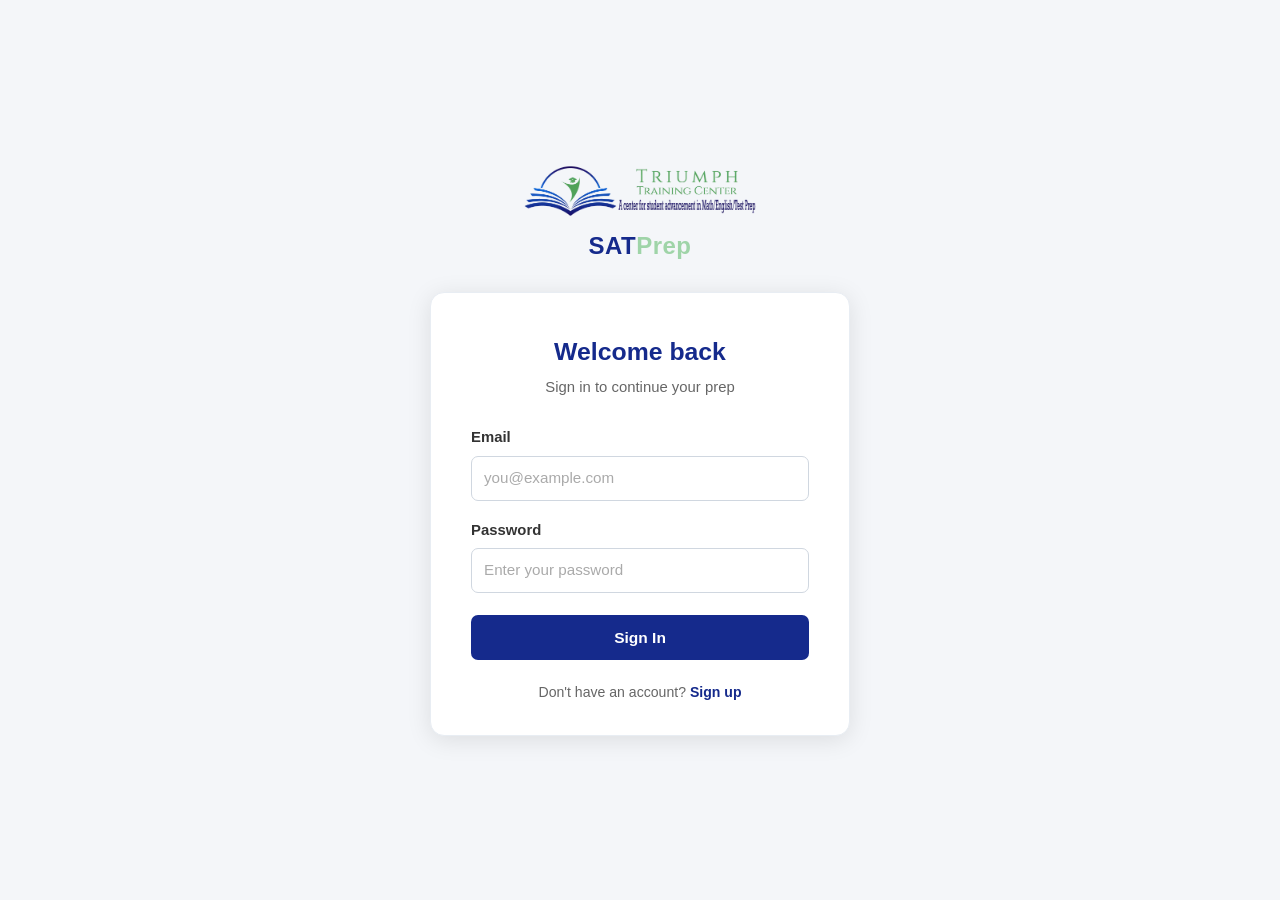
<file: index.html>
<!DOCTYPE html>
<html lang="en">
<head>
  <meta charset="UTF-8" />
  <meta name="viewport" content="width=device-width, initial-scale=1.0" />
  <title>SAT Prep – Home</title>
  <link rel="stylesheet" href="css/reset.css?v=2026-03-15" />
  <link rel="stylesheet" href="css/style.css?v=2026-03-15" />
  <link rel="stylesheet" href="css/index.css?v=2026-03-15" />
  <script src="js/auth.js"></script>
</head>
<body>
<script>requireAuth();</script>

  <nav class="navbar">
    <div class="logo"><img src="logo.webp" alt="Logo" style="height:36px;width:auto;display:block;flex-shrink:0;"> SAT<span>Prep</span></div>
    <ul class="nav-links">
      <li><a href="index.html" class="active">Home</a></li>
      <li><a href="results.html">Results</a></li>
      <li><a href="account.html">Account</a></li>
      <li id="adminNavLink" class="hidden"><a href="admin.html">Admin Dashboard</a></li>
    </ul>
    <script>
      if (sessionStorage.getItem('userRole') === 'admin') {
        document.getElementById('adminNavLink').classList.remove('hidden');
      }
    </script>
    <div class="notif-wrap" id="notifWrap">
      <button class="notif-bell" id="notifBell" aria-label="Notifications">
        <svg width="20" height="20" viewBox="0 0 24 24" fill="none" stroke="currentColor" stroke-width="2" stroke-linecap="round" stroke-linejoin="round">
          <path d="M18 8A6 6 0 0 0 6 8c0 7-3 9-3 9h18s-3-2-3-9"/><path d="M13.73 21a2 2 0 0 1-3.46 0"/>
        </svg>
        <span class="notif-badge hidden" id="notifBadge"></span>
      </button>
      <div class="notif-pane hidden" id="notifPane">
        <div class="notif-pane-head">
          <span class="notif-pane-title">Notifications</span>
          <button class="notif-mark-all" id="notifMarkAll">Mark all read</button>
        </div>
        <div class="notif-prefs">
          <label class="notif-pref-label"><input type="checkbox" id="prefQuizReminders" /><span>Quiz Reminders</span></label>
          <label class="notif-pref-label"><input type="checkbox" id="prefWeeklyReports" /><span>Weekly Reports</span></label>
        </div>
        <ul class="notif-list" id="notifList">
          <li class="notif-empty">You're all caught up!</li>
        </ul>
      </div>
    </div>
    <button class="btn-signout" onclick="logout()">Sign Out</button>
  </nav>

  <main class="home-main">

    <!-- Left: primary content -->
    <div class="home-content">

      <!-- Section 1: Assigned Tests -->
      <section class="home-section">
        <div class="section-header">
          <h2>Your Assigned Tests</h2>
          <div class="toggle-group">
            <button class="toggle-btn toggle-active" onclick="setToggle(this, 'tests-active', 'tests-past')">Active</button>
            <button class="toggle-btn" onclick="setToggle(this, 'tests-past', 'tests-active')">Past</button>
          </div>
        </div>
        <div id="tests-active">
          <div class="assigned-empty">
            <svg width="40" height="40" viewBox="0 0 24 24" fill="none" stroke="currentColor" stroke-width="1.5">
              <rect x="3" y="4" width="18" height="16" rx="2"/>
              <path d="M8 2v4M16 2v4M3 10h18"/>
            </svg>
            <p>No active tests assigned.</p>
          </div>
        </div>
        <div id="tests-past" class="hidden">
          <div class="assigned-empty">
            <svg width="40" height="40" viewBox="0 0 24 24" fill="none" stroke="currentColor" stroke-width="1.5">
              <rect x="3" y="4" width="18" height="16" rx="2"/>
              <path d="M8 2v4M16 2v4M3 10h18"/>
            </svg>
            <p>No past tests found.</p>
          </div>
        </div>
      </section>

      <!-- Section 2: Practice -->
      <section class="home-section">
        <div class="section-header">
          <h2>Practice &amp; Prepare</h2>
          <div class="toggle-group">
            <button class="toggle-btn toggle-active" onclick="setToggle(this, 'practice-active', 'practice-past')">Active</button>
            <button class="toggle-btn" onclick="setToggle(this, 'practice-past', 'practice-active')">Past</button>
          </div>
        </div>
        <div id="practice-active">
          <div class="practice-cards">
            <a href="topic-questions.html" class="practice-card">
              <div class="practice-card-icon">
                <svg width="32" height="32" viewBox="0 0 24 24" fill="none" stroke="currentColor" stroke-width="1.5">
                  <path d="M12 20h9"/>
                  <path d="M16.5 3.5a2.121 2.121 0 0 1 3 3L7 19l-4 1 1-4L16.5 3.5z"/>
                </svg>
              </div>
              <div class="practice-card-text">
                <h3>Practice Problems</h3>
                <p>Work through targeted questions by topic — Math or Reading &amp; Writing.</p>
              </div>
              <span class="practice-card-arrow">→</span>
            </a>
            <a href="test-library.html" class="practice-card">
              <div class="practice-card-icon">
                <svg width="32" height="32" viewBox="0 0 24 24" fill="none" stroke="currentColor" stroke-width="1.5">
                  <path d="M4 19.5A2.5 2.5 0 0 1 6.5 17H20"/>
                  <path d="M6.5 2H20v20H6.5A2.5 2.5 0 0 1 4 19.5v-15A2.5 2.5 0 0 1 6.5 2z"/>
                </svg>
              </div>
              <div class="practice-card-text">
                <h3>Practice Test Library</h3>
                <p>Take the full-length practice tests your instructor has unlocked for you.</p>
              </div>
              <span class="practice-card-arrow">→</span>
            </a>
          </div>
        </div>
        <div id="practice-past" class="hidden">
          <div id="practiceHistory"></div>
        </div>
      </section>

    </div><!-- /home-content -->

    <!-- Right: motivational sidebar -->
    <aside class="home-sidebar">

      <!-- Goal Card -->
      <div class="goal-card">
        <div class="goal-card-header">
          <span class="goal-card-title">Score Goals</span>
          <button class="goal-edit-btn" id="goalEditBtn">Edit</button>
        </div>

        <!-- Total score summary -->
        <div class="goal-total">
          <div class="goal-total-scores">
            <div class="goal-total-block">
              <span class="goal-total-val" id="totalCurrentScore">—</span>
              <span class="goal-total-lbl">Current</span>
            </div>
            <div class="goal-total-arrow">
              <svg width="16" height="16" viewBox="0 0 24 24" fill="none" stroke="currentColor" stroke-width="2.5" stroke-linecap="round" stroke-linejoin="round">
                <path d="M5 12h14M13 6l6 6-6 6"/>
              </svg>
            </div>
            <div class="goal-total-block">
              <span class="goal-total-val goal-total-target" id="totalTargetScore">—</span>
              <span class="goal-total-lbl">Target</span>
            </div>
          </div>
          <div class="goal-total-bar-track">
            <div class="goal-total-bar-fill" id="totalBarFill" style="width:0%"></div>
            <div class="goal-total-bar-marker hidden" id="totalBarMarker"></div>
          </div>
          <div class="goal-total-gap" id="totalGapText">Set subject targets to see your total goal.</div>
        </div>

        <!-- Per-subject detail -->
        <div class="goal-subject-divider"></div>
        <div class="goal-subject-tabs">
          <button class="goal-subject-tab goal-subject-tab-active" data-subject="math">Math</button>
          <button class="goal-subject-tab" data-subject="rw">Reading & Writing</button>
        </div>
        <div class="goal-scores">
          <div class="goal-score-block">
            <span class="goal-score-val" id="currentScore">—</span>
            <span class="goal-score-lbl">Current</span>
          </div>
          <div class="goal-arrow">
            <svg width="18" height="18" viewBox="0 0 24 24" fill="none" stroke="currentColor" stroke-width="2.5" stroke-linecap="round" stroke-linejoin="round">
              <path d="M5 12h14M13 6l6 6-6 6"/>
            </svg>
          </div>
          <div class="goal-score-block">
            <span class="goal-score-val goal-score-target" id="targetScore">—</span>
            <span class="goal-score-lbl">Target</span>
          </div>
        </div>
        <div class="goal-bar-wrap">
          <div class="goal-bar-track">
            <div class="goal-bar-fill" id="goalBarFill" style="width:0%"></div>
            <div class="goal-bar-marker hidden" id="goalBarMarker"></div>
          </div>
          <div class="goal-bar-ends">
            <span>200</span><span>800</span>
          </div>
        </div>
        <div class="goal-gap-text" id="goalGapText">Set a target to track your progress.</div>
        <div class="goal-edit-row hidden" id="goalEditRow">
          <input type="number" id="goalInput" min="200" max="800" step="10" placeholder="e.g. 700" />
          <button id="goalSaveBtn">Save</button>
        </div>
      </div>

      <div class="streak-card">
        <div class="streak-left">
          <span class="streak-flame">🔥</span>
          <div>
            <div class="streak-count" id="streakCount">0</div>
            <div class="streak-label">day streak</div>
          </div>
        </div>
        <div class="streak-divider"></div>
        <div class="streak-stats">
          <div class="streak-stat">
            <span class="streak-stat-val" id="statTotal">0</span>
            <span class="streak-stat-lbl">questions answered</span>
          </div>
          <div class="streak-stat">
            <span class="streak-stat-val" id="statSessions">0</span>
            <span class="streak-stat-lbl">tests completed</span>
          </div>
        </div>
        <div class="streak-message" id="streakMessage">Start practicing to build your streak!</div>
      </div>

      <div class="activity-card">
        <div class="activity-header">Recent Activity</div>
        <ul class="activity-list" id="activityList">
          <li class="activity-empty">No activity yet — jump into a practice session!</li>
        </ul>
      </div>

      <!-- Score Trend -->
      <div class="trend-card" id="trendCard" style="display:none">
        <div class="trend-header">
          <span class="trend-title">Score Trend</span>
          <span class="trend-delta" id="trendDelta"></span>
        </div>
        <svg id="trendChart" class="trend-svg" viewBox="0 0 220 60" preserveAspectRatio="none"></svg>
        <div class="trend-labels" id="trendLabels"></div>
      </div>

      <!-- Weak Skills -->
      <div class="weak-card" id="weakCard" style="display:none">
        <div class="trend-header">
          <span class="trend-title">Needs Work</span>
        </div>
        <ul class="weak-list" id="weakList"></ul>
      </div>

    </aside>

  </main>

  <!-- Past Test Review Modal -->
  <div id="pastReviewModal" class="past-review-modal" role="dialog" aria-modal="true" aria-labelledby="prTitle">
    <div class="past-review-backdrop" onclick="closePastReview()"></div>
    <div class="past-review-panel">

      <div class="past-review-header">
        <div class="past-review-title-group">
          <h2 class="past-review-title" id="prTitle">Full Practice Test</h2>
          <span class="past-review-date" id="prDate"></span>
        </div>
        <button class="past-review-close" onclick="closePastReview()" aria-label="Close">
          <svg width="20" height="20" viewBox="0 0 24 24" fill="none" stroke="currentColor" stroke-width="2" stroke-linecap="round" stroke-linejoin="round"><line x1="18" y1="6" x2="6" y2="18"/><line x1="6" y1="6" x2="18" y2="18"/></svg>
        </button>
      </div>

      <!-- Overview Stats (also act as filter buttons) -->
      <div class="past-overview-grid">
        <button class="past-overview-stat past-overview-incorrect" id="prTabIncorrect" onclick="switchReviewTab('incorrect')">
          <span class="past-overview-val" id="prIncorrect">0</span>
          <span class="past-overview-lbl">Wrong</span>
        </button>
        <button class="past-overview-stat past-overview-skipped" id="prTabSkipped" onclick="switchReviewTab('skipped')">
          <span class="past-overview-val" id="prSkipped">0</span>
          <span class="past-overview-lbl">Skipped</span>
        </button>
        <button class="past-overview-stat past-overview-correct" id="prTabCorrect" onclick="switchReviewTab('correct')">
          <span class="past-overview-val" id="prCorrect">0</span>
          <span class="past-overview-lbl">Correct</span>
        </button>
        <div class="past-overview-stat past-overview-accuracy">
          <span class="past-overview-val" id="prAccuracy">0%</span>
          <span class="past-overview-lbl">Accuracy</span>
        </div>
      </div>

      <!-- Quiz Review -->
      <div id="prQuizSection">

        <div class="pr-quiz-progress-wrap">
          <div class="pr-quiz-progress-bar-track">
            <div class="pr-quiz-progress-bar-fill" id="prProgressBar" style="width:0%"></div>
          </div>
          <span class="pr-quiz-progress-text" id="prProgress">1 / 1</span>
        </div>

        <div class="pr-question-card">
          <div class="pr-question-meta">
            <span class="pr-subject-tag" id="prSubject"></span>
          </div>
          <div class="pr-passage" id="prPassage" style="display:none"></div>
          <div class="pr-question-text" id="prQuestionText"></div>
          <div class="pr-choices" id="prChoices"></div>
        </div>

        <div class="pr-footer">
          <div class="pr-feedback hidden" id="prFeedback"></div>
          <div class="pr-footer-btns">
            <button class="pr-nav-btn" id="prPrev" onclick="reviewPrev()">&#8592; Prev</button>
            <button class="pr-check-btn" id="prCheckBtn" onclick="checkReviewAnswer()" disabled>Check Answer</button>
            <button class="pr-nav-btn pr-nav-next hidden" id="prNext" onclick="reviewNext()">Next &#8594;</button>
          </div>
        </div>

      </div>

    </div>
  </div>

  <script src="js/accessibility.js"></script>
  <script src="js/notifications.js"></script>
  <script src="js/goal.js"></script>
  <script src="js/streak.js"></script>
  <script src="js/past-tests.js"></script>
  <script src="js/assigned-tests.js"></script>
</body>
</html>
</file>
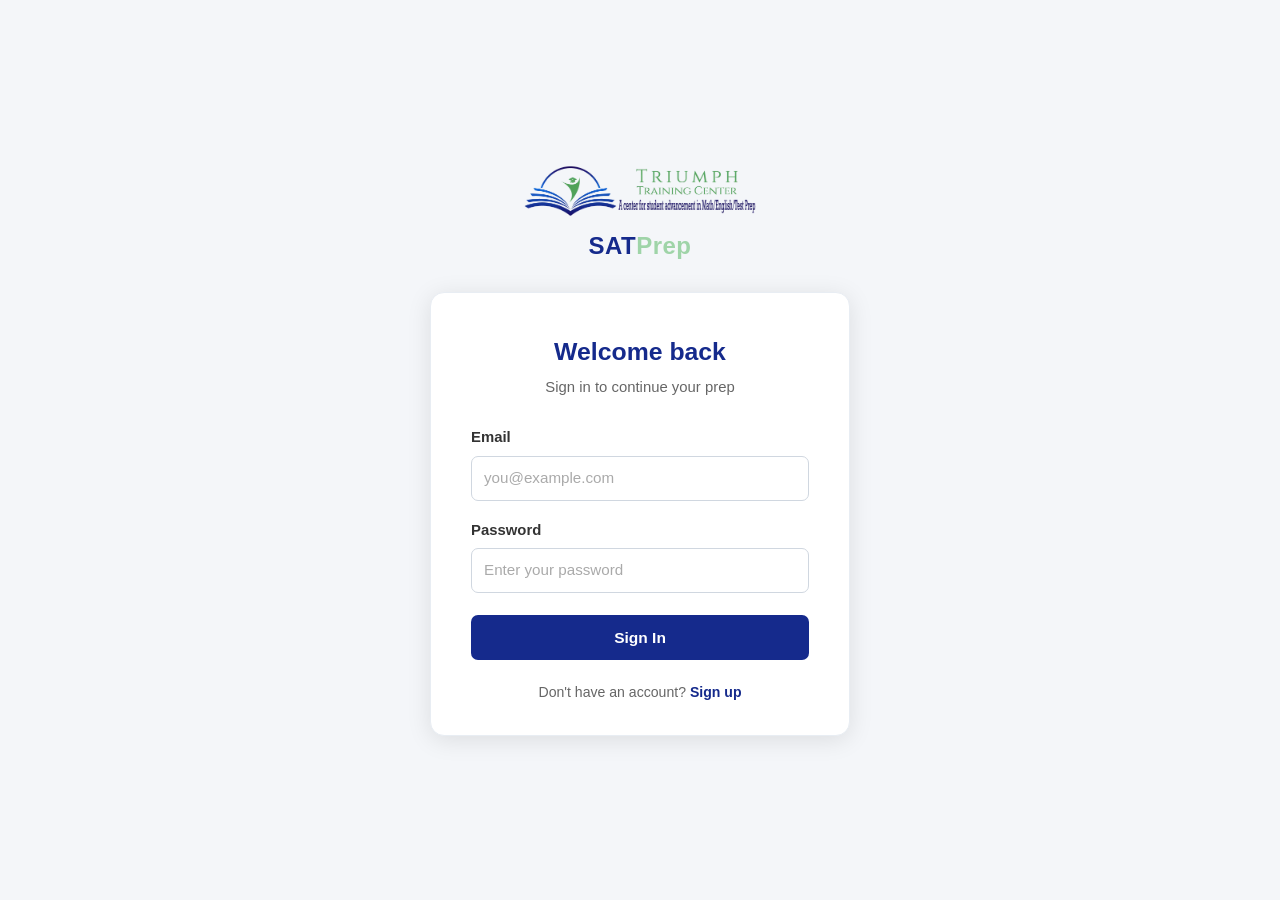
<file: account.html>
<!DOCTYPE html>
<html lang="en">
<head>
  <meta charset="UTF-8" />
  <meta name="viewport" content="width=device-width, initial-scale=1.0" />
  <title>SAT Prep – Account</title>
  <link rel="stylesheet" href="css/reset.css?v=2026-03-15" />
  <link rel="stylesheet" href="css/style.css?v=2026-03-15" />
  <script src="js/auth.js"></script>
</head>
<body>
<script>requireAuth();</script>

  <nav class="navbar">
    <div class="logo"><img src="logo.webp" alt="Logo" style="height:36px;width:auto;display:block;flex-shrink:0;"> SAT<span>Prep</span></div>
    <ul class="nav-links" id="navLinks">
      <li><a href="index.html">Home</a></li>
      <li><a href="test-library.html">Practice Tests</a></li>
      <li><a href="results.html">Results</a></li>
      <li><a href="topic-questions.html">Topic Questions</a></li>
      <li><a href="account.html" class="active">Account</a></li>
    </ul>
    <script>
      if (sessionStorage.getItem('userRole') === 'admin') {
        document.getElementById('navLinks').innerHTML =
          '<li><a href="admin.html">Dashboard</a></li>' +
          '<li><a href="index.html">Student View</a></li>' +
          '<li><a href="account.html" class="active">Account</a></li>';
      }
    </script>
    <div class="notif-wrap" id="notifWrap">

      <button class="notif-bell" id="notifBell" aria-label="Notifications">
        <svg width="20" height="20" viewBox="0 0 24 24" fill="none" stroke="currentColor" stroke-width="2" stroke-linecap="round" stroke-linejoin="round">
          <path d="M18 8A6 6 0 0 0 6 8c0 7-3 9-3 9h18s-3-2-3-9"/><path d="M13.73 21a2 2 0 0 1-3.46 0"/>
        </svg>
        <span class="notif-badge hidden" id="notifBadge"></span>
      </button>
      <div class="notif-pane hidden" id="notifPane">
        <div class="notif-pane-head">
          <span class="notif-pane-title">Notifications</span>
          <button class="notif-mark-all" id="notifMarkAll">Mark all read</button>
        </div>
        <div class="notif-prefs">
          <label class="notif-pref-label"><input type="checkbox" id="prefQuizReminders" /><span>Quiz Reminders</span></label>
          <label class="notif-pref-label"><input type="checkbox" id="prefWeeklyReports" /><span>Weekly Reports</span></label>
        </div>
        <ul class="notif-list" id="notifList">
          <li class="notif-empty">You're all caught up!</li>
        </ul>
      </div>
    </div>
    <button class="btn-signout" onclick="logout()">Sign Out</button>
  </nav>

  <div class="page-container">
    <div class="placeholder-hero">
      <h1>Account</h1>
      <p>Manage your profile, settings, and sign-in preferences.</p>
    </div>
    <div class="placeholder-cards">
      <div class="card" id="profile-card" onclick="openProfileModal()">
        <h3>Profile</h3>
        <p>Update your name and email address.</p>
      </div>
      <div class="card" id="settings-card" onclick="openSettingsModal()">
        <h3>Settings</h3>
        <p>Adjust notifications, accessibility options, and preferences.</p>
      </div>
      <div class="card" id="security-card" onclick="openSecurityModal()">
        <h3>Security</h3>
        <p>Set up two-factor authentication for your account.</p>
      </div>
    </div>
  </div>

  <!-- Settings Modal -->
  <div id="settings-modal" class="modal hidden">
    <div class="modal-content">
      <div class="modal-header">
        <h2>Settings</h2>
        <button class="modal-close" onclick="closeSettingsModal()">&times;</button>
      </div>
      <form id="settings-form" class="settings-form profile-form">
        <!-- Notifications Section -->
        <div class="settings-section">
          <h3>Notifications</h3>
          <div class="form-group">
            <label class="form-checkbox">
              <input type="checkbox" id="emailNotifications" name="emailNotifications" />
              <span>Email Notifications</span>
            </label>
          </div>
        </div>

        <!-- Accessibility Section -->
        <div class="settings-section">
          <h3>Accessibility</h3>
          <div class="form-group">
            <label class="form-checkbox">
              <input type="checkbox" id="darkMode" name="darkMode" />
              <span>Dark Mode</span>
            </label>
          </div>
          <div class="form-group">
            <label class="form-checkbox">
              <input type="checkbox" id="largeText" name="largeText" />
              <span>Large Text</span>
            </label>
          </div>
          <div class="form-group">
            <label class="form-checkbox">
              <input type="checkbox" id="highContrast" name="highContrast" />
              <span>High Contrast</span>
            </label>
          </div>
        </div>

        <!-- Preferences Section -->
        <div class="settings-section">
          <h3>Preferences</h3>
          <div class="form-group">
            <label for="language">Language</label>
            <select id="language" name="language">
              <option value="english">English</option>
              <option value="spanish">Spanish</option>
              <option value="french">French</option>
              <option value="chinese">Chinese</option>
            </select>
          </div>
          <div class="form-group">
            <label for="learningPace">Learning Pace</label>
            <select id="learningPace" name="learningPace">
              <option value="slow">Slow (Detailed)</option>
              <option value="moderate">Moderate (Balanced)</option>
              <option value="fast">Fast (Condensed)</option>
            </select>
          </div>
          <div class="form-group">
            <label for="studyGoal">Weekly Study Goal (hours)</label>
            <input type="number" id="studyGoal" name="studyGoal" min="1" max="50" placeholder="Enter hours per week" />
          </div>
        </div>

        <div class="form-actions">
          <button type="button" class="btn btn-outline" onclick="closeSettingsModal()">Cancel</button>
          <button type="submit" class="btn btn-primary">Save Settings</button>
        </div>
      </form>
    </div>
  </div>

  <!-- Security Modal -->
  <div id="security-modal" class="modal hidden">
    <div class="modal-content">
      <div class="modal-header">
        <h2>Two-Factor Authentication</h2>
        <button class="modal-close" onclick="closeSecurityModal()">&times;</button>
      </div>

      <div class="security-body">
        <!-- State: 2FA disabled -->
        <div id="mfa-disabled-view" class="settings-section hidden">
          <p>Add an extra layer of security to your account by requiring a code from an authenticator app when you sign in.</p>
          <div class="form-actions">
            <button type="button" class="btn btn-primary" id="startEnrollBtn">Enable Two-Factor Authentication</button>
          </div>
        </div>

        <!-- State: enrollment in progress -->
        <div id="mfa-enroll-view" class="settings-section hidden">
          <p>Scan this QR code with your authenticator app (e.g. Google Authenticator, Authy):</p>
          <div id="mfa-qr-container" class="mfa-qr-container"></div>
          <p class="mfa-manual-label">Can't scan it? Enter this code manually:</p>
          <code id="mfa-manual-secret" class="mfa-manual-secret"></code>

          <form id="mfa-confirm-form" class="settings-form">
            <div class="form-group">
              <label for="mfaEnrollCode">Enter the 6-digit code from your app</label>
              <input type="text" id="mfaEnrollCode" name="mfaEnrollCode" inputmode="numeric" maxlength="6" placeholder="123456" required />
              <p class="field-error" id="mfaEnrollCodeError">Please enter the 6-digit code.</p>
            </div>
            <div class="form-actions">
              <button type="button" class="btn btn-outline" id="cancelEnrollBtn">Cancel</button>
              <button type="submit" class="btn btn-primary">Confirm & Enable</button>
            </div>
          </form>
        </div>

        <!-- State: 2FA enabled -->
        <div id="mfa-enabled-view" class="settings-section hidden">
          <p class="mfa-status-on">Two-factor authentication is <strong>enabled</strong> on your account.</p>
          <div class="form-actions">
            <button type="button" class="btn btn-outline-danger" id="showDisableFormBtn">Disable Two-Factor Authentication</button>
          </div>
        </div>
      </div>
    </div>
  </div>

  <!-- Disable 2FA Confirmation Dialog (nested on top of Security modal) -->
  <div id="disable-2fa-dialog" class="modal hidden">
    <div class="confirm-dialog">
      <h3>Turn off two-factor authentication?</h3>
      <p>Turning off two-factor authentication will make your account less secure.</p>
      <form id="mfa-disable-form">
        <div class="form-group">
          <label for="mfaDisablePassword">Password</label>
          <input type="password" id="mfaDisablePassword" name="mfaDisablePassword" autocomplete="current-password" required />
          <p class="field-error" id="mfaDisableError"></p>
        </div>
        <div class="form-actions">
          <button type="button" class="btn btn-outline" id="cancelDisableBtn">Cancel</button>
          <button type="submit" class="btn btn-outline-danger">Turn off</button>
        </div>
      </form>
    </div>
  </div>

  <!-- Profile Modal -->
  <div id="profile-modal" class="modal hidden">
    <div class="modal-content">
      <div class="modal-header">
        <h2>Edit Profile</h2>
        <button class="modal-close" onclick="closeProfileModal()">&times;</button>
      </div>
      <form id="profile-form" class="profile-form">
        <div class="form-group">
          <label for="fullName">Full Name</label>
          <input type="text" id="fullName" name="fullName" placeholder="Enter your full name" required />
        </div>
        <div class="form-group">
          <label for="email">Email</label>
          <input type="email" id="email" name="email" placeholder="Enter your email address" required />
        </div>
        <div class="form-actions">
          <button type="button" class="btn btn-outline" onclick="closeProfileModal()">Cancel</button>
          <button type="submit" class="btn btn-primary">Save Changes</button>
        </div>
      </form>
    </div>
  </div>

  <footer class="footer">
    <p>© 2026 SAT Prep Platform</p>
  </footer>

  <script src="js/accessibility.js"></script>
  <script src="js/notifications.js"></script>
  <script src="js/settings.js"></script>
  <script src="js/profile.js"></script>
  <script src="js/security.js"></script>

</body>
</html>
</file>
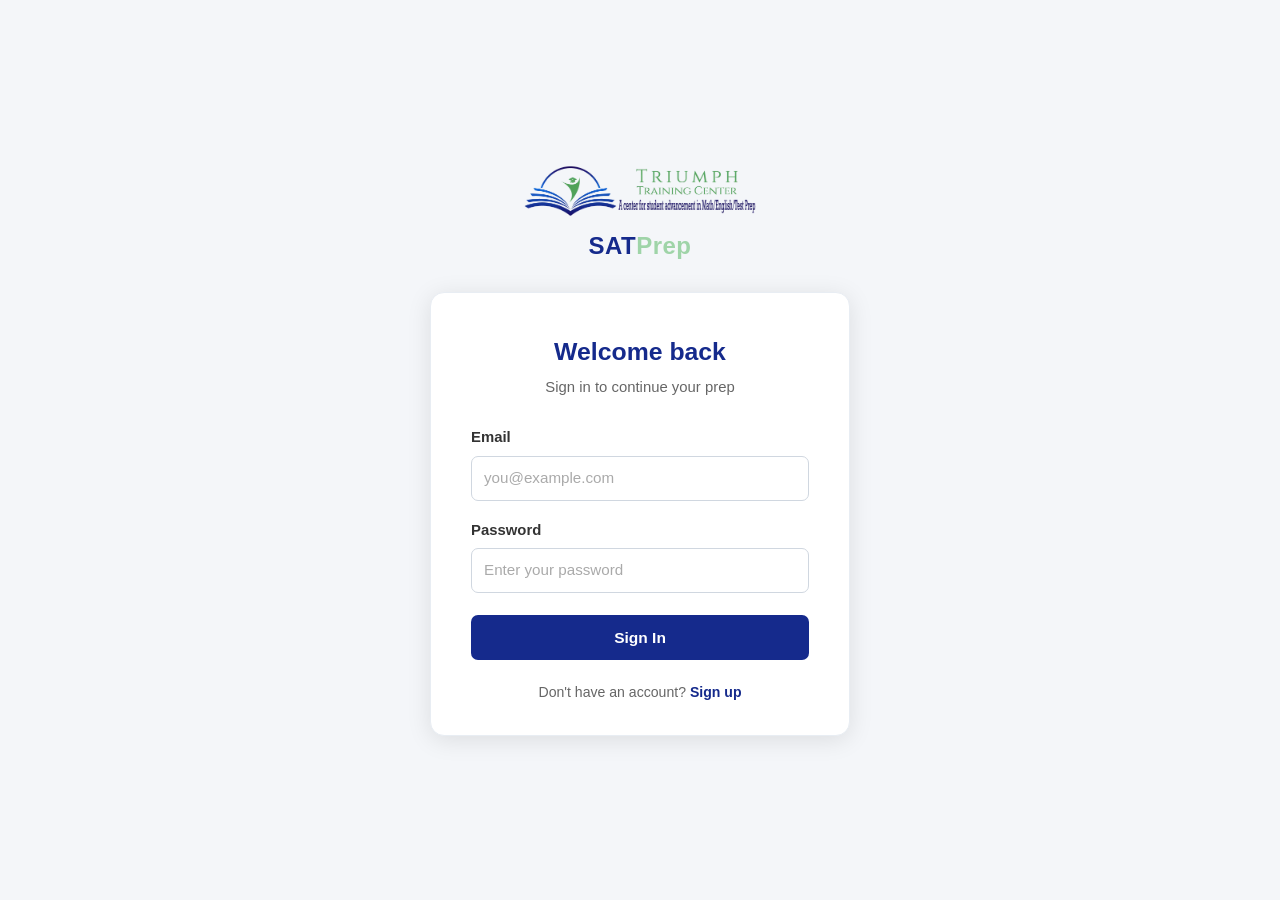
<file: category.html>
<!DOCTYPE html>
<html lang="en">
<head>
  <meta charset="UTF-8" />
  <meta name="viewport" content="width=device-width, initial-scale=1.0" />
  <title>SAT Prep – Practice</title>
  <link rel="stylesheet" href="css/reset.css?v=2026-03-15" />
  <link rel="stylesheet" href="css/style.css?v=2026-03-15" />
  <link rel="stylesheet" href="css/category.css?v=2026-03-15" />
  <script src="js/auth.js"></script>
</head>
<body>
<script>requireAuth();</script>

  <nav class="navbar">
    <div class="logo"><img src="logo.webp" alt="Logo" style="height:36px;width:auto;display:block;flex-shrink:0;"> SAT<span>Prep</span></div>
    <ul class="nav-links">
      <li><a href="index.html">Home</a></li>
      <li><a href="test-library.html">Practice Tests</a></li>
      <li><a href="results.html">Results</a></li>
      <li><a href="topic-questions.html" class="active">Topic Questions</a></li>
      <li><a href="account.html">Account</a></li>
      <li id="adminNavLink" class="hidden"><a href="admin.html">Admin Dashboard</a></li>
    </ul>
    <script>if (sessionStorage.getItem('userRole') === 'admin') document.getElementById('adminNavLink').classList.remove('hidden');</script>
    <div class="notif-wrap" id="notifWrap">
      <button class="notif-bell" id="notifBell" aria-label="Notifications">
        <svg width="20" height="20" viewBox="0 0 24 24" fill="none" stroke="currentColor" stroke-width="2" stroke-linecap="round" stroke-linejoin="round">
          <path d="M18 8A6 6 0 0 0 6 8c0 7-3 9-3 9h18s-3-2-3-9"/><path d="M13.73 21a2 2 0 0 1-3.46 0"/>
        </svg>
        <span class="notif-badge hidden" id="notifBadge"></span>
      </button>
      <div class="notif-pane hidden" id="notifPane">
        <div class="notif-pane-head">
          <span class="notif-pane-title">Notifications</span>
          <button class="notif-mark-all" id="notifMarkAll">Mark all read</button>
        </div>
        <div class="notif-prefs">
          <label class="notif-pref-label"><input type="checkbox" id="prefQuizReminders" /><span>Quiz Reminders</span></label>
          <label class="notif-pref-label"><input type="checkbox" id="prefWeeklyReports" /><span>Weekly Reports</span></label>
        </div>
        <ul class="notif-list" id="notifList">
          <li class="notif-empty">You're all caught up!</li>
        </ul>
      </div>
    </div>
    <button class="btn-signout" onclick="logout()">Sign Out</button>
  </nav>

  <div class="page-container">

    <!-- Header -->
    <div class="cat-header">
      <a href="topic-questions.html" class="back-link">← Back to Topics</a>
      <h1 id="cat-title">Category</h1>
      <p id="cat-subject"></p>
    </div>

    <!-- Toolbar -->
    <div class="toolbar">
      <div class="toolbar-left">
        <div class="search-wrap">
          <svg width="15" height="15" viewBox="0 0 24 24" fill="none" stroke="currentColor" stroke-width="2.2">
            <circle cx="11" cy="11" r="8"/><path d="M21 21l-4.35-4.35"/>
          </svg>
          <input id="searchInput" class="search-input" type="text" placeholder="Search questions…" oninput="applyFilters()" />
        </div>
        <select id="diffFilter" class="filter-select" onchange="applyFilters()">
          <option value="">All Difficulties</option>
          <option value="easy">Easy</option>
          <option value="medium">Medium</option>
          <option value="hard">Hard</option>
        </select>
        <select id="statusFilter" class="filter-select" onchange="applyFilters()">
          <option value="">All Statuses</option>
          <option value="unattempted">Unattempted</option>
          <option value="correct">Correct</option>
          <option value="incorrect">Incorrect</option>
        </select>
      </div>
      <div class="toolbar-right">
        <span id="resultCount" class="result-count"></span>
        <select id="pageSizeSelect" class="filter-select" onchange="onPageSizeChange()">
          <option value="25">25 / page</option>
          <option value="50">50 / page</option>
          <option value="100">100 / page</option>
        </select>
      </div>
    </div>

    <!-- Column headers -->
    <div class="list-header">
      <span class="col-num">#</span>
      <span class="col-preview">Question</span>
      <span class="col-diff">Difficulty</span>
      <span class="col-status">Status</span>
      <span class="col-action"></span>
    </div>

    <!-- Question rows -->
    <div id="questionList" class="question-list"></div>

    <!-- Pagination -->
    <div class="pagination-bar" id="paginationBar"></div>

  </div>

  <!-- Question Modal -->
  <div class="q-modal-overlay hidden" id="modalOverlay" onclick="closeModal(event)">
    <div class="q-modal">
      <div class="q-modal-header">
        <div class="q-modal-meta">
          <span id="modalQNum" class="modal-qnum"></span>
          <span id="modalDiff" class="diff-badge"></span>
        </div>
        <button class="q-modal-close" onclick="closeModal()">✕</button>
      </div>
      <div class="q-modal-body">
        <p id="modalPassage" class="modal-passage"></p>
        <img id="modalImage" src="" alt="Question diagram" style="display:none;max-width:100%;margin:10px 0;border-radius:6px;" />
        <p id="modalQuestion" class="modal-question"></p>
        <div id="modalChoices" class="modal-choices"></div>
      </div>
      <div class="q-modal-footer">
        <button id="submitBtn" class="btn-check" onclick="submitAnswer()">Check Answer</button>
        <div id="modalFeedback" class="modal-feedback hidden"></div>
      </div>
    </div>
  </div>

  <script src="js/accessibility.js"></script>
  <script src="js/notifications.js"></script>
  <script src="js/category.js"></script>
</body>
</html>
</file>
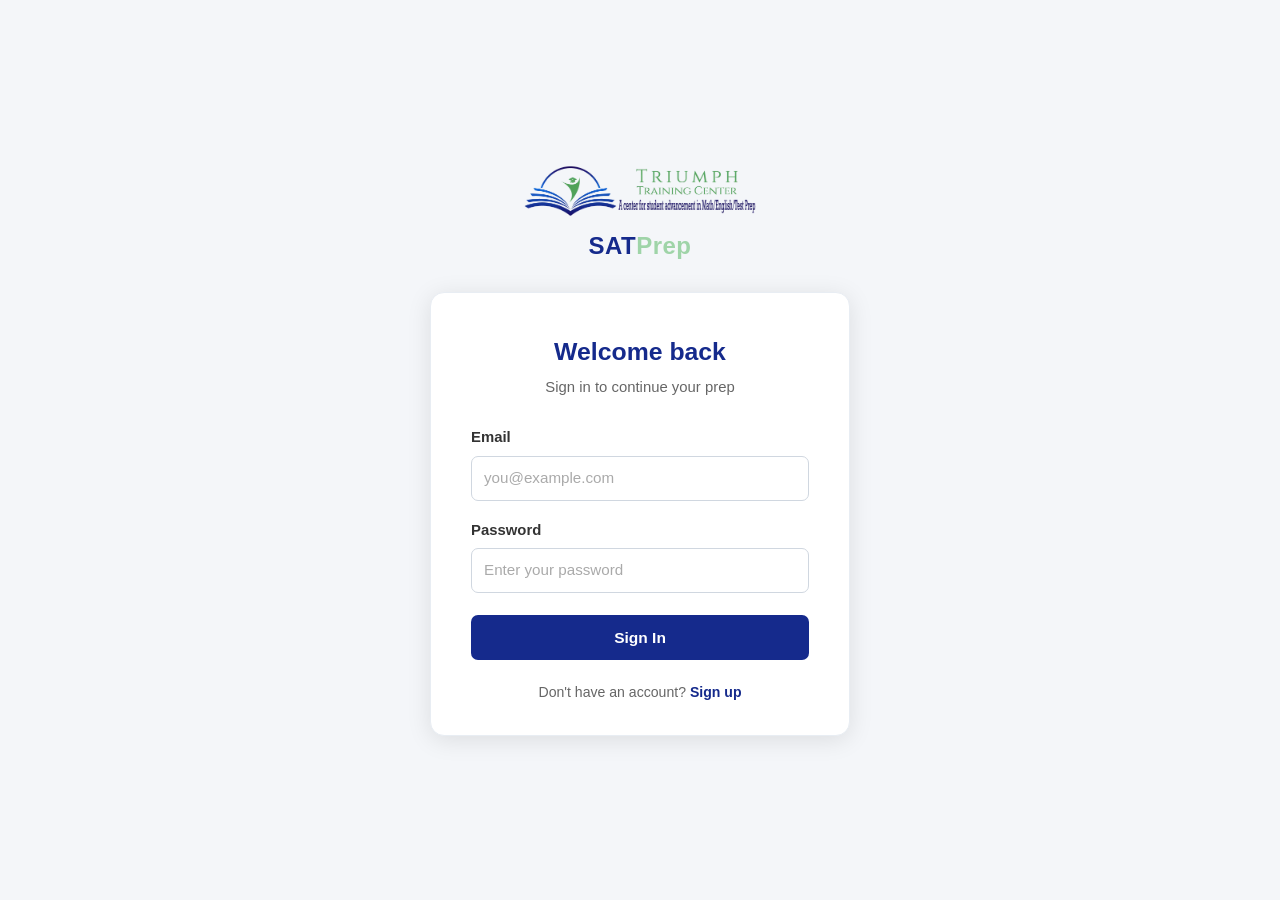
<file: login.html>
<!DOCTYPE html>
<html lang="en">
<head>
  <meta charset="UTF-8" />
  <meta name="viewport" content="width=device-width, initial-scale=1.0" />
  <title>SAT Prep – Sign In</title>
  <link rel="stylesheet" href="css/reset.css" />
  <link rel="stylesheet" href="css/style.css" />
  <link rel="stylesheet" href="css/auth.css" />
</head>
<body>

  <div class="auth-page">

    <div class="auth-logo"><img src="logo.webp" alt="Logo" style="height:54px;display:block;margin:0 auto 10px;"> SAT<span>Prep</span></div>

    <div class="auth-card">
      <h1 class="auth-heading">Welcome back</h1>
      <p class="auth-subheading">Sign in to continue your prep</p>

      <div class="auth-error-banner" id="errorBanner" role="alert"></div>

      <form id="loginForm" novalidate>

        <div class="form-group">
          <label for="email">Email</label>
          <input
            type="email"
            id="email"
            name="email"
            placeholder="you@example.com"
            autocomplete="email"
            required
          />
          <p class="field-error" id="emailError">Please enter a valid email address.</p>
        </div>

        <div class="form-group">
          <label for="password">Password</label>
          <input
            type="password"
            id="password"
            name="password"
            placeholder="Enter your password"
            autocomplete="current-password"
            required
          />
          <p class="field-error" id="passwordError">Password is required.</p>
        </div>

        <button type="submit" class="auth-submit" id="submitBtn">Sign In</button>

      </form>

      <p class="auth-switch">
        Don't have an account? <a href="signup.html">Sign up</a>
      </p>
    </div>

  </div>

  <script src="js/accessibility.js"></script>
  <script src="js/auth.js"></script>
  <script src="js/login.js"></script>

</body>
</html>
</file>
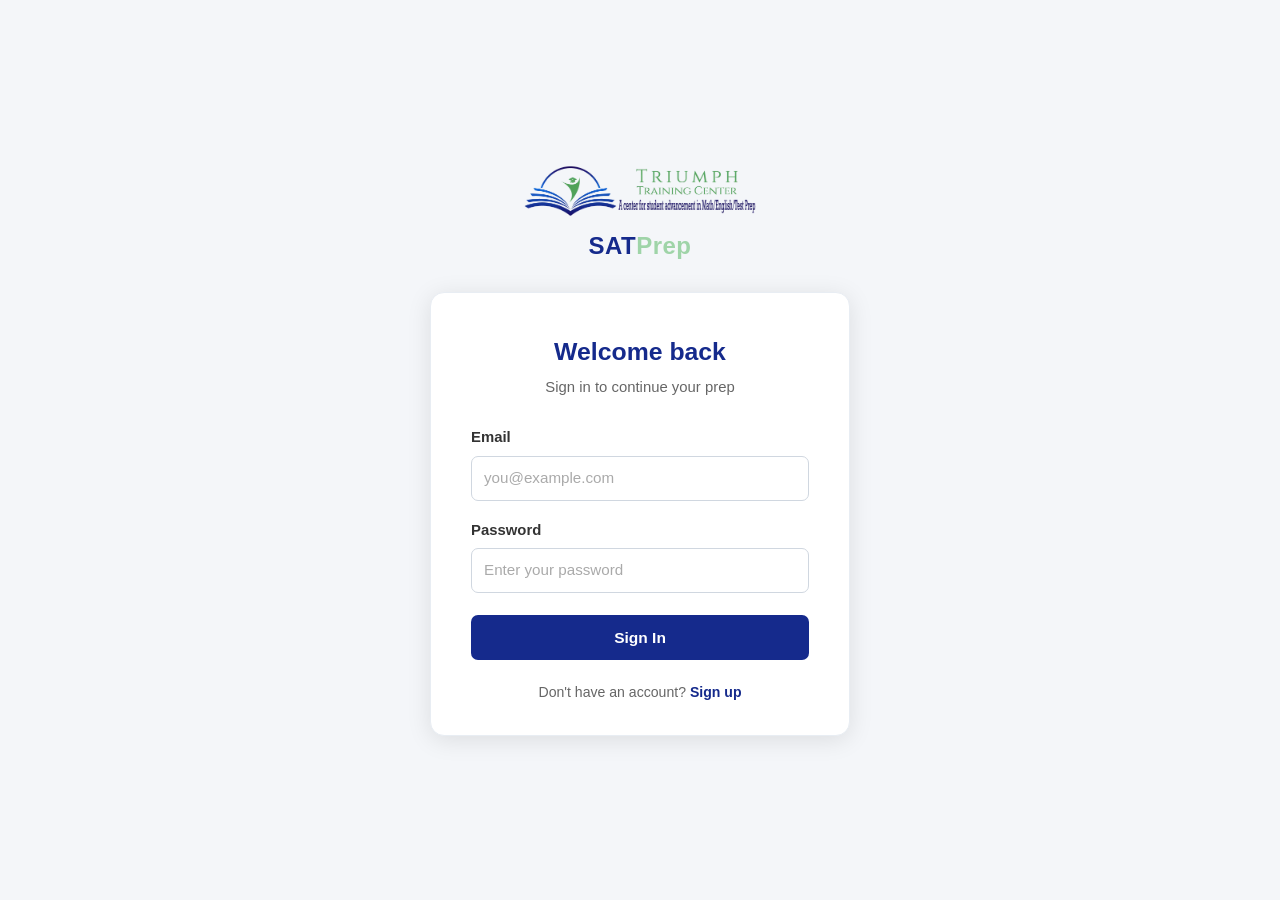
<file: results.html>
<!DOCTYPE html>
<html lang="en">
<head>
  <meta charset="UTF-8" />
  <meta name="viewport" content="width=device-width, initial-scale=1.0" />
  <title>SAT Prep – Results</title>
  <link rel="preconnect" href="https://fonts.googleapis.com" />
  <link rel="preconnect" href="https://fonts.gstatic.com" crossorigin />
  <link href="https://fonts.googleapis.com/css2?family=Inter:wght@400;500;600;700;800&display=swap" rel="stylesheet" />
  <link rel="stylesheet" href="css/reset.css?v=2026-03-14-2" />
  <link rel="stylesheet" href="css/style.css?v=2026-03-14-2" />
  <link rel="stylesheet" href="css/results.css?v=2026-03-14-2" />
  <script src="js/auth.js"></script>
</head>
<body>
<script>requireAuth();</script>

  <!-- Navbar -->
  <nav class="navbar">
    <div class="logo"><img src="logo.webp" alt="Logo" style="height:36px;width:auto;display:block;flex-shrink:0;"> SAT<span>Prep</span></div>
    <ul class="nav-links">
      <li><a href="index.html">Home</a></li>
      <li><a href="test-library.html">Practice Tests</a></li>
      <li><a href="results.html" class="active">Results</a></li>
      <li><a href="topic-questions.html">Topic Questions</a></li>
      <li><a href="account.html">Account</a></li>
      <li id="adminNavLink" class="hidden"><a href="admin.html">Admin Dashboard</a></li>
    </ul>
    <script>if (sessionStorage.getItem('userRole') === 'admin') document.getElementById('adminNavLink').classList.remove('hidden');</script>
    <div class="notif-wrap" id="notifWrap">
      <button class="notif-bell" id="notifBell" aria-label="Notifications">
        <svg width="20" height="20" viewBox="0 0 24 24" fill="none" stroke="currentColor" stroke-width="2" stroke-linecap="round" stroke-linejoin="round">
          <path d="M18 8A6 6 0 0 0 6 8c0 7-3 9-3 9h18s-3-2-3-9"/><path d="M13.73 21a2 2 0 0 1-3.46 0"/>
        </svg>
        <span class="notif-badge hidden" id="notifBadge"></span>
      </button>
      <div class="notif-pane hidden" id="notifPane">
        <div class="notif-pane-head">
          <span class="notif-pane-title">Notifications</span>
          <button class="notif-mark-all" id="notifMarkAll">Mark all read</button>
        </div>
        <div class="notif-prefs">
          <label class="notif-pref-label"><input type="checkbox" id="prefQuizReminders" /><span>Quiz Reminders</span></label>
          <label class="notif-pref-label"><input type="checkbox" id="prefWeeklyReports" /><span>Weekly Reports</span></label>
        </div>
        <ul class="notif-list" id="notifList">
          <li class="notif-empty">You're all caught up!</li>
        </ul>
      </div>
    </div>
    <button class="btn-signout" onclick="logout()">Sign Out</button>
  </nav>

  <!-- Tooltip -->
  <div class="q-tooltip" id="tooltip"></div>

  <div class="page-container">

    <!-- ── Past Results Picker ─────────────────────── -->
    <div class="past-results-bar hidden" id="pastResultsBar">
      <label for="pastResultsSelect">Past Results</label>
      <select id="pastResultsSelect" class="past-results-select" onchange="goToPastResult(this.value)"></select>
    </div>

    <!-- ── Empty State (no completed tests) ────────── -->
    <div id="resultsEmpty" class="results-empty hidden">
      <svg width="40" height="40" viewBox="0 0 24 24" fill="none" stroke="currentColor" stroke-width="1.5">
        <circle cx="12" cy="12" r="9"/>
        <path d="M9 12l2 2 4-4"/>
      </svg>
      <h3>No completed tests yet</h3>
      <p>Take a practice test to see your results here.</p>
      <a href="test-library.html" class="btn btn-primary">Practice Tests</a>
    </div>

    <div id="resultsContent">

    <!-- ── Score Hero ──────────────────────────────── -->
    <div class="results-hero">
      <div class="results-hero-left">
        <h2>Test Results</h2>
        <div class="test-name" id="hero-test-name">—</div>
        <div class="test-date" id="hero-test-date">—</div>
      </div>

      <div class="total-score-wrap">
        <div class="total-score-label">Total Score</div>
        <div class="total-score" id="hero-total-score">—<span class="total-score-max"> / 1600</span></div>
      </div>

      <div class="results-hero-meta">
        <div class="meta-item">
          <strong id="hero-percentile">—</strong>
          Estimated Percentile
        </div>
        <div class="meta-item">
          <strong id="hero-time">—</strong>
          Time Taken
        </div>
        <div class="meta-item">
          <strong id="hero-date">—</strong>
          Date
        </div>
      </div>
    </div>

    <!-- ── Section Score Cards ─────────────────────── -->
    <div class="section-scores">

      <div class="section-card rw">
        <h3>Reading &amp; Writing</h3>
        <div class="section-score-row">
          <div class="section-score-num" id="rw-score-num">—</div>
          <div class="section-score-max">/ 800</div>
        </div>
        <div class="section-score-bar-wrap">
          <div class="section-score-bar" id="rw-score-bar" style="width: 0%"></div>
        </div>
        <div class="section-stats">
          <div class="section-stat"><strong id="rw-correct">—</strong> Correct</div>
          <div class="section-stat"><strong id="rw-incorrect">—</strong> Incorrect</div>
          <div class="section-stat"><strong id="rw-skipped">—</strong> Skipped</div>
          <div class="section-stat"><strong id="rw-accuracy">—</strong> Accuracy</div>
        </div>
      </div>

      <div class="section-card math">
        <h3>Math</h3>
        <div class="section-score-row">
          <div class="section-score-num" id="math-score-num">—</div>
          <div class="section-score-max">/ 800</div>
        </div>
        <div class="section-score-bar-wrap">
          <div class="section-score-bar" id="math-score-bar" style="width: 0%"></div>
        </div>
        <div class="section-stats">
          <div class="section-stat"><strong id="math-correct">—</strong> Correct</div>
          <div class="section-stat"><strong id="math-incorrect">—</strong> Incorrect</div>
          <div class="section-stat"><strong id="math-skipped">—</strong> Skipped</div>
          <div class="section-stat"><strong id="math-accuracy">—</strong> Accuracy</div>
        </div>
      </div>

    </div>

    <!-- ── Summary Stats ──────────────────────────── -->
    <div class="summary-stats">
      <div class="stat-box" id="correct-btn" onclick="toggleCorrectQuestions()" style="cursor: pointer;">
        <div class="stat-val">—</div>
        <div class="stat-lbl">Correct</div>
      </div>
      <div class="stat-box" id="incorrect-btn" onclick="toggleIncorrectQuestions()" style="cursor: pointer;">
        <div class="stat-val">—</div>
        <div class="stat-lbl">Incorrect</div>
      </div>
      <div class="stat-box" id="skipped-btn" onclick="toggleSkippedQuestions()" style="cursor: pointer;">
        <div class="stat-val">—</div>
        <div class="stat-lbl">Skipped</div>
      </div>
      <div class="stat-box">
        <div class="stat-val" id="stat-accuracy">—</div>
        <div class="stat-lbl">Overall Accuracy</div>
      </div>
      <div class="stat-box">
        <div class="stat-val" id="stat-avg-time">—</div>
        <div class="stat-lbl">Avg Time / Q</div>
      </div>
    </div>

    <!-- ── Correct Questions Section ───────────────── -->
    <div id="correct-section" class="correct-section hidden">
      <div class="correct-header">
        <h3>Correct Questions Review</h3>
        <button class="correct-close" onclick="toggleCorrectQuestions()">&times;</button>
      </div>
      <div class="correct-list" id="correctList"></div>
    </div>

    <!-- ── Incorrect Questions Section ──────────────── -->
    <div id="incorrect-section" class="incorrect-section hidden">
      <div class="incorrect-header">
        <h3>Incorrect Questions Review</h3>
        <button class="incorrect-close" onclick="toggleIncorrectQuestions()">&times;</button>
      </div>
      <div class="incorrect-list" id="incorrectList"></div>
    </div>

    <!-- ── Skipped Questions Section ───────────────── -->
    <div id="skipped-section" class="skipped-section hidden">
      <div class="skipped-header">
        <h3>Skipped Questions Review</h3>
        <button class="skipped-close" onclick="toggleSkippedQuestions()">&times;</button>
      </div>
      <div class="skipped-list" id="skippedList"></div>
    </div>

    <!-- ── Skills Breakdown ───────────────────────── -->
    <div class="results-section">
      <h2>Performance by Skill</h2>
      <div class="skill-list" id="skillList"></div>
    </div>

    <!-- ── Question Review ────────────────────────── -->
    <div class="results-section">
      <h2>Question Review</h2>
      <div class="question-legend">
        <div class="legend-item"><div class="legend-dot correct"></div> Correct</div>
        <div class="legend-item"><div class="legend-dot incorrect"></div> Incorrect</div>
        <div class="legend-item"><div class="legend-dot skipped"></div> Skipped</div>
      </div>
      <div class="question-grid" id="questionGrid"></div>
    </div>

    </div><!-- /resultsContent -->

  </div>

  <!-- ── Question Modal ──────────────────────────── -->
  <div class="q-modal-overlay hidden" id="qModalOverlay" onclick="closeQuestionModal(event)">
    <div class="q-modal" id="qModal">
      <div class="q-modal-header">
        <div class="q-modal-meta">
          <span class="q-modal-num" id="qModalNum"></span>
          <span class="q-modal-topic" id="qModalTopic"></span>
          <span class="q-modal-module" id="qModalModule"></span>
        </div>
        <button class="q-modal-close" onclick="closeQuestionModal()">&times;</button>
      </div>

      <div class="q-modal-body">
        <div class="q-modal-passage" id="qModalPassage"></div>
        <p class="q-modal-question" id="qModalQuestion"></p>
        <ul class="q-modal-choices" id="qModalChoices"></ul>
      </div>

      <div class="q-modal-footer">
        <div class="q-modal-result" id="qModalResult"></div>
        <div class="q-modal-answer" id="qModalAnswer"></div>
      </div>
    </div>
  </div>

  <footer class="footer">© 2026 SAT Prep. All rights reserved.</footer>

  <!-- Question Preview Modal -->
  <div id="question-modal" class="question-modal hidden">
    <div class="question-modal-content">
      <div class="question-modal-header">
        <h2 id="question-modal-title">Question Preview</h2>
        <button class="question-modal-close" onclick="closeQuestionModal()">&times;</button>
      </div>
      <div class="question-modal-body">
        <div class="question-info">
          <span class="question-number" id="modal-question-num"></span>
          <span class="question-topic" id="modal-question-topic"></span>
          <span class="question-module" id="modal-question-module"></span>
          <span class="question-time" id="modal-question-time" style="font-size:.82rem;color:#888;margin-left:auto;"></span>
        </div>
        <div id="modal-passage"></div>
        <div class="question-text" id="modal-question-text"></div>
        <div class="question-answers">
          <div class="previous-answer">
            <h4>Your Answer</h4>
            <div id="modal-user-answer" class="user-answer-display"></div>
          </div>
          <div class="question-explanation" id="modal-explanation">
            <h4>Explanation</h4>
            <p id="modal-explanation-text"></p>
          </div>
          <div class="reanswer-section">
            <h4>Try Again</h4>
            <div id="modal-reanswer-options" class="reanswer-options"></div>
          </div>
        </div>
      </div>
    </div>
  </div>

  <script src="js/accessibility.js"></script>
  <script src="js/notifications.js"></script>
  <script src="js/results.js"></script>
</body>
</html>
</file>
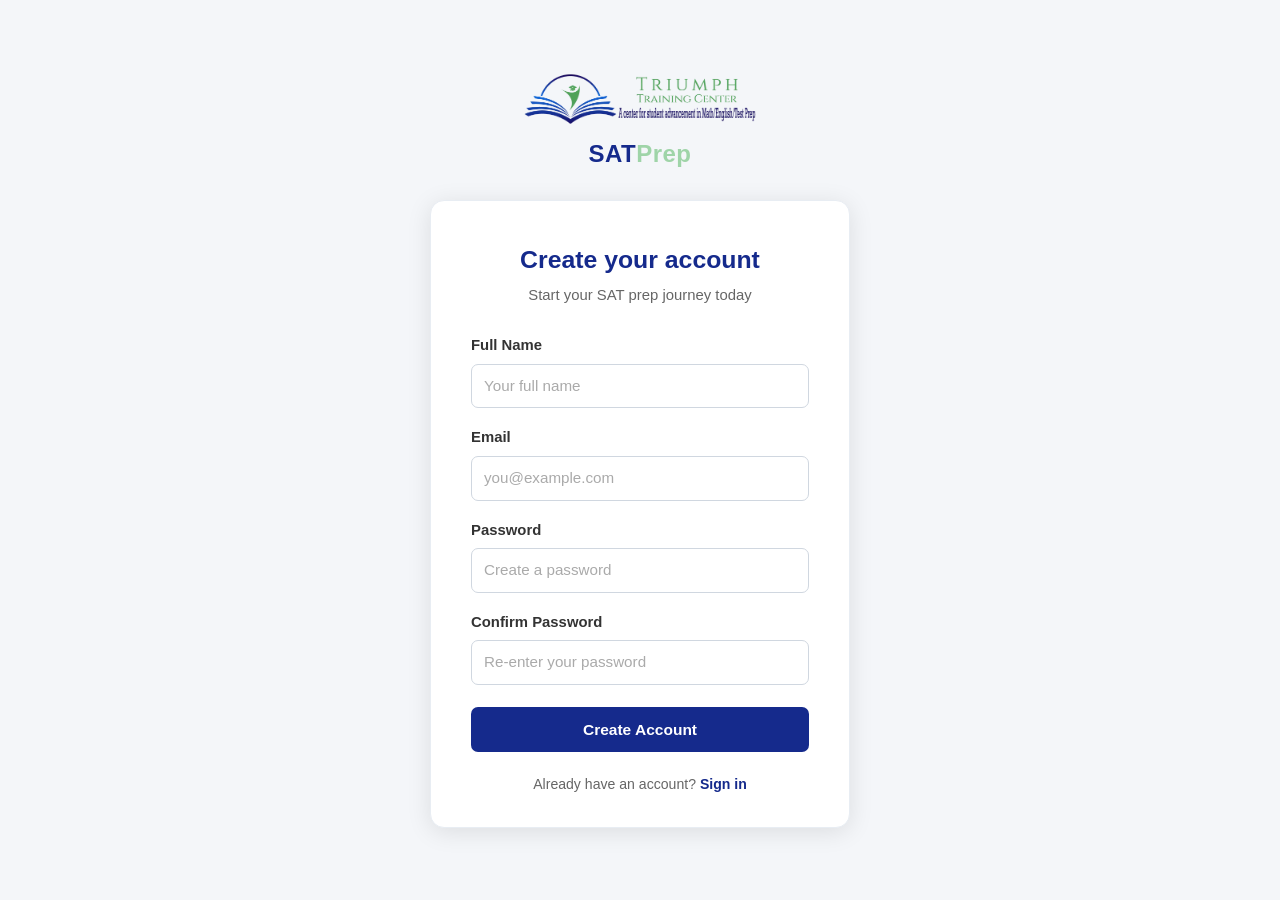
<file: signup.html>
<!DOCTYPE html>
<html lang="en">
<head>
  <meta charset="UTF-8" />
  <meta name="viewport" content="width=device-width, initial-scale=1.0" />
  <title>SAT Prep – Create Account</title>
  <link rel="stylesheet" href="css/reset.css" />
  <link rel="stylesheet" href="css/style.css" />
  <link rel="stylesheet" href="css/auth.css" />
</head>
<body>

  <div class="auth-page">

    <div class="auth-logo"><img src="logo.webp" alt="Logo" style="height:54px;display:block;margin:0 auto 10px;"> SAT<span>Prep</span></div>

    <div class="auth-card">
      <h1 class="auth-heading">Create your account</h1>
      <p class="auth-subheading">Start your SAT prep journey today</p>

      <div class="auth-error-banner" id="errorBanner" role="alert"></div>

      <form id="signupForm" novalidate>

        <div class="form-group">
          <label for="fullName">Full Name</label>
          <input
            type="text"
            id="fullName"
            name="fullName"
            placeholder="Your full name"
            autocomplete="name"
            required
          />
          <p class="field-error" id="fullNameError">Please enter your full name.</p>
        </div>

        <div class="form-group">
          <label for="email">Email</label>
          <input
            type="email"
            id="email"
            name="email"
            placeholder="you@example.com"
            autocomplete="email"
            required
          />
          <p class="field-error" id="emailError">Please enter a valid email address.</p>
        </div>

        <div class="form-group">
          <label for="password">Password</label>
          <input
            type="password"
            id="password"
            name="password"
            placeholder="Create a password"
            autocomplete="new-password"
            required
          />
          <div class="password-strength" id="passwordStrength">
            <div class="strength-bar"><div class="strength-fill" id="strengthFill"></div></div>
            <span class="strength-label" id="strengthLabel"></span>
          </div>
          <p class="field-error" id="passwordError">Password must be at least 8 characters.</p>
        </div>

        <div class="form-group">
          <label for="confirmPassword">Confirm Password</label>
          <input
            type="password"
            id="confirmPassword"
            name="confirmPassword"
            placeholder="Re-enter your password"
            autocomplete="new-password"
            required
          />
          <p class="field-error" id="confirmPasswordError">Passwords do not match.</p>
        </div>

        <button type="submit" class="auth-submit" id="submitBtn">Create Account</button>

      </form>

      <p class="auth-switch">
        Already have an account? <a href="login.html">Sign in</a>
      </p>
    </div>

  </div>

  <script src="js/accessibility.js"></script>
  <script src="js/auth.js"></script>
  <script src="js/signup.js"></script>

</body>
</html>
</file>
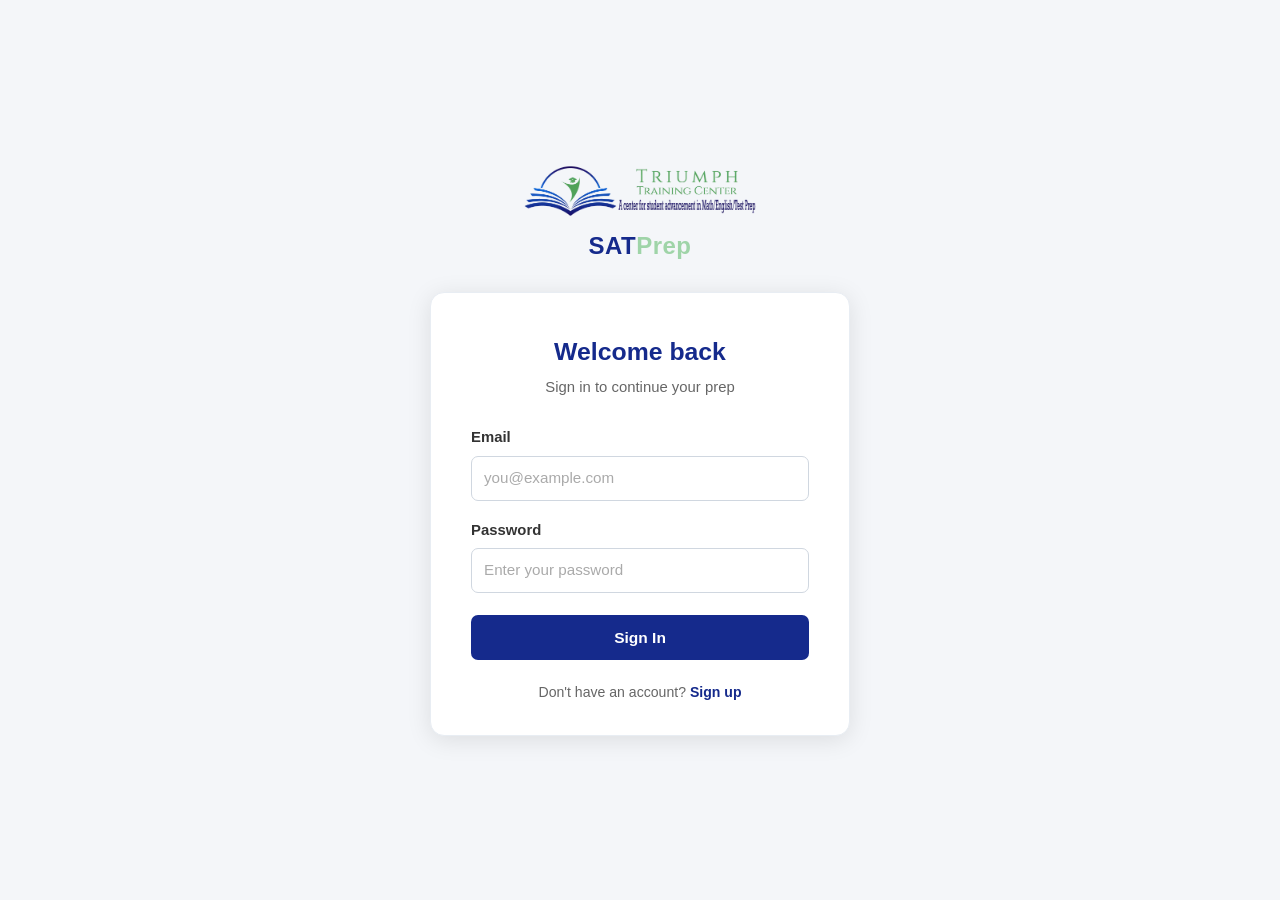
<file: test-library.html>
<!DOCTYPE html>
<html lang="en">
<head>
  <meta charset="UTF-8" />
  <meta name="viewport" content="width=device-width, initial-scale=1.0" />
  <title>SAT Prep – Practice Test Library</title>
  <link rel="stylesheet" href="css/reset.css?v=2026-03-15" />
  <link rel="stylesheet" href="css/style.css?v=2026-03-15" />
  <link rel="stylesheet" href="css/index.css?v=2026-03-15" />
  <script src="js/auth.js"></script>
</head>
<body>
<script>requireAuth();</script>

  <nav class="navbar">
    <div class="logo"><img src="logo.webp" alt="Logo" style="height:36px;width:auto;display:block;flex-shrink:0;"> SAT<span>Prep</span></div>
    <ul class="nav-links">
      <li><a href="index.html">Home</a></li>
      <li><a href="test-library.html" class="active">Practice Tests</a></li>
      <li><a href="results.html">Results</a></li>
      <li><a href="topic-questions.html">Topic Questions</a></li>
      <li><a href="account.html">Account</a></li>
      <li id="adminNavLink" class="hidden"><a href="admin.html">Admin Dashboard</a></li>
    </ul>
    <script>if (sessionStorage.getItem('userRole') === 'admin') document.getElementById('adminNavLink').classList.remove('hidden');</script>
    <div class="notif-wrap" id="notifWrap">
      <button class="notif-bell" id="notifBell" aria-label="Notifications">
        <svg width="20" height="20" viewBox="0 0 24 24" fill="none" stroke="currentColor" stroke-width="2" stroke-linecap="round" stroke-linejoin="round">
          <path d="M18 8A6 6 0 0 0 6 8c0 7-3 9-3 9h18s-3-2-3-9"/><path d="M13.73 21a2 2 0 0 1-3.46 0"/>
        </svg>
        <span class="notif-badge hidden" id="notifBadge"></span>
      </button>
      <div class="notif-pane hidden" id="notifPane">
        <div class="notif-pane-head">
          <span class="notif-pane-title">Notifications</span>
          <button class="notif-mark-all" id="notifMarkAll">Mark all read</button>
        </div>
        <div class="notif-prefs">
          <label class="notif-pref-label"><input type="checkbox" id="prefQuizReminders" /><span>Quiz Reminders</span></label>
          <label class="notif-pref-label"><input type="checkbox" id="prefWeeklyReports" /><span>Weekly Reports</span></label>
        </div>
        <ul class="notif-list" id="notifList">
          <li class="notif-empty">You're all caught up!</li>
        </ul>
      </div>
    </div>
    <button class="btn-signout" onclick="logout()">Sign Out</button>
  </nav>

  <div class="page-container">
    <section class="home-section">
      <div class="section-header">
        <h2>Practice Test Library</h2>
      </div>
      <p style="color:#777;margin:-4px 0 16px">Full-length, timed practice tests your instructor has unlocked for you.</p>
      <div id="libraryList">
        <div class="assigned-empty"><p>Loading tests…</p></div>
      </div>
    </section>
  </div>

  <script src="js/accessibility.js"></script>
  <script src="js/notifications.js"></script>
  <script src="js/test-library.js"></script>
</body>
</html>
</file>
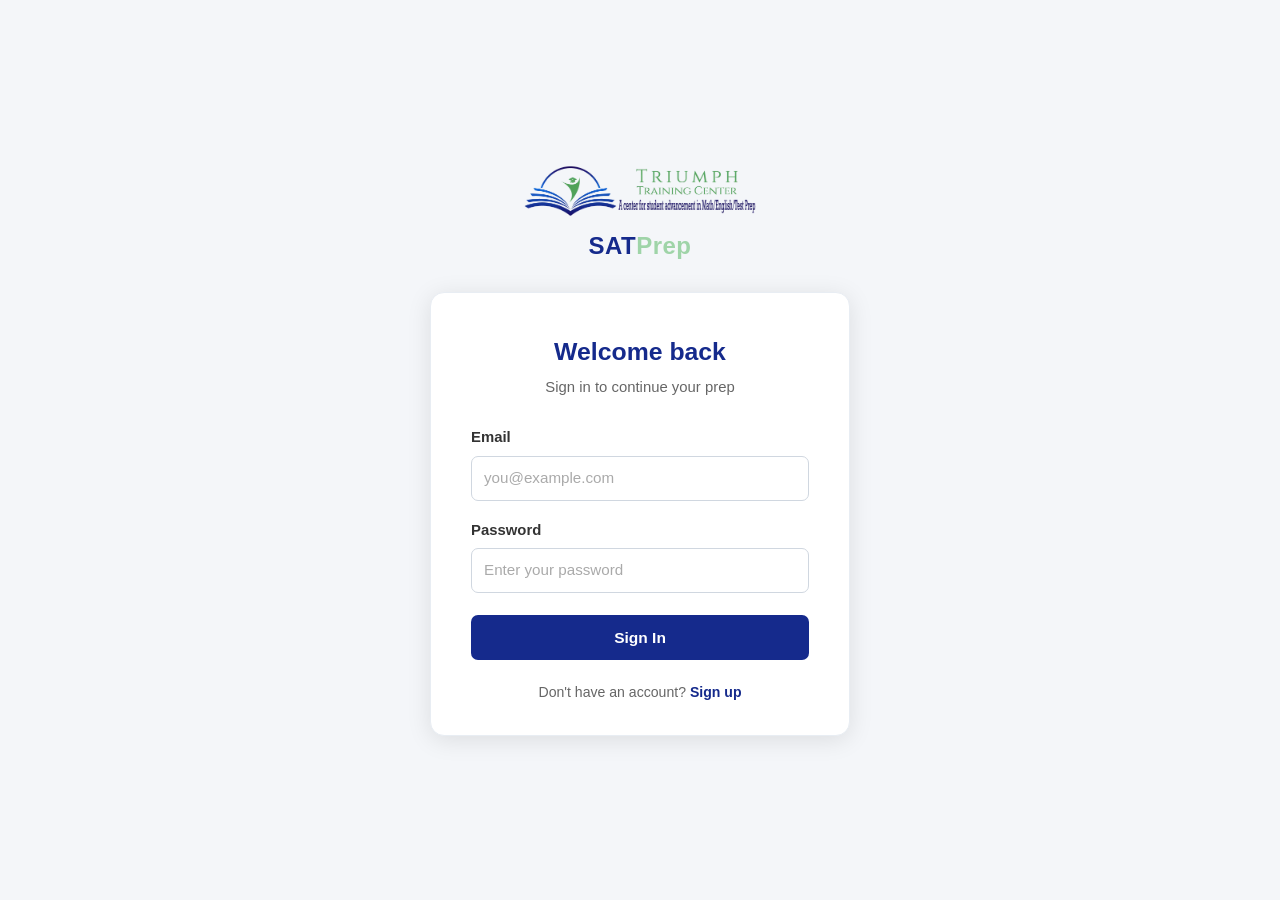
<file: topic-questions.html>
<!DOCTYPE html>
<html lang="en">
<head>
  <meta charset="UTF-8" />
  <meta name="viewport" content="width=device-width, initial-scale=1.0" />
  <title>SAT Prep – Topic Questions</title>
  <link rel="stylesheet" href="css/reset.css?v=2026-03-15" />
  <link rel="stylesheet" href="css/style.css?v=2026-03-15" />
  <link rel="stylesheet" href="css/topic-questions.css?v=2026-03-15" />
  <script src="js/auth.js"></script>
</head>
<body>
<script>requireAuth();</script>

  <nav class="navbar">
    <div class="logo"><img src="logo.webp" alt="Logo" style="height:36px;width:auto;display:block;flex-shrink:0;"> SAT<span>Prep</span></div>
    <ul class="nav-links">
      <li><a href="index.html">Home</a></li>
      <li><a href="test-library.html">Practice Tests</a></li>
      <li><a href="results.html">Results</a></li>
      <li><a href="topic-questions.html" class="active">Topic Questions</a></li>
      <li><a href="account.html">Account</a></li>
      <li id="adminNavLink" class="hidden"><a href="admin.html">Admin Dashboard</a></li>
    </ul>
    <script>if (sessionStorage.getItem('userRole') === 'admin') document.getElementById('adminNavLink').classList.remove('hidden');</script>
    <div class="notif-wrap" id="notifWrap">
      <button class="notif-bell" id="notifBell" aria-label="Notifications">
        <svg width="20" height="20" viewBox="0 0 24 24" fill="none" stroke="currentColor" stroke-width="2" stroke-linecap="round" stroke-linejoin="round">
          <path d="M18 8A6 6 0 0 0 6 8c0 7-3 9-3 9h18s-3-2-3-9"/><path d="M13.73 21a2 2 0 0 1-3.46 0"/>
        </svg>
        <span class="notif-badge hidden" id="notifBadge"></span>
      </button>
      <div class="notif-pane hidden" id="notifPane">
        <div class="notif-pane-head">
          <span class="notif-pane-title">Notifications</span>
          <button class="notif-mark-all" id="notifMarkAll">Mark all read</button>
        </div>
        <div class="notif-prefs">
          <label class="notif-pref-label"><input type="checkbox" id="prefQuizReminders" /><span>Quiz Reminders</span></label>
          <label class="notif-pref-label"><input type="checkbox" id="prefWeeklyReports" /><span>Weekly Reports</span></label>
        </div>
        <ul class="notif-list" id="notifList">
          <li class="notif-empty">You're all caught up!</li>
        </ul>
      </div>
    </div>
    <button class="btn-signout" onclick="logout()">Sign Out</button>
  </nav>

  <div class="page-container">

    <div class="page-header">
      <h1>Topic Questions</h1>
      <p>Choose a subject and category to practice targeted questions.</p>
    </div>

    <!-- Quick Practice Banner -->
    <div class="quick-practice-card">
      <div class="qp-left">
        <div class="qp-badge">⚡ Quick Practice</div>
        <p class="qp-desc">Randomized questions from all topics — relaxed, no timer.</p>
      </div>
      <div class="qp-right">
        <label class="qp-input-label">How many questions?</label>
        <div class="qp-input-row">
          <input type="number" id="qpCount" class="qp-input" min="1" max="100" placeholder="e.g. 10" />
          <button class="qp-start-btn" id="qpStartBtn">Start</button>
        </div>
        <div class="qp-presets">
          <span class="qp-presets-label">Quick pick:</span>
          <button class="qp-preset" data-count="5">5</button>
          <button class="qp-preset" data-count="10">10</button>
          <button class="qp-preset" data-count="20">20</button>
          <button class="qp-preset" data-count="30">30</button>
        </div>
      </div>
    </div>

    <!-- Divider -->
    <div class="topic-divider"><span>or focus on a topic</span></div>

    <!-- Subject Tabs -->
    <div class="subject-tabs">
      <button class="subject-tab active" data-subject="math" onclick="switchSubject('math')">Math</button>
      <button class="subject-tab" data-subject="reading" onclick="switchSubject('reading')">Reading &amp; Writing</button>
    </div>

    <!-- Filters + Question List -->
    <div class="qpl-inline-filters">
      <input type="text" id="topic-search" placeholder="Search questions..." oninput="applyQPLFilters()"
        style="flex:1;padding:9px 14px;border:1px solid #ddd;border-radius:8px;font-size:0.92rem;outline:none;" />
      <div class="qpl-filter-dropdown-wrap">
        <button class="qpl-filter-btn" onclick="toggleFilterMenu()">Filter ▾</button>
        <div class="qpl-filter-menu hidden" id="qplFilterMenu">
          <div class="qpl-filter-group">
            <label class="qpl-filter-label">Difficulty</label>
            <select id="qplDiffFilter" onchange="applyQPLFilters()">
              <option value="">All</option>
              <option value="easy">Easy</option>
              <option value="medium">Medium</option>
              <option value="hard">Hard</option>
            </select>
          </div>
          <div class="qpl-filter-group">
            <label class="qpl-filter-label">Topic</label>
            <select id="qplTopicFilter" onchange="applyQPLFilters()">
              <option value="">All</option>
            </select>
          </div>
          <div class="qpl-filter-group">
            <label class="qpl-filter-label">Completion</label>
            <select id="qplStatusFilter" onchange="applyQPLFilters()">
              <option value="">All</option>
              <option value="unattempted">Unattempted</option>
              <option value="correct">Correct</option>
              <option value="incorrect">Incorrect</option>
            </select>
          </div>
        </div>
      </div>
    </div>
    <div class="qpl-count-row">
      <span id="qplCount" class="qpl-inline-count"></span>
      <span id="qplCompletionCount" class="qpl-completion-count"></span>
    </div>
    <div id="qplList" class="qpl-inline-list"></div>

  </div>

  <!-- Category Question List Modal (kept for modal-only flows) -->
  <div class="qp-list-overlay hidden" id="qpListOverlay">
    <div class="qp-list-modal">
      <div class="qpl-header">
        <div class="qpl-header-left">
          <span class="qpl-title" id="qplTitle"></span>
        </div>
        <button class="qpl-close" id="qpListClose" aria-label="Close">✕</button>
      </div>
      <div class="qpl-body" id="qplBody"></div>
    </div>
  </div>

  <!-- Quick Practice Quiz Modal -->
  <div class="qp-modal-overlay hidden" id="qpModalOverlay">
    <div class="qp-modal">
      <div class="qpm-header">
        <div class="qpm-title-row">
          <span class="qpm-title" id="qpmTitle">Quick Practice</span>
          <button class="qpm-close" id="qpModalClose" aria-label="Close">✕</button>
        </div>
        <div class="qpm-header-row">
          <span class="qpm-progress-text" id="qpmProgressText">Question 1 of 10</span>
          <span class="qpm-diff-badge" id="qpmDiff"></span>
        </div>
        <div class="qpm-progress-bar">
          <div class="qpm-progress-fill" id="qpmProgressFill"></div>
        </div>
      </div>
      <div class="qpm-body" id="qpmBody">
        <p class="qpm-passage" id="qpmPassage"></p>
        <img id="qpmImage" src="" alt="Question diagram" style="display:none;max-width:100%;margin:10px 0;border-radius:6px;" />
        <p class="qpm-question" id="qpmQuestion"></p>
        <div class="qpm-choices" id="qpmChoices"></div>
      </div>
      <div class="qpm-footer">
        <div class="qpm-feedback hidden" id="qpmFeedback"></div>
        <div class="qpm-footer-btns">
          <button class="qpm-check-btn" id="qpmCheckBtn" disabled>Check Answer</button>
          <button class="qpm-next-btn hidden" id="qpmNextBtn">Next</button>
        </div>
      </div>
    </div>
  </div>

  <script src="js/accessibility.js"></script>
  <script src="js/notifications.js"></script>
  <script src="js/topic-questions.js"></script>
</body>
</html>
</file>
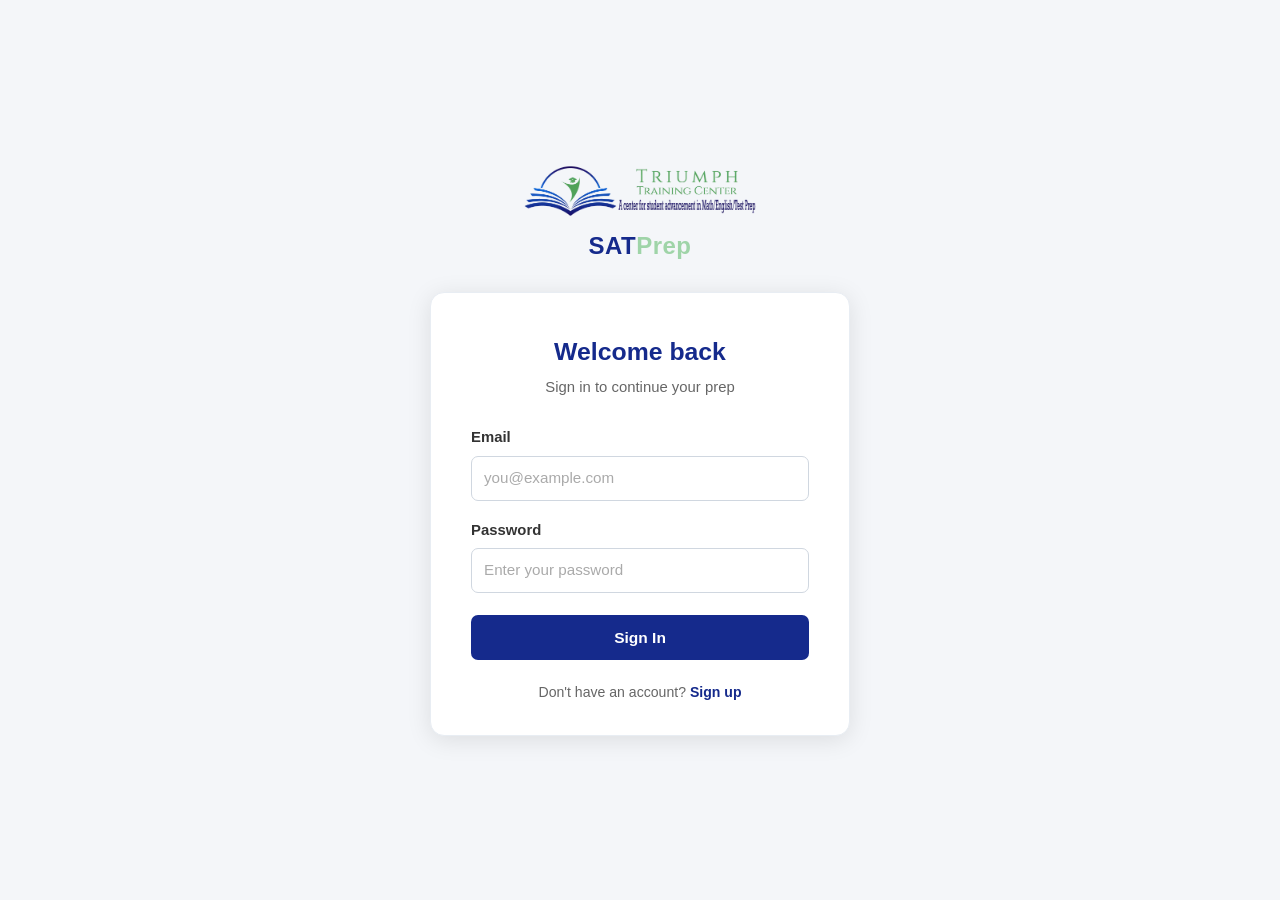
<file: verify-2fa.html>
<!DOCTYPE html>
<html lang="en">
<head>
  <meta charset="UTF-8" />
  <meta name="viewport" content="width=device-width, initial-scale=1.0" />
  <title>SAT Prep – Verify Your Identity</title>
  <link rel="stylesheet" href="css/reset.css" />
  <link rel="stylesheet" href="css/style.css" />
  <link rel="stylesheet" href="css/auth.css" />
</head>
<body>

  <div class="auth-page">

    <div class="auth-logo"><img src="logo.webp" alt="Logo" style="height:54px;display:block;margin:0 auto 10px;"> SAT<span>Prep</span></div>

    <div class="auth-card">
      <h1 class="auth-heading">Enter your code</h1>
      <p class="auth-subheading">Open your authenticator app and enter the 6-digit code</p>

      <div class="auth-error-banner" id="errorBanner" role="alert"></div>

      <form id="verify2faForm" novalidate>

        <div class="form-group">
          <label for="code">Authentication code</label>
          <input
            type="text"
            id="code"
            name="code"
            placeholder="123456"
            inputmode="numeric"
            autocomplete="one-time-code"
            maxlength="6"
            required
          />
          <p class="field-error" id="codeError">Please enter the 6-digit code.</p>
        </div>

        <button type="submit" class="auth-submit" id="submitBtn">Verify</button>

      </form>

      <p class="auth-switch">
        <a href="login.html" id="backToLogin">Back to sign in</a>
      </p>
    </div>

  </div>

  <script src="js/accessibility.js"></script>
  <script src="js/auth.js"></script>
  <script src="js/verify-2fa.js"></script>

</body>
</html>
</file>
<file: css/style.css>
/* nav.css — results page layout (cross-platform, reset handled by reset.css) */

.hidden { display: none !important; }

body {
  font-family: var(--font-system);
  background: #f4f6f9;
  color: #1a1a1a;
  min-height: 100vh;
  -webkit-transition: background-color 0.3s ease, color 0.3s ease;
  transition: background-color 0.3s ease, color 0.3s ease;
}

/* ── Accessibility Modes ──────────────────────────– */

/* Dark Mode */
body.dark-mode {
  background: #1a1a1a;
  color: #e8edf3;
}

body.dark-mode .navbar {
  background: #0e1c5e;
  border-bottom: 2px solid #80bf8a;
}

body.dark-mode .navbar .logo { color: #ffffff; }
body.dark-mode .navbar .logo span { color: #80bf8a; }
body.dark-mode .nav-links a { color: rgba(255,255,255,0.65); }
body.dark-mode .nav-links a:hover { background: rgba(128, 191, 138, 0.22); color: #ffffff; }
body.dark-mode .nav-links a.active { background: #80bf8a; color: #0e1c5e; font-weight: 700; }
body.dark-mode .btn-signout { background: rgba(255,255,255,0.10); border-color: rgba(255,255,255,0.22); color: rgba(255,255,255,0.85); }
body.dark-mode .btn-signout:hover { background: rgba(255,255,255,0.20); color: #fff; }
body.dark-mode .notif-bell { background: rgba(255,255,255,0.10); color: rgba(255,255,255,0.85); }
body.dark-mode .notif-bell:hover { background: rgba(255,255,255,0.20); color: #fff; }

body.dark-mode .card,
body.dark-mode .modal-content,
body.dark-mode .placeholder-cards {
  background: #2a2a2a;
  color: #e8edf3;
  border-color: #444;
}

body.dark-mode .form-group label,
body.dark-mode .settings-section h3,
body.dark-mode .card h3,
body.dark-mode .card p {
  color: #e8edf3;
}

body.dark-mode .form-group input,
body.dark-mode .form-group select {
  background: #333;
  color: #e8edf3;
  border-color: #555;
}

body.dark-mode .form-group input:focus,
body.dark-mode .form-group select:focus {
  border-color: #9fd4a8;
  box-shadow: 0 0 0 3px rgba(128, 191, 138, 0.1);
}

body.dark-mode .btn {
  background: #80bf8a;
  color: #fff;
  border: 1px solid #6aac74;
}

body.dark-mode .btn:hover {
  background: #6aac74;
}

body.dark-mode .btn-outline {
  background: transparent;
  color: #9fd4a8;
  border: 1px solid #9fd4a8;
}

body.dark-mode .btn-outline:hover {
  background: rgba(128, 191, 138, 0.1);
}

body.dark-mode a {
  color: #9fd4a8;
}

body.dark-mode a:hover {
  color: #58d68d;
}

body.dark-mode table {
  border-color: #444;
}

body.dark-mode table thead {
  background: #2a2a2a;
}

body.dark-mode table tfoot {
  background: #2a2a2a;
}

body.dark-mode table tr:nth-child(odd) {
  background: #1a1a1a;
}

body.dark-mode table tr:nth-child(even) {
  background: #252525;
}

body.dark-mode table td,
body.dark-mode table th {
  border-color: #444;
  color: #e8edf3;
}

body.dark-mode input[type="text"],
body.dark-mode input[type="email"],
body.dark-mode input[type="number"],
body.dark-mode input[type="password"],
body.dark-mode textarea {
  background: #333;
  color: #e8edf3;
  border-color: #555;
}

body.dark-mode input[type="text"]:focus,
body.dark-mode input[type="email"]:focus,
body.dark-mode input[type="number"]:focus,
body.dark-mode input[type="password"]:focus,
body.dark-mode textarea:focus {
  border-color: #9fd4a8;
  box-shadow: 0 0 0 3px rgba(128, 191, 138, 0.1);
}

body.dark-mode .placeholder-hero {
  background: #2a2a2a;
}

body.dark-mode .placeholder-hero h1 {
  color: #ffffff;
}

body.dark-mode .placeholder-hero p {
  color: #b0b0b0;
}

body.dark-mode .form-checkbox {
  color: #e8edf3;
}

body.dark-mode .form-checkbox input[type="checkbox"] {
  background: #333;
  border-color: #555;
}

body.dark-mode .form-checkbox input[type="checkbox"]:hover {
  border-color: #9fd4a8;
}

body.dark-mode .form-checkbox input[type="checkbox"]:checked {
  background: #80bf8a;
  border-color: #80bf8a;
}

body.dark-mode .modal-header {
  border-bottom-color: #444;
}

body.dark-mode .modal-header h2 {
  color: #ffffff;
}

body.dark-mode .modal-close {
  color: #999;
}

body.dark-mode .modal-close:hover {
  color: #e8edf3;
}

body.dark-mode .settings-section {
  border-bottom-color: #444;
}

/* Large Text */
body.large-text {
  font-size: 18px;
}

body.large-text h1 {
  font-size: 2.5rem;
}

body.large-text h2 {
  font-size: 2rem;
}

body.large-text h3 {
  font-size: 1.5rem;
}

body.large-text .form-group label,
body.large-text .form-group input,
body.large-text .form-group select {
  font-size: 1.1rem;
}

/* High Contrast */
body.high-contrast {
  background: #000;
  color: #fff;
}

body.high-contrast .navbar {
  background: #000;
  border-bottom: 3px solid #fff;
}

body.high-contrast .card,
body.high-contrast .modal-content {
  background: #000;
  color: #fff;
  border: 2px solid #fff;
}

body.high-contrast .form-group input,
body.high-contrast .form-group select {
  background: #fff;
  color: #000;
  border: 2px solid #000;
}

body.high-contrast .btn {
  border: 2px solid #000;
}

/* ── Navbar ───────────────────────────────────────── */
.navbar {
  background: #152a8c;
  border-bottom: none;
  padding: 0 32px;
  display: -webkit-box;
  display: -ms-flexbox;
  display: flex;
  -webkit-box-align: center;
  -ms-flex-align: center;
  align-items: center;
  -webkit-box-pack: start;
  -ms-flex-pack: start;
  justify-content: flex-start;
  height: 60px;
  position: -webkit-sticky; /* Safari */
  position: sticky;
  top: 0;
  z-index: 100;
  -webkit-box-shadow: 0 2px 12px rgba(0,0,0,0.25);
  box-shadow: 0 2px 12px rgba(0,0,0,0.25);
  -webkit-transition: background-color 0.3s ease;
  transition: background-color 0.3s ease;
}

.navbar .logo {
  font-size: 1.25rem;
  font-weight: 700;
  color: #ffffff;
  letter-spacing: 0.5px;
  white-space: nowrap;
  margin-right: auto;
}

.navbar .logo span { color: #80bf8a; }

.navbar .logo {
  display: flex;
  align-items: center;
  gap: 8px;
}

.navbar .logo img {
  height: 36px;
  width: auto;
  display: block;
  flex-shrink: 0;
  object-fit: contain;
}

/* nav-links: use margin instead of gap for Safari <14.1 compat */
.nav-links {
  display: -webkit-box;
  display: -ms-flexbox;
  display: flex;
  -webkit-box-align: center;
  -ms-flex-align: center;
  align-items: center;
  list-style: none;
  margin: 0 auto;
  padding: 0;
  position: absolute;
  left: 50%;
  -webkit-transform: translateX(-50%);
  transform: translateX(-50%);
}

.nav-links li { margin-left: 4px; }
.nav-links li:first-child { margin-left: 0; }

.nav-links a {
  display: block;
  color: rgba(255,255,255,0.75);
  padding: 8px 16px;
  border-radius: 6px;
  font-family: 'Inter', sans-serif;
  font-size: 0.92rem;
  font-weight: 500;
  -webkit-transition: background 0.15s, color 0.15s;
  transition: background 0.15s, color 0.15s;
  white-space: nowrap;
}

.nav-links a:hover {
  background: rgba(128, 191, 138, 0.22);
  color: #ffffff;
}

.nav-links a.active {
  background: #80bf8a;
  color: #152a8c;
  font-weight: 700;
}

/* ── Page container ───────────────────────────────── */
.page-container {
  max-width: 1100px;
  margin: 0 auto;
  padding: 40px 24px;
}

/* ── Generic placeholder page ─────────────────────── */
.placeholder-hero {
  text-align: center;
  padding: 80px 24px;
}

.placeholder-hero h1 {
  font-size: 2.2rem;
  color: #152a8c;
  margin-bottom: 12px;
}

.placeholder-hero p {
  font-size: 1.05rem;
  color: #555;
  max-width: 500px;
  margin: 0 auto;
}

.placeholder-cards {
  display: -ms-grid;
  display: grid;
  -ms-grid-columns: (minmax(260px, 1fr))[auto-fill];
  grid-template-columns: repeat(auto-fill, minmax(260px, 1fr));
  gap: 20px;
  margin-top: 40px;
}

.card {
  background: #fff;
  border-radius: 12px;
  padding: 28px 24px;
  -webkit-box-shadow: 0 1px 6px rgba(0,0,0,0.08);
  box-shadow: 0 1px 6px rgba(0,0,0,0.08);
  border: 1px solid #e8edf3;
  -webkit-transition: background-color 0.3s ease, border-color 0.3s ease;
  transition: background-color 0.3s ease, border-color 0.3s ease;
}

#profile-card,
#settings-card,
#security-card {
  cursor: pointer;
  -webkit-transition: all 0.2s ease;
  transition: all 0.2s ease;
}

#profile-card:hover,
#settings-card:hover,
#security-card:hover {
  -webkit-box-shadow: 0 4px 12px rgba(0,0,0,0.12);
  box-shadow: 0 4px 12px rgba(0,0,0,0.12);
  -webkit-transform: translateY(-2px);
  transform: translateY(-2px);
  border-color: #152a8c;
}

.card h3 {
  font-size: 1.05rem;
  color: #152a8c;
  margin-bottom: 8px;
}

.card p {
  font-size: 0.9rem;
  color: #666;
  line-height: 1.5;
}

/* ── Buttons ──────────────────────────────────────── */
.btn {
  display: inline-block;
  padding: 10px 22px;
  border-radius: 7px;
  font-size: 0.95rem;
  font-weight: 600;
  font-family: inherit;
  cursor: pointer;
  border: none;
  -webkit-appearance: none;
  -moz-appearance: none;
  appearance: none;
  -webkit-transition: background 0.15s, -webkit-transform 0.1s;
  transition: background 0.15s, transform 0.1s;
  line-height: 1.4;
}

.btn-primary { background: #152a8c; color: #fff; }
.btn-primary:hover {
  background: #0f1e63;
  -webkit-transform: translateY(-1px);
  transform: translateY(-1px);
}

.btn-outline {
  background: transparent;
  color: #152a8c;
  border: 2px solid #152a8c;
}
.btn-outline:hover { background: #152a8c; color: #fff; }

/* ── Modal ────────────────────────────────────────── */
.modal {
  position: fixed;
  top: 0;
  left: 0;
  width: 100%;
  height: 100%;
  background: rgba(0, 0, 0, 0.5);
  display: -webkit-box;
  display: -ms-flexbox;
  display: flex;
  -webkit-box-align: center;
  -ms-flex-align: center;
  align-items: center;
  -webkit-box-pack: center;
  -ms-flex-pack: center;
  justify-content: center;
  z-index: 1000;
  -webkit-transition: opacity 0.3s;
  transition: opacity 0.3s;
}

.modal.hidden {
  display: none;
}

.modal-content {
  background: #fff;
  border-radius: 12px;
  -webkit-box-shadow: 0 10px 40px rgba(0, 0, 0, 0.2);
  box-shadow: 0 10px 40px rgba(0, 0, 0, 0.2);
  max-width: 500px;
  width: 90%;
  max-height: 90vh;
  overflow-y: auto;
  -webkit-transition: background-color 0.3s ease;
  transition: background-color 0.3s ease;
}

.modal-header {
  display: -webkit-box;
  display: -ms-flexbox;
  display: flex;
  -webkit-box-pack: justify;
  -ms-flex-pack: justify;
  justify-content: space-between;
  -webkit-box-align: center;
  -ms-flex-align: center;
  align-items: center;
  padding: 24px;
  border-bottom: 1px solid #e8edf3;
}

.modal-header h2 {
  margin: 0;
  font-size: 1.4rem;
  color: #152a8c;
}

.modal-close {
  background: none;
  border: none;
  font-size: 1.8rem;
  color: #999;
  cursor: pointer;
  padding: 0;
  width: 32px;
  height: 32px;
  display: -webkit-box;
  display: -ms-flexbox;
  display: flex;
  -webkit-box-align: center;
  -ms-flex-align: center;
  align-items: center;
  -webkit-box-pack: center;
  -ms-flex-pack: center;
  justify-content: center;
  -webkit-transition: color 0.15s;
  transition: color 0.15s;
}

.modal-close:hover {
  color: #333;
}

/* ── Profile Form ─────────────────────────────────── */
.profile-form {
  padding: 24px;
}

.security-body {
  padding: 24px;
}

.form-group {
  margin-bottom: 20px;
}

.settings-section .form-group {
  margin-bottom: 0;
}

.form-group label {
  display: block;
  font-weight: 600;
  color: #333;
  margin-bottom: 8px;
  font-size: 0.95rem;
}

.form-group label.form-checkbox {
  display: -webkit-box;
  display: -ms-flexbox;
  display: flex;
  -webkit-box-align: center;
  -ms-flex-align: center;
  align-items: center;
  font-weight: 500;
  margin-bottom: 0;
}

.form-group input {
  width: 100%;
  padding: 10px 12px;
  border: 1px solid #d0d7e0;
  border-radius: 6px;
  font-size: 0.95rem;
  font-family: inherit;
  -webkit-transition: border-color 0.15s, box-shadow 0.15s, background-color 0.3s ease, color 0.3s ease;
  transition: border-color 0.15s, box-shadow 0.15s, background-color 0.3s ease, color 0.3s ease;
  -webkit-box-sizing: border-box;
  box-sizing: border-box;
}

.form-group input:focus {
  outline: none;
  border-color: #152a8c;
  -webkit-box-shadow: 0 0 0 3px rgba(21, 42, 140, 0.1);
  box-shadow: 0 0 0 3px rgba(21, 42, 140, 0.1);
}

.form-group input::placeholder {
  color: #aaa;
}

/* ── Settings Form ────────────────────────────────── */

.settings-section {
  margin-bottom: 24px;
  padding-bottom: 0;
  border-bottom: none;
}

.settings-section:last-of-type {
  border-bottom: none;
  margin-bottom: 0;
}

.settings-section h3 {
  font-size: 0.85rem;
  color: #666;
  margin-bottom: 12px;
  font-weight: 600;
  text-transform: uppercase;
  letter-spacing: 0.5px;
  padding-bottom: 8px;
  border-bottom: 1px solid #e8edf3;
}

.form-checkbox {
  display: -webkit-box;
  display: -ms-flexbox;
  display: flex;
  -webkit-box-align: center;
  -ms-flex-align: center;
  align-items: center;
  -webkit-flex-wrap: nowrap;
  -ms-flex-wrap: nowrap;
  flex-wrap: nowrap;
  cursor: pointer;
  font-weight: 500;
  color: #555;
  margin-bottom: 10px;
  font-size: 0.95rem;
  white-space: nowrap;
}

.form-checkbox span {
  white-space: nowrap;
  margin-left: 0;
}

.form-checkbox input[type="checkbox"] {
  width: auto;
  margin-right: 10px;
  cursor: pointer;
  -webkit-appearance: none;
  -moz-appearance: none;
  appearance: none;
  width: 18px;
  height: 18px;
  border: 2px solid #d0d7e0;
  border-radius: 4px;
  background: white;
  cursor: pointer;
  -webkit-transition: all 0.2s, background-color 0.3s ease, border-color 0.3s ease;
  transition: all 0.2s, background-color 0.3s ease, border-color 0.3s ease;
  -webkit-box-sizing: border-box;
  box-sizing: border-box;
  flex-shrink: 0;
  display: flex;
  align-items: center;
  justify-content: center;
  padding: 0;
  position: relative;
}

.form-checkbox input[type="checkbox"]:hover {
  border-color: #152a8c;
}

.form-checkbox input[type="checkbox"]:checked {
  background: #152a8c;
  border-color: #152a8c;
}

.form-checkbox input[type="checkbox"]:checked::after {
  content: '✓';
  color: white;
  font-size: 13px;
  font-weight: bold;
  position: absolute;
  top: 50%;
  left: 50%;
  transform: translate(-50%, -50%);
  line-height: 1;
}

.form-group select {
  width: 100%;
  padding: 10px 12px;
  border: 1px solid #d0d7e0;
  border-radius: 6px;
  font-size: 0.95rem;
  font-family: inherit;
  background-color: white;
  cursor: pointer;
  -webkit-transition: border-color 0.15s, box-shadow 0.15s, background-color 0.3s ease, color 0.3s ease;
  transition: border-color 0.15s, box-shadow 0.15s, background-color 0.3s ease, color 0.3s ease;
  -webkit-box-sizing: border-box;
  box-sizing: border-box;
}

.form-group select:focus {
  outline: none;
  border-color: #152a8c;
  -webkit-box-shadow: 0 0 0 3px rgba(21, 42, 140, 0.1);
  box-shadow: 0 0 0 3px rgba(21, 42, 140, 0.1);
}

.form-actions {
  display: -webkit-box;
  display: -ms-flexbox;
  display: flex;
  gap: 12px;
  -webkit-box-pack: end;
  -ms-flex-pack: end;
  justify-content: flex-end;
  margin-top: 24px;
  padding-top: 20px;
  border-top: 1px solid #e8edf3;
}

/* ── Sign Out Button ──────────────────────────────── */
.btn-signout {
  background: rgba(255,255,255,0.12);
  border: 1px solid rgba(255,255,255,0.25);
  color: rgba(255,255,255,0.85);
  padding: 6px 14px;
  border-radius: 6px;
  font-size: 0.88rem;
  font-weight: 500;
  font-family: inherit;
  cursor: pointer;
  margin-left: 8px;
  white-space: nowrap;
  flex-shrink: 0;
  -webkit-transition: background 0.15s, color 0.15s;
  transition: background 0.15s, color 0.15s;
}

.btn-signout:hover {
  background: rgba(255,255,255,0.22);
  color: #ffffff;
}

/* ── Notification Bell & Pane ─────────────────────── */
.notif-wrap {
  position: relative;
  margin-left: 8px;
  flex-shrink: 0;
}

.notif-bell {
  position: relative;
  background: rgba(255,255,255,0.12);
  border: none;
  border-radius: 8px;
  width: 38px;
  height: 38px;
  display: flex;
  align-items: center;
  justify-content: center;
  cursor: pointer;
  color: rgba(255,255,255,0.85);
  transition: background 0.15s, color 0.15s;
  flex-shrink: 0;
}

.notif-bell:hover {
  background: rgba(255,255,255,0.22);
  color: #ffffff;
}

.notif-badge {
  position: absolute;
  top: 4px;
  right: 4px;
  background: #e74c3c;
  color: #fff;
  font-size: 0.62rem;
  font-weight: 700;
  border-radius: 99px;
  min-width: 16px;
  height: 16px;
  display: flex;
  align-items: center;
  justify-content: center;
  padding: 0 3px;
  line-height: 1;
  pointer-events: none;
}

.notif-badge.hidden { display: none; }

.notif-pane {
  position: absolute;
  top: calc(100% + 10px);
  right: 0;
  width: 320px;
  background: #fff;
  border: 1px solid #e0e6ef;
  border-radius: 14px;
  box-shadow: 0 8px 32px rgba(0,0,0,0.14);
  z-index: 200;
  overflow: hidden;
}

.notif-pane.hidden { display: none; }

.notif-pane-head {
  display: flex;
  align-items: center;
  justify-content: space-between;
  padding: 14px 16px 10px;
  border-bottom: 1px solid #eef0f5;
}

.notif-pane-title {
  font-size: 0.92rem;
  font-weight: 700;
  color: #0a1250;
}

.notif-mark-all {
  font-size: 0.75rem;
  font-weight: 600;
  color: #152a8c;
  background: none;
  border: none;
  cursor: pointer;
  padding: 2px 6px;
  border-radius: 5px;
  transition: background 0.15s;
}

/* ── Two-Factor Authentication (Security modal) ─────── */
.mfa-qr-container {
  display: flex;
  justify-content: center;
  margin: 16px 0;
}

.mfa-manual-label {
  font-size: 0.85rem;
  color: #666;
  margin-bottom: 4px;
}

.mfa-manual-secret {
  display: block;
  background: #f4f6f9;
  border: 1px solid #e8edf3;
  border-radius: 6px;
  padding: 8px 10px;
  font-size: 0.9rem;
  letter-spacing: 1px;
  word-break: break-all;
  margin-bottom: 18px;
}

.mfa-status-on {
  color: #1e7e34;
  margin-bottom: 16px;
}

.btn-outline-danger {
  background: transparent;
  color: #c0392b;
  border: 2px solid #c0392b;
  padding: 10px 20px;
  border-radius: 7px;
  font-size: 0.95rem;
  font-weight: 600;
  font-family: inherit;
  cursor: pointer;
  transition: background 0.15s, color 0.15s;
}

.btn-outline-danger:hover {
  background: #c0392b;
  color: #fff;
}

#security-modal .settings-section.hidden,
#security-modal .hidden {
  display: none;
}

body.dark-mode .mfa-manual-secret {
  background: #333;
  border-color: #555;
  color: #e8edf3;
}

#disable-2fa-dialog {
  z-index: 1100;
  background: rgba(0, 0, 0, 0.25);
}

.confirm-dialog {
  background: #fff;
  border-radius: 12px;
  box-shadow: 0 10px 40px rgba(0, 0, 0, 0.25);
  max-width: 380px;
  width: 90%;
  padding: 24px;
}

.confirm-dialog h3 {
  font-size: 1.1rem;
  color: #152a8c;
  margin-bottom: 10px;
}

.confirm-dialog p {
  font-size: 0.9rem;
  color: #666;
  line-height: 1.5;
  margin-bottom: 18px;
}

.confirm-dialog .form-group {
  margin-bottom: 16px;
}

.confirm-dialog .form-actions {
  margin-top: 0;
  padding-top: 0;
  border-top: none;
}

body.dark-mode .confirm-dialog {
  background: #2a2a2a;
}

body.dark-mode .confirm-dialog h3 {
  color: #e8edf3;
}

body.dark-mode .confirm-dialog p {
  color: #aaa;
}

.notif-mark-all:hover { background: #eef3fb; }

.notif-prefs {
  display: flex;
  gap: 16px;
  padding: 10px 16px;
  border-bottom: 1px solid #eef0f5;
  background: #f8fafc;
}

.notif-pref-label {
  display: flex;
  align-items: center;
  gap: 6px;
  font-size: 0.8rem;
  color: #555;
  cursor: pointer;
  white-space: nowrap;
}

.notif-pref-label input[type="checkbox"] {
  width: 14px;
  height: 14px;
  cursor: pointer;
  accent-color: #152a8c;
  flex-shrink: 0;
}

.notif-list {
  list-style: none;
  margin: 0;
  padding: 0;
  max-height: 300px;
  overflow-y: auto;
}

.notif-empty {
  padding: 28px 16px;
  text-align: center;
  font-size: 0.85rem;
  color: #aab;
}

.notif-item {
  padding: 12px 16px;
  border-bottom: 1px solid #f0f2f6;
  cursor: pointer;
  transition: background 0.12s;
}

.notif-item:last-child { border-bottom: none; }
.notif-item:hover { background: #f8fafc; }

.notif-item.notif-unread {
  background: #f0f6ff;
  border-left: 3px solid #152a8c;
}

.notif-item.notif-unread:hover { background: #e6f0fb; }

.notif-item-head {
  display: flex;
  align-items: center;
  justify-content: space-between;
  gap: 8px;
  margin-bottom: 3px;
}

.notif-item-title {
  font-size: 0.85rem;
  font-weight: 600;
  color: #0a1250;
}

.notif-item-date {
  font-size: 0.73rem;
  color: #999;
  white-space: nowrap;
}

.notif-item-body {
  font-size: 0.8rem;
  color: #555;
  line-height: 1.4;
  margin: 0;
}

/* Dark mode */
body.dark-mode .notif-pane {
  background: #2a2a2a;
  border-color: #444;
}

body.dark-mode .notif-pane-head {
  border-bottom-color: #3a3a3a;
}

body.dark-mode .notif-pane-title {
  color: #e8edf3;
}

body.dark-mode .notif-mark-all {
  color: #9fd4a8;
}

body.dark-mode .notif-mark-all:hover { background: #333; }

body.dark-mode .notif-prefs {
  background: #242424;
  border-bottom-color: #3a3a3a;
}

body.dark-mode .notif-pref-label { color: #bbb; }

body.dark-mode .notif-item { border-bottom-color: #333; }
body.dark-mode .notif-item:hover { background: #333; }

body.dark-mode .notif-item.notif-unread {
  background: #1e2e45;
  border-left-color: #9fd4a8;
}

body.dark-mode .notif-item.notif-unread:hover { background: #243549; }

body.dark-mode .notif-item-title { color: #e8edf3; }
body.dark-mode .notif-item-body  { color: #aaa; }

/* ── Footer ───────────────────────────────────────── */
.footer {
  text-align: center;
  padding: 24px;
  font-size: 0.82rem;
  color: #999;
  border-top: 1px solid #e0e0e0;
  margin-top: 60px;
}
</file>
<file: css/index.css>
/* ============================================================
   SAT Prep — Home Page
   ============================================================ */

.hidden { display: none; }

.home-main {
  max-width: 1100px;
  margin: 0 auto;
  padding: 48px 24px 80px;
  display: grid;
  grid-template-columns: 1fr 280px;
  gap: 40px;
  align-items: start;
}

.home-content {
  display: flex;
  flex-direction: column;
  gap: 56px;
}

.home-sidebar {
  display: flex;
  flex-direction: column;
  gap: 16px;
  position: sticky;
  top: 80px;
}

/* ── Goal Card (sidebar) ─────────────────────────── */
.goal-card {
  background: #fff;
  border: 1px solid #e0e6ef;
  border-radius: 14px;
  padding: 18px;
  display: flex;
  flex-direction: column;
  gap: 14px;
  box-shadow: 0 1px 4px rgba(0,0,0,0.06);
}

.goal-card-header {
  display: flex;
  align-items: center;
  justify-content: space-between;
}

.goal-card-title {
  font-size: 0.92rem;
  font-weight: 700;
  color: #0a1250;
}

/* ── Total Score Summary ──────────────────────────── */
.goal-total {
  display: flex;
  flex-direction: column;
  gap: 8px;
  background: #f6f8fc;
  border-radius: 10px;
  padding: 14px;
}

.goal-total-scores {
  display: flex;
  align-items: center;
  justify-content: center;
  gap: 12px;
}

.goal-total-block {
  display: flex;
  flex-direction: column;
  align-items: center;
  gap: 2px;
}

.goal-total-val {
  font-size: 1.4rem;
  font-weight: 800;
  color: #0a1250;
  line-height: 1;
}

.goal-total-target {
  color: #152a8c;
}

.goal-total-lbl {
  font-size: 0.68rem;
  color: #999;
  font-weight: 500;
  text-transform: uppercase;
  letter-spacing: 0.04em;
}

.goal-total-arrow {
  color: #bbc;
  flex-shrink: 0;
}

.goal-total-bar-track {
  position: relative;
  height: 6px;
  background: #e0e4ec;
  border-radius: 99px;
  overflow: visible;
}

.goal-total-bar-fill {
  height: 100%;
  background: linear-gradient(90deg, #152a8c, #0f1e63);
  border-radius: 99px;
  transition: width 0.5s ease;
}

.goal-total-bar-marker {
  position: absolute;
  top: 50%;
  transform: translate(-50%, -50%);
  width: 10px;
  height: 10px;
  border-radius: 50%;
  background: #fff;
  border: 2px solid #152a8c;
  transition: left 0.5s ease;
}

.goal-total-gap {
  font-size: 0.75rem;
  color: #666;
  text-align: center;
  line-height: 1.3;
}

.goal-total-gap.goal-reached {
  color: #1a8a3c;
  font-weight: 600;
}

.goal-subject-divider {
  height: 1px;
  background: #e0e6ef;
}

/* ── Subject Tabs ────────────────────────────────── */
.goal-subject-tabs {
  display: flex;
  gap: 4px;
  background: #eef0f5;
  border-radius: 8px;
  padding: 3px;
}

.goal-subject-tab {
  flex: 1;
  padding: 5px 8px;
  font-size: 0.75rem;
  font-weight: 600;
  border: none;
  border-radius: 6px;
  background: transparent;
  color: #666;
  cursor: pointer;
  transition: background 0.15s, color 0.15s;
}

.goal-subject-tab:hover {
  color: #333;
}

.goal-subject-tab-active {
  background: #fff;
  color: #152a8c;
  box-shadow: 0 1px 3px rgba(0,0,0,0.1);
}

.goal-edit-btn {
  font-size: 0.75rem;
  font-weight: 600;
  color: #152a8c;
  background: #eef3fb;
  border: none;
  border-radius: 6px;
  padding: 4px 10px;
  cursor: pointer;
  transition: background 0.15s;
}

.goal-edit-btn:hover {
  background: #dce8f8;
}

.goal-scores {
  display: flex;
  align-items: center;
  justify-content: space-between;
  gap: 8px;
}

.goal-score-block {
  display: flex;
  flex-direction: column;
  align-items: center;
  gap: 3px;
}

.goal-score-val {
  font-size: 1.6rem;
  font-weight: 800;
  color: #0a1250;
  line-height: 1;
}

.goal-score-target {
  color: #152a8c;
}

.goal-score-lbl {
  font-size: 0.72rem;
  color: #999;
  font-weight: 500;
  text-transform: uppercase;
  letter-spacing: 0.04em;
}

.goal-arrow {
  color: #bbc;
  flex-shrink: 0;
}

.goal-bar-wrap {
  display: flex;
  flex-direction: column;
  gap: 5px;
}

.goal-bar-track {
  position: relative;
  height: 8px;
  background: #eef0f5;
  border-radius: 99px;
  overflow: visible;
}

.goal-bar-fill {
  height: 100%;
  background: linear-gradient(90deg, #152a8c, #0f1e63);
  border-radius: 99px;
  transition: width 0.5s ease;
}

.goal-bar-marker {
  position: absolute;
  top: 50%;
  transform: translate(-50%, -50%);
  width: 12px;
  height: 12px;
  border-radius: 50%;
  background: #fff;
  border: 2.5px solid #152a8c;
  transition: left 0.5s ease;
}

.goal-bar-ends {
  display: flex;
  justify-content: space-between;
  font-size: 0.7rem;
  color: #bbc;
}

.goal-gap-text {
  font-size: 0.8rem;
  color: #555;
  text-align: center;
  line-height: 1.4;
}

.goal-gap-text.goal-reached {
  color: #1a8a3c;
  font-weight: 600;
}

.goal-edit-row {
  display: flex;
  gap: 8px;
}

.goal-edit-row input {
  flex: 1;
  padding: 7px 10px;
  border: 1px solid #d0d7e3;
  border-radius: 8px;
  font-size: 0.88rem;
  color: #0a1250;
  outline: none;
  min-width: 0;
}

.goal-edit-row input:focus {
  border-color: #152a8c;
}

.goal-edit-row button {
  padding: 7px 14px;
  background: #152a8c;
  color: #fff;
  border: none;
  border-radius: 8px;
  font-size: 0.85rem;
  font-weight: 600;
  cursor: pointer;
  transition: background 0.15s;
}

.goal-edit-row button:hover {
  background: #002f66;
}

body.dark-mode .goal-card {
  background: #2a2a2a;
  border-color: #444;
}

body.dark-mode .goal-card-title {
  color: #e8edf3;
}

body.dark-mode .goal-total {
  background: #333;
}

body.dark-mode .goal-total-val {
  color: #e8edf3;
}

body.dark-mode .goal-total-target {
  color: #9fd4a8;
}

body.dark-mode .goal-total-bar-track {
  background: #444;
}

body.dark-mode .goal-total-bar-fill {
  background: linear-gradient(90deg, #80bf8a, #9fd4a8);
}

body.dark-mode .goal-total-bar-marker {
  background: #333;
  border-color: #9fd4a8;
}

body.dark-mode .goal-total-gap {
  color: #aaa;
}

body.dark-mode .goal-subject-divider {
  background: #444;
}

body.dark-mode .goal-subject-tabs {
  background: #333;
}

body.dark-mode .goal-subject-tab {
  color: #999;
}

body.dark-mode .goal-subject-tab:hover {
  color: #ccc;
}

body.dark-mode .goal-subject-tab-active {
  background: #444;
  color: #9fd4a8;
  box-shadow: 0 1px 3px rgba(0,0,0,0.3);
}

body.dark-mode .goal-edit-btn {
  background: #333;
  color: #9fd4a8;
}

body.dark-mode .goal-edit-btn:hover {
  background: #3a3a3a;
}

body.dark-mode .goal-score-val {
  color: #e8edf3;
}

body.dark-mode .goal-score-target {
  color: #9fd4a8;
}

body.dark-mode .goal-bar-track {
  background: #3a3a3a;
}

body.dark-mode .goal-bar-fill {
  background: linear-gradient(90deg, #80bf8a, #9fd4a8);
}

body.dark-mode .goal-bar-marker {
  background: #2a2a2a;
  border-color: #9fd4a8;
}

body.dark-mode .goal-gap-text {
  color: #aaa;
}

body.dark-mode .goal-edit-row input {
  background: #333;
  border-color: #555;
  color: #e8edf3;
}

body.dark-mode .goal-edit-row input:focus {
  border-color: #9fd4a8;
}

/* ── Motivation: Streak & Activity (sidebar) ─────── */
.streak-card {
  background: linear-gradient(135deg, #152a8c 0%, #0f1e63 100%);
  border-radius: 14px;
  padding: 20px 18px;
  color: #fff;
  display: flex;
  flex-direction: column;
  gap: 14px;
  box-shadow: 0 4px 20px rgba(0, 63, 135, 0.25);
}

.streak-left {
  display: flex;
  align-items: center;
  gap: 12px;
}

.streak-flame {
  font-size: 2rem;
  line-height: 1;
}

.streak-count {
  font-size: 2.2rem;
  font-weight: 800;
  line-height: 1;
}

.streak-label {
  font-size: 0.78rem;
  opacity: 0.8;
  font-weight: 500;
  margin-top: 2px;
}

.streak-divider {
  height: 1px;
  background: rgba(255, 255, 255, 0.2);
}

.streak-stats {
  display: flex;
  gap: 16px;
}

.streak-stat {
  display: flex;
  flex-direction: column;
  gap: 2px;
}

.streak-stat-val {
  font-size: 1.2rem;
  font-weight: 700;
}

.streak-stat-lbl {
  font-size: 0.72rem;
  opacity: 0.75;
}

.streak-message {
  font-size: 0.8rem;
  opacity: 0.9;
  font-style: italic;
  line-height: 1.4;
}

.activity-card {
  background: #fff;
  border: 1px solid #e0e6ef;
  border-radius: 14px;
  padding: 18px;
  display: flex;
  flex-direction: column;
  gap: 12px;
  box-shadow: 0 1px 4px rgba(0,0,0,0.06);
}

.activity-header {
  font-size: 0.92rem;
  font-weight: 700;
  color: #0a1250;
}

.activity-list {
  list-style: none;
  display: flex;
  flex-direction: column;
  gap: 10px;
  margin: 0;
  padding: 0;
}

.activity-empty {
  font-size: 0.82rem;
  color: #aab;
  text-align: center;
  padding: 14px 0;
}

.activity-item {
  display: flex;
  align-items: flex-start;
  gap: 10px;
}

.activity-dot {
  width: 7px;
  height: 7px;
  border-radius: 50%;
  background: #152a8c;
  flex-shrink: 0;
  margin-top: 5px;
}

.activity-item-text {
  flex: 1;
  font-size: 0.82rem;
  color: #333;
  line-height: 1.35;
}

.activity-item-date {
  font-size: 0.74rem;
  color: #999;
  white-space: nowrap;
}

body.dark-mode .streak-card {
  background: linear-gradient(135deg, #2d5c38 0%, #80bf8a 100%);
  box-shadow: 0 4px 20px rgba(0, 0, 0, 0.4);
}

body.dark-mode .activity-card {
  background: #2a2a2a;
  border-color: #444;
}

body.dark-mode .activity-header {
  color: #e8edf3;
}

body.dark-mode .activity-item-text {
  color: #ccc;
}

body.dark-mode .activity-dot {
  background: #9fd4a8;
}

/* ── Section ──────────────────────────────────────── */
.home-section {
  display: flex;
  flex-direction: column;
  gap: 20px;
}

.section-header {
  display: flex;
  align-items: center;
  justify-content: space-between;
  margin-bottom: 4px;
}

/* ── Toggle Group ─────────────────────────────────── */
.toggle-group {
  display: flex;
  border: 1px solid #d0d7e3;
  border-radius: 8px;
  overflow: hidden;
}

.toggle-btn {
  padding: 7px 18px;
  font-size: 0.88rem;
  font-weight: 500;
  background: #fff;
  border: none;
  cursor: pointer;
  color: #555;
  transition: background 0.15s, color 0.15s;
}

.toggle-btn + .toggle-btn {
  border-left: 1px solid #d0d7e3;
}

.toggle-btn.toggle-active {
  background: #4a4a4a;
  color: #fff;
}

.section-header h2 {
  font-size: 1.3rem;
  font-weight: 700;
  color: #0a1250;
  margin-bottom: 4px;
}

.section-header p {
  font-size: 0.9rem;
  color: #888;
}

/* ── Assigned Tests Empty State ───────────────────── */
.assigned-empty {
  display: flex;
  flex-direction: column;
  align-items: center;
  gap: 12px;
  padding: 48px 24px;
  background: #fff;
  border: 1px solid #e0e6ef;
  border-radius: 12px;
  color: #aab;
  text-align: center;
}

.assigned-empty p {
  font-size: 0.95rem;
}

/* ── Practice Cards ───────────────────────────────── */
.practice-cards {
  display: grid;
  grid-template-columns: 1fr 1fr;
  gap: 16px;
}

.practice-card {
  display: flex;
  align-items: center;
  gap: 16px;
  padding: 24px;
  background: #fff;
  border: 1px solid #e0e6ef;
  border-radius: 12px;
  text-decoration: none;
  color: inherit;
  box-shadow: 0 1px 4px rgba(0,0,0,0.06);
  transition: box-shadow 0.15s, border-color 0.15s;
}

.practice-card:hover {
  box-shadow: 0 4px 16px rgba(0,0,0,0.1);
  border-color: #152a8c;
}

.practice-card-icon {
  width: 56px;
  height: 56px;
  background: #eef3fb;
  border-radius: 12px;
  display: flex;
  align-items: center;
  justify-content: center;
  color: #152a8c;
  flex-shrink: 0;
}

.practice-card-text {
  flex: 1;
}

.practice-card-text h3 {
  font-size: 1rem;
  font-weight: 700;
  color: #0a1250;
  margin-bottom: 4px;
}

.practice-card-text p {
  font-size: 0.85rem;
  color: #666;
  line-height: 1.5;
}

.practice-card-arrow {
  font-size: 1.2rem;
  color: #152a8c;
  flex-shrink: 0;
}

/* ── Responsive ───────────────────────────────────── */
@media (max-width: 760px) {
  .home-main {
    grid-template-columns: 1fr;
    padding: 32px 16px 60px;
  }
  .home-sidebar {
    position: static;
    order: -1;
  }
  .practice-cards {
    grid-template-columns: 1fr;
  }
}

/* ── Dark Mode ────────────────────────────────────── */

body.dark-mode .section-header h2 {
  color: #e8edf3;
}

body.dark-mode .section-header p {
  color: #999;
}

body.dark-mode .toggle-group {
  border-color: #555;
}

body.dark-mode .toggle-btn {
  background: #2a2a2a;
  color: #bbb;
  border-color: #555;
}

body.dark-mode .toggle-btn + .toggle-btn {
  border-left-color: #555;
}

body.dark-mode .toggle-btn.toggle-active {
  background: #e8edf3;
  color: #1a1a1a;
}

body.dark-mode .assigned-empty {
  background: #2a2a2a;
  border-color: #444;
  color: #999;
}

body.dark-mode .practice-card {
  background: #2a2a2a;
  border-color: #444;
}

body.dark-mode .practice-card:hover {
  border-color: #9fd4a8;
}

body.dark-mode .practice-card-icon {
  background: #333;
  color: #9fd4a8;
}

body.dark-mode .practice-card-text h3 {
  color: #e8edf3;
}

body.dark-mode .practice-card-text p {
  color: #999;
}

body.dark-mode .practice-card-arrow {
  color: #9fd4a8;
}

/* ── Past Practice Test List ──────────────────────── */
.past-test-list {
  display: flex;
  flex-direction: column;
  gap: 10px;
}

.past-test-item {
  display: flex;
  align-items: center;
  gap: 14px;
  padding: 16px 20px;
  background: #fff;
  border: 1px solid #e0e6ef;
  border-radius: 12px;
  box-shadow: 0 1px 4px rgba(0,0,0,0.05);
}

.past-test-item-left {
  flex: 1;
  min-width: 0;
}

.past-test-item-label {
  font-size: 0.95rem;
  font-weight: 600;
  color: #0a1250;
}

.past-test-item-meta {
  font-size: 0.78rem;
  color: #888;
  margin-top: 3px;
}

.past-test-item-stats {
  display: flex;
  gap: 6px;
  flex-shrink: 0;
}

.past-stat {
  font-size: 0.78rem;
  font-weight: 600;
  padding: 3px 9px;
  border-radius: 99px;
}

.past-stat-correct  { background: #e6f5ec; color: #1a7a3c; }
.past-stat-incorrect { background: #fdeaea; color: #c0392b; }
.past-stat-skipped  { background: #f0f2f7; color: #666; }

.past-review-btn {
  padding: 8px 18px;
  background: #152a8c;
  color: #fff;
  border: none;
  border-radius: 8px;
  font-size: 0.85rem;
  font-weight: 600;
  cursor: pointer;
  flex-shrink: 0;
  transition: background 0.15s;
}

.past-review-btn:hover { background: #002f66; }

/* ── Review Category Tabs ─────────────────────────── */
.pr-cat-tabs {
  display: flex;
  border-bottom: 1px solid #e0e6ef;
}

.pr-cat-tab {
  padding: 10px 16px;
  border: none;
  background: none;
  font-size: 0.85rem;
  font-weight: 600;
  color: #888;
  cursor: pointer;
  border-bottom: 2.5px solid transparent;
  margin-bottom: -1px;
  display: flex;
  align-items: center;
  gap: 6px;
  transition: color 0.15s, border-color 0.15s;
}

.pr-cat-tab:hover { color: #444; }

.pr-cat-tab-active.pr-cat-tab-incorrect { color: #c0392b; border-bottom-color: #c0392b; }
.pr-cat-tab-active.pr-cat-tab-skipped   { color: #555;    border-bottom-color: #555; }
.pr-cat-tab-active.pr-cat-tab-correct   { color: #1a7a3c; border-bottom-color: #1a7a3c; }

.pr-cat-count {
  font-size: 0.72rem;
  font-weight: 700;
  background: #f0f2f7;
  border-radius: 99px;
  padding: 1px 7px;
  color: #555;
}

/* ── Past Test Review Modal ───────────────────────── */
.past-review-modal {
  display: none;
  position: fixed;
  inset: 0;
  z-index: 1000;
  align-items: flex-start;
  justify-content: center;
  padding: 32px 16px 48px;
  overflow-y: auto;
}

.past-review-modal.is-open {
  display: flex;
}

.past-review-backdrop {
  position: fixed;
  inset: 0;
  background: rgba(0,0,0,0.45);
}

.past-review-panel {
  position: relative;
  background: #fff;
  border-radius: 16px;
  padding: 32px;
  max-width: 700px;
  width: 100%;
  box-shadow: 0 20px 60px rgba(0,0,0,0.2);
  display: flex;
  flex-direction: column;
  gap: 24px;
}

.past-review-header {
  display: flex;
  align-items: flex-start;
  justify-content: space-between;
  gap: 16px;
}

.past-review-title-group {
  display: flex;
  flex-direction: column;
  gap: 4px;
}

.past-review-title {
  font-size: 1.25rem;
  font-weight: 700;
  color: #0a1250;
  margin: 0;
}

.past-review-date {
  font-size: 0.82rem;
  color: #888;
}

.past-review-close {
  background: none;
  border: none;
  color: #888;
  cursor: pointer;
  padding: 4px;
  border-radius: 6px;
  line-height: 0;
  flex-shrink: 0;
  transition: color 0.15s, background 0.15s;
}

.past-review-close:hover { color: #333; background: #f0f2f7; }

/* Overview stats */
.past-overview-grid {
  display: grid;
  grid-template-columns: repeat(4, 1fr);
  gap: 10px;
}

.past-overview-stat {
  display: flex;
  flex-direction: column;
  align-items: center;
  gap: 4px;
  padding: 14px 8px;
  border-radius: 12px;
  border: 2px solid transparent;
  cursor: default;
  font-family: inherit;
  transition: box-shadow 0.15s, border-color 0.15s;
}

button.past-overview-stat { cursor: pointer; }
button.past-overview-stat:hover { filter: brightness(0.96); }

.past-overview-correct.past-overview-stat-active  { border-color: #1a7a3c; box-shadow: 0 0 0 2px #1a7a3c44; }
.past-overview-incorrect.past-overview-stat-active { border-color: #c0392b; box-shadow: 0 0 0 2px #c0392b44; }
.past-overview-skipped.past-overview-stat-active  { border-color: #555;    box-shadow: 0 0 0 2px #55555544; }

.past-overview-correct  { background: #e6f5ec; }
.past-overview-incorrect { background: #fdeaea; }
.past-overview-skipped  { background: #f0f2f7; }
.past-overview-accuracy { background: #eef3fb; }

.past-overview-val {
  font-size: 1.6rem;
  font-weight: 800;
  line-height: 1;
  color: #0a1250;
}

.past-overview-correct  .past-overview-val { color: #1a7a3c; }
.past-overview-incorrect .past-overview-val { color: #c0392b; }
.past-overview-skipped  .past-overview-val { color: #555; }
.past-overview-accuracy .past-overview-val { color: #152a8c; }

.past-overview-lbl {
  font-size: 0.7rem;
  font-weight: 600;
  text-transform: uppercase;
  letter-spacing: 0.04em;
  color: #888;
}

/* Quiz section */
.pr-quiz-header {
  display: flex;
  align-items: baseline;
  justify-content: space-between;
  gap: 12px;
  padding-top: 4px;
  border-top: 1px solid #e0e6ef;
}

.pr-quiz-title {
  font-size: 1rem;
  font-weight: 700;
  color: #0a1250;
  margin: 0;
}

.pr-quiz-count {
  font-size: 0.8rem;
  color: #888;
}

.pr-quiz-progress-wrap {
  display: flex;
  align-items: center;
  gap: 12px;
}

.pr-quiz-progress-bar-track {
  flex: 1;
  height: 6px;
  background: #eef0f5;
  border-radius: 99px;
  overflow: hidden;
}

.pr-quiz-progress-bar-fill {
  height: 100%;
  background: linear-gradient(90deg, #152a8c, #0f1e63);
  border-radius: 99px;
  transition: width 0.3s ease;
}

.pr-quiz-progress-text {
  font-size: 0.78rem;
  font-weight: 600;
  color: #666;
  white-space: nowrap;
}

.pr-question-card {
  background: #f6f8fc;
  border-radius: 12px;
  padding: 20px;
  display: flex;
  flex-direction: column;
  gap: 14px;
}

.pr-question-meta { display: flex; align-items: center; gap: 8px; }

.pr-subject-tag {
  font-size: 0.7rem;
  font-weight: 600;
  text-transform: uppercase;
  letter-spacing: 0.04em;
  color: #152a8c;
  background: #eef3fb;
  padding: 3px 9px;
  border-radius: 99px;
}

.pr-passage {
  font-size: 0.87rem;
  color: #444;
  line-height: 1.6;
  background: #fff;
  border: 1px solid #e0e6ef;
  border-radius: 8px;
  padding: 12px 14px;
  max-height: 160px;
  overflow-y: auto;
}

.pr-question-text {
  font-size: 0.95rem;
  font-weight: 600;
  color: #0a1250;
  line-height: 1.5;
}

.pr-choices {
  display: flex;
  flex-direction: column;
  gap: 8px;
}

.pr-choice {
  display: flex;
  align-items: flex-start;
  gap: 10px;
  width: 100%;
  padding: 10px 14px;
  background: #fff;
  border: 1.5px solid #d0d7e3;
  border-radius: 8px;
  cursor: pointer;
  text-align: left;
  font-size: 0.88rem;
  color: #333;
  transition: border-color 0.15s, background 0.15s;
}

.pr-choice:hover:not(:disabled) { border-color: #152a8c; background: #f0faf4; }
.pr-choice:disabled { cursor: default; }

.pr-choice-correct {
  border-color: #1a8a3c !important;
  background: #e6f5ec !important;
  color: #1a5c28;
}

.pr-choice-wrong {
  border-color: #c0392b !important;
  background: #fdeaea !important;
  color: #8b1a1a;
}

.pr-choice-letter {
  font-weight: 700;
  flex-shrink: 0;
  font-size: 0.82rem;
  color: #888;
  width: 16px;
}

.pr-choice-correct .pr-choice-letter { color: #1a5c28; }
.pr-choice-wrong   .pr-choice-letter { color: #8b1a1a; }
.pr-choice-text { flex: 1; line-height: 1.4; }

.pr-feedback {
  padding: 10px 14px;
  border-radius: 8px;
  font-size: 0.88rem;
  font-weight: 600;
}

.pr-feedback-correct  { background: #e6f5ec; color: #1a7a3c; }
.pr-feedback-incorrect { background: #fdeaea; color: #c0392b; }

.pr-nav {
  display: flex;
  justify-content: space-between;
  gap: 12px;
}

.pr-nav-btn {
  padding: 10px 24px;
  border: 1.5px solid #d0d7e3;
  border-radius: 8px;
  background: #fff;
  color: #0a1250;
  font-size: 0.88rem;
  font-weight: 600;
  cursor: pointer;
  transition: border-color 0.15s, background 0.15s;
}

.pr-nav-btn:hover:not(:disabled) { border-color: #152a8c; background: #f0faf4; }
.pr-nav-btn:disabled { opacity: 0.35; cursor: default; }

.pr-nav-next {
  background: #152a8c;
  color: #fff;
  border-color: #152a8c;
}

.pr-nav-next:hover:not(:disabled) { background: #002f66; border-color: #002f66; }

/* ── Dark Mode — Past Tests ───────────────────────── */
body.dark-mode .past-test-item {
  background: #2a2a2a;
  border-color: #444;
}

body.dark-mode .past-test-item-label { color: #e8edf3; }
body.dark-mode .past-test-item-meta  { color: #888; }

body.dark-mode .past-stat-correct  { background: #1a3d27; color: #5bc97c; }
body.dark-mode .past-stat-incorrect { background: #3d1a1a; color: #e07070; }
body.dark-mode .past-stat-skipped  { background: #333;    color: #aaa; }

body.dark-mode .past-review-panel {
  background: #1e1e2e;
}

body.dark-mode .past-review-title { color: #e8edf3; }

body.dark-mode .past-overview-correct  { background: #1a3d27; }
body.dark-mode .past-overview-incorrect { background: #3d1a1a; }
body.dark-mode .past-overview-skipped  { background: #2e2e2e; }
body.dark-mode .past-overview-accuracy { background: #1a2a3d; }

body.dark-mode .past-overview-correct.past-overview-stat-active  { border-color: #5bc97c; box-shadow: 0 0 0 2px #5bc97c44; }
body.dark-mode .past-overview-incorrect.past-overview-stat-active { border-color: #e07070; box-shadow: 0 0 0 2px #e0707044; }
body.dark-mode .past-overview-skipped.past-overview-stat-active  { border-color: #aaa;    box-shadow: 0 0 0 2px #aaaaaa44; }

body.dark-mode .past-overview-correct  .past-overview-val { color: #5bc97c; }
body.dark-mode .past-overview-incorrect .past-overview-val { color: #e07070; }
body.dark-mode .past-overview-skipped  .past-overview-val { color: #bbb; }
body.dark-mode .past-overview-accuracy .past-overview-val { color: #9fd4a8; }

body.dark-mode .pr-quiz-header  { border-top-color: #444; }
body.dark-mode .pr-quiz-title   { color: #e8edf3; }
body.dark-mode .pr-quiz-count   { color: #888; }
body.dark-mode .pr-quiz-progress-bar-track { background: #333; }
body.dark-mode .pr-quiz-progress-text { color: #aaa; }

body.dark-mode .pr-question-card { background: #252535; }
body.dark-mode .pr-question-text { color: #e8edf3; }

body.dark-mode .pr-passage {
  background: #1e1e2e;
  border-color: #444;
  color: #bbb;
}

body.dark-mode .pr-choice {
  background: #2a2a3e;
  border-color: #444;
  color: #ccc;
}

body.dark-mode .pr-choice:hover:not(:disabled) {
  border-color: #9fd4a8;
  background: #1a2a3d;
}

body.dark-mode .pr-nav-btn {
  background: #2a2a3e;
  border-color: #444;
  color: #e8edf3;
}

body.dark-mode .pr-nav-btn:hover:not(:disabled) {
  border-color: #9fd4a8;
  background: #1a2a3d;
}

body.dark-mode .pr-nav-next {
  background: #80bf8a;
  border-color: #80bf8a;
  color: #fff;
}

/* ── Choice selected state (before Check Answer) ──── */
.pr-choice-selected {
  border-color: #152a8c !important;
  background: #f0faf4 !important;
}

/* ── Feedback hidden state ────────────────────────── */
.pr-feedback.hidden { display: none; }

/* ── Review footer (feedback + nav row) ──────────── */
.pr-footer {
  display: flex;
  flex-direction: column;
  gap: 10px;
}

.pr-footer-btns {
  display: flex;
  align-items: center;
  gap: 8px;
}

.pr-footer-btns .pr-nav-btn { flex-shrink: 0; }

.pr-check-btn {
  flex: 1;
  padding: 10px 20px;
  background: #152a8c;
  color: #fff;
  border: none;
  border-radius: 8px;
  font-size: 0.88rem;
  font-weight: 600;
  cursor: pointer;
  transition: background 0.15s;
}

.pr-check-btn:hover:not(:disabled) { background: #002f66; }
.pr-check-btn:disabled { opacity: 0.4; cursor: default; }
.pr-check-btn.hidden { display: none; }

/* ── Dark mode — tabs + footer ────────────────────── */
body.dark-mode .pr-cat-tabs       { border-bottom-color: #444; }
body.dark-mode .pr-cat-tab        { color: #666; }
body.dark-mode .pr-cat-tab:hover  { color: #aaa; }
body.dark-mode .pr-cat-count      { background: #333; color: #aaa; }

body.dark-mode .pr-cat-tab-active.pr-cat-tab-incorrect { color: #e07070; border-bottom-color: #e07070; }
body.dark-mode .pr-cat-tab-active.pr-cat-tab-skipped   { color: #aaa;    border-bottom-color: #aaa; }
body.dark-mode .pr-cat-tab-active.pr-cat-tab-correct   { color: #5bc97c; border-bottom-color: #5bc97c; }

body.dark-mode .pr-choice-selected {
  border-color: #9fd4a8 !important;
  background: #1a2a3d !important;
}

/* ── Score Trend Card ────────────────────────────── */
.trend-card, .weak-card {
  background: #fff;
  border: 1px solid #e0e6ef;
  border-radius: 14px;
  padding: 16px 18px;
  box-shadow: 0 1px 4px rgba(0,0,0,0.06);
  display: flex;
  flex-direction: column;
  gap: 10px;
}

.trend-header {
  display: flex;
  justify-content: space-between;
  align-items: center;
}

.trend-title {
  font-size: 0.92rem;
  font-weight: 700;
  color: #0a1250;
}

.trend-delta {
  font-size: 0.82rem;
  font-weight: 700;
  padding: 2px 8px;
  border-radius: 20px;
}

.trend-up   { background: #e6f9ee; color: #1a7a40; }
.trend-down { background: #fde8e8; color: #b91c1c; }

.trend-svg {
  width: 100%;
  height: 60px;
}

.trend-labels {
  display: flex;
  justify-content: space-between;
  font-size: 0.7rem;
  color: #8899aa;
}

/* ── Weak Skills Card ────────────────────────────── */
.weak-list {
  list-style: none;
  margin: 0;
  padding: 0;
  display: flex;
  flex-direction: column;
  gap: 8px;
}

.weak-item {
  display: flex;
  align-items: center;
  gap: 8px;
  font-size: 0.8rem;
}

.weak-skill {
  flex: 1 1 auto;
  color: #0a1250;
  font-weight: 500;
  word-break: break-word;
}

.weak-bar-track {
  flex: 1;
  height: 6px;
  background: #e8edf4;
  border-radius: 4px;
  overflow: hidden;
}

.weak-bar-fill {
  height: 100%;
  background: #ef4444;
  border-radius: 4px;
}

.weak-pct {
  flex: 0 0 60px;
  text-align: right;
  color: #ef4444;
  font-weight: 600;
}

body.dark-mode .trend-card,
body.dark-mode .weak-card {
  background: #151f2e;
  border-color: #2a3a50;
}

body.dark-mode .trend-title { color: #e0e8f0; }
body.dark-mode .weak-skill  { color: #e0e8f0; }
body.dark-mode .trend-labels { color: #5a7090; }
body.dark-mode .weak-bar-track { background: #2a3a50; }
</file>
<file: css/category.css>
/* ============================================================
   SAT Prep — Category Practice Page
   ============================================================ */

.page-container {
  max-width: 960px;
  margin: 0 auto;
  padding: 40px 24px 80px;
}

/* ── Header ───────────────────────────────────────── */
.cat-header { margin-bottom: 32px; }

.back-link {
  display: inline-block;
  font-size: 0.88rem;
  color: #0077c8;
  margin-bottom: 12px;
}
.back-link:hover { text-decoration: underline; }

.cat-header h1 {
  font-size: 1.75rem;
  font-weight: 700;
  color: #0a1250;
  margin-bottom: 4px;
}

.cat-header p {
  font-size: 0.85rem;
  color: #888;
  text-transform: uppercase;
  letter-spacing: 0.5px;
}

/* ── Toolbar ──────────────────────────────────────── */
.toolbar {
  display: flex;
  align-items: center;
  justify-content: space-between;
  gap: 12px;
  flex-wrap: wrap;
  margin-bottom: 16px;
}

.toolbar-left, .toolbar-right {
  display: flex;
  align-items: center;
  gap: 10px;
  flex-wrap: wrap;
}

.search-wrap {
  position: relative;
  display: flex;
  align-items: center;
}

.search-wrap svg {
  position: absolute;
  left: 10px;
  color: #aaa;
  pointer-events: none;
}

.search-input {
  padding: 8px 12px 8px 32px;
  border: 1px solid #d0d7e0;
  border-radius: 7px;
  font-size: 0.88rem;
  width: 220px;
  outline: none;
  transition: border-color 0.15s;
}
.search-input:focus { border-color: #0077c8; }

.filter-select {
  padding: 8px 10px;
  border: 1px solid #d0d7e0;
  border-radius: 7px;
  font-size: 0.88rem;
  background: #fff;
  cursor: pointer;
  outline: none;
}
.filter-select:focus { border-color: #0077c8; }

.result-count {
  font-size: 0.85rem;
  color: #888;
  white-space: nowrap;
}

/* ── Column Headers ───────────────────────────────── */
.list-header {
  display: grid;
  grid-template-columns: 52px 1fr 100px 110px 80px;
  gap: 12px;
  padding: 8px 16px;
  font-size: 0.75rem;
  font-weight: 700;
  text-transform: uppercase;
  letter-spacing: 0.6px;
  color: #aaa;
  border-bottom: 1px solid #e8edf3;
  margin-bottom: 4px;
}

/* ── Question List ────────────────────────────────── */
.question-list {
  display: flex;
  flex-direction: column;
}

.q-row {
  display: grid;
  grid-template-columns: 52px 1fr 100px 110px 80px;
  gap: 12px;
  align-items: center;
  padding: 13px 16px;
  border-bottom: 1px solid #f0f3f8;
  transition: background 0.12s;
  cursor: pointer;
}
.q-row:hover { background: #f7f9fc; }

.col-num {
  font-size: 0.82rem;
  font-weight: 600;
  color: #bbb;
}

.col-preview {
  font-size: 0.9rem;
  color: #1a1a2e;
  white-space: nowrap;
  overflow: hidden;
  text-overflow: ellipsis;
}

/* Difficulty badges */
.diff-badge {
  display: inline-block;
  font-size: 0.72rem;
  font-weight: 700;
  text-transform: uppercase;
  letter-spacing: 0.4px;
  padding: 3px 10px;
  border-radius: 99px;
}
.diff-badge.easy   { background: #d1fae5; color: #065f46; }
.diff-badge.medium { background: #fef3c7; color: #92400e; }
.diff-badge.hard   { background: #fee2e2; color: #991b1b; }

/* Status badges */
.status-badge {
  display: inline-flex;
  align-items: center;
  gap: 5px;
  font-size: 0.78rem;
  font-weight: 600;
  color: #999;
}
.status-badge.correct   { color: #065f46; }
.status-badge.incorrect { color: #991b1b; }

.status-dot {
  width: 7px; height: 7px;
  border-radius: 50%;
  background: #d0d7e0;
}
.status-badge.correct   .status-dot { background: #10b981; }
.status-badge.incorrect .status-dot { background: #ef4444; }

.col-action { text-align: right; }

.start-btn {
  padding: 6px 14px;
  background: #152a8c;
  color: #fff;
  border: none;
  border-radius: 6px;
  font-size: 0.8rem;
  font-weight: 600;
  cursor: pointer;
  transition: background 0.15s;
}
.start-btn:hover { background: #002d6b; }

.empty-state {
  text-align: center;
  padding: 60px 24px;
  color: #aaa;
  font-size: 0.95rem;
}

/* ── Pagination ───────────────────────────────────── */
.pagination-bar {
  display: flex;
  align-items: center;
  justify-content: center;
  gap: 6px;
  margin-top: 32px;
  flex-wrap: wrap;
}

.page-btn {
  min-width: 36px;
  height: 36px;
  padding: 0 10px;
  border: 1px solid #d0d7e0;
  border-radius: 7px;
  background: #fff;
  font-size: 0.88rem;
  cursor: pointer;
  transition: background 0.12s, border-color 0.12s;
}
.page-btn:hover:not(:disabled) { background: #f0f4fa; border-color: #0077c8; }
.page-btn.active {
  background: #152a8c;
  color: #fff;
  border-color: #152a8c;
  font-weight: 700;
}
.page-btn:disabled { opacity: 0.4; cursor: default; }

.page-ellipsis {
  font-size: 0.88rem;
  color: #bbb;
  padding: 0 2px;
}

.page-jump {
  display: flex;
  align-items: center;
  gap: 6px;
  font-size: 0.85rem;
  color: #888;
  margin-left: 8px;
}
.page-jump input {
  width: 52px;
  padding: 6px 8px;
  border: 1px solid #d0d7e0;
  border-radius: 6px;
  font-size: 0.85rem;
  text-align: center;
  outline: none;
}
.page-jump input:focus { border-color: #0077c8; }
.page-jump button {
  padding: 6px 10px;
  background: #152a8c;
  color: #fff;
  border: none;
  border-radius: 6px;
  font-size: 0.8rem;
  cursor: pointer;
}

/* ── Modal ────────────────────────────────────────── */
.q-modal-overlay {
  position: fixed;
  inset: 0;
  background: rgba(0,0,0,0.45);
  display: flex;
  align-items: center;
  justify-content: center;
  z-index: 1000;
  padding: 24px;
}
.q-modal-overlay.hidden { display: none; }

.q-modal {
  background: #fff;
  border-radius: 14px;
  max-width: 640px;
  width: 100%;
  max-height: 90vh;
  overflow-y: auto;
  box-shadow: 0 20px 60px rgba(0,0,0,0.22);
}

.q-modal-header {
  display: flex;
  align-items: center;
  justify-content: space-between;
  padding: 20px 24px 16px;
  border-bottom: 1px solid #f0f3f8;
}

.q-modal-meta { display: flex; align-items: center; gap: 10px; }

.modal-qnum {
  font-size: 0.82rem;
  font-weight: 700;
  color: #aaa;
  text-transform: uppercase;
  letter-spacing: 0.5px;
}

.q-modal-close {
  background: none;
  border: none;
  font-size: 1rem;
  color: #aaa;
  cursor: pointer;
  padding: 4px 8px;
  border-radius: 6px;
}
.q-modal-close:hover { background: #f0f3f8; color: #333; }

.q-modal-body { padding: 24px; }

.modal-passage {
  font-size: 0.9rem;
  color: #555;
  line-height: 1.65;
  background: #f7f9fc;
  border-left: 3px solid #d0d7e0;
  padding: 14px 16px;
  border-radius: 0 8px 8px 0;
  margin-bottom: 20px;
}
.modal-passage:empty { display: none; }

.modal-question {
  font-size: 1rem;
  color: #0a1250;
  font-weight: 600;
  line-height: 1.55;
  margin-bottom: 20px;
}

.modal-choices {
  display: flex;
  flex-direction: column;
  gap: 10px;
}

.choice-btn {
  display: flex;
  align-items: flex-start;
  gap: 12px;
  padding: 12px 16px;
  border: 1.5px solid #e0e6ef;
  border-radius: 9px;
  background: #fff;
  cursor: pointer;
  text-align: left;
  font-size: 0.9rem;
  color: #1a1a2e;
  transition: border-color 0.15s, background 0.15s;
  width: 100%;
}
.choice-btn:hover:not(:disabled) { border-color: #0077c8; background: #f0f7ff; }
.choice-btn.selected  { border-color: #0077c8; background: #e8f2ff; }
.choice-btn.correct-ans { border-color: #10b981; background: #ecfdf5; color: #065f46; }
.choice-btn.wrong-ans   { border-color: #ef4444; background: #fef2f2; color: #991b1b; }
.choice-btn:disabled { cursor: default; }

.choice-letter {
  font-weight: 700;
  min-width: 18px;
  color: #0077c8;
}
.choice-btn.correct-ans .choice-letter { color: #10b981; }
.choice-btn.wrong-ans   .choice-letter { color: #ef4444; }

.q-modal-footer {
  padding: 16px 24px 24px;
  border-top: 1px solid #f0f3f8;
  display: flex;
  align-items: center;
  gap: 16px;
  flex-wrap: wrap;
}

.btn-check {
  padding: 10px 24px;
  background: #152a8c;
  color: #fff;
  border: none;
  border-radius: 8px;
  font-size: 0.92rem;
  font-weight: 600;
  cursor: pointer;
  transition: background 0.15s;
}
.btn-check:hover { background: #002d6b; }
.btn-check:disabled { opacity: 0.5; cursor: default; }

.modal-feedback {
  font-size: 0.9rem;
  font-weight: 600;
}
.modal-feedback.correct-fb   { color: #065f46; }
.modal-feedback.incorrect-fb { color: #991b1b; }
.modal-feedback.hidden { display: none; }

/* ── Responsive ───────────────────────────────────── */
@media (max-width: 700px) {
  .list-header,
  .q-row { grid-template-columns: 40px 1fr 80px; }
  .col-diff, .col-action { display: none; }
  .page-container { padding: 24px 16px 60px; }
  .search-input { width: 150px; }
}

/* ── Dark Mode ────────────────────────────────────── */

body.dark-mode .cat-header h1 {
  color: #e8edf3;
}

body.dark-mode .cat-header p {
  color: #999;
}

body.dark-mode .back-link {
  color: #5bc4f5;
}

body.dark-mode .search-input {
  background: #333;
  color: #e8edf3;
  border-color: #555;
}

body.dark-mode .search-input:focus {
  border-color: #5bc4f5;
}

body.dark-mode .search-wrap svg {
  color: #888;
}

body.dark-mode .filter-select {
  background: #333;
  color: #e8edf3;
  border-color: #555;
}

body.dark-mode .filter-select:focus {
  border-color: #5bc4f5;
}

body.dark-mode .result-count {
  color: #999;
}

body.dark-mode .list-header {
  color: #888;
  border-bottom-color: #444;
}

body.dark-mode .q-row {
  border-bottom-color: #3a3a3a;
}

body.dark-mode .q-row:hover {
  background: #333;
}

body.dark-mode .col-num {
  color: #888;
}

body.dark-mode .col-preview {
  color: #e8edf3;
}

body.dark-mode .page-btn {
  background: #2a2a2a;
  border-color: #555;
  color: #e8edf3;
}

body.dark-mode .page-btn:hover:not(:disabled) {
  background: #333;
  border-color: #5bc4f5;
}

body.dark-mode .page-btn.active {
  background: #0077c8;
  border-color: #0077c8;
  color: #fff;
}

body.dark-mode .page-jump {
  color: #999;
}

body.dark-mode .page-jump input {
  background: #333;
  color: #e8edf3;
  border-color: #555;
}

body.dark-mode .page-jump input:focus {
  border-color: #5bc4f5;
}

body.dark-mode .empty-state {
  color: #888;
}

/* Modal dark mode */
body.dark-mode .q-modal {
  background: #2a2a2a;
}

body.dark-mode .q-modal-header {
  border-bottom-color: #444;
}

body.dark-mode .modal-qnum {
  color: #888;
}

body.dark-mode .q-modal-close:hover {
  background: #444;
  color: #e8edf3;
}

body.dark-mode .modal-passage {
  background: #333;
  color: #ccc;
  border-left-color: #555;
}

body.dark-mode .modal-question {
  color: #e8edf3;
}

body.dark-mode .choice-btn {
  background: #2a2a2a;
  border-color: #555;
  color: #e8edf3;
}

body.dark-mode .choice-btn:hover:not(:disabled) {
  border-color: #5bc4f5;
  background: #333;
}

body.dark-mode .choice-btn.selected {
  border-color: #5bc4f5;
  background: #1a3a5c;
}

body.dark-mode .q-modal-footer {
  border-top-color: #444;
}

/* ── Embedded question table ──────────────────────────────── */
.q-embedded-table {
  border-collapse: collapse;
  margin: 10px 0 14px;
  font-size: 0.95rem;
  width: auto;
}
.q-embedded-table th,
.q-embedded-table td {
  border: 1px solid #d1d5db;
  padding: 6px 14px;
  text-align: center;
}
.q-embedded-table th {
  background: #f3f4f6;
  font-weight: 600;
}
body.dark-mode .q-embedded-table th,
body.dark-mode .q-embedded-table td { border-color: #4b5563; }
body.dark-mode .q-embedded-table th { background: #374151; color: #e8edf3; }
body.dark-mode .q-embedded-table td { color: #d1d5db; }
</file>
<file: css/auth.css>
/* auth.css — login & signup pages */

.auth-page {
  min-height: 100vh;
  background: #f4f6f9;
  display: -webkit-box;
  display: -ms-flexbox;
  display: flex;
  -webkit-box-orient: vertical;
  -webkit-box-direction: normal;
  -ms-flex-direction: column;
  flex-direction: column;
  -webkit-box-align: center;
  -ms-flex-align: center;
  align-items: center;
  -webkit-box-pack: center;
  -ms-flex-pack: center;
  justify-content: center;
  padding: 24px;
}

.auth-logo {
  font-size: 1.5rem;
  font-weight: 700;
  color: #152a8c;
  letter-spacing: 0.5px;
  margin-bottom: 28px;
  text-align: center;
}

.auth-logo span {
  color: #9fd4a8;
}

.auth-card {
  background: #fff;
  border-radius: 14px;
  -webkit-box-shadow: 0 4px 24px rgba(0, 0, 0, 0.10);
  box-shadow: 0 4px 24px rgba(0, 0, 0, 0.10);
  border: 1px solid #e8edf3;
  padding: 40px 40px 32px;
  width: 100%;
  max-width: 420px;
}

.auth-heading {
  font-size: 1.55rem;
  font-weight: 700;
  color: #152a8c;
  margin-bottom: 6px;
  text-align: center;
}

.auth-subheading {
  font-size: 0.93rem;
  color: #666;
  text-align: center;
  margin-bottom: 28px;
}

/* Reuse .form-group from style.css — just adjusts spacing */
.auth-card .form-group {
  margin-bottom: 18px;
}

.auth-card .form-group label {
  display: block;
  font-weight: 600;
  color: #333;
  margin-bottom: 7px;
  font-size: 0.93rem;
}

.auth-card .form-group input {
  width: 100%;
  padding: 10px 12px;
  border: 1px solid #d0d7e0;
  border-radius: 7px;
  font-size: 0.95rem;
  font-family: inherit;
  -webkit-box-sizing: border-box;
  box-sizing: border-box;
  -webkit-transition: border-color 0.15s, -webkit-box-shadow 0.15s;
  transition: border-color 0.15s, box-shadow 0.15s;
}

.auth-card .form-group input:focus {
  outline: none;
  border-color: #152a8c;
  -webkit-box-shadow: 0 0 0 3px rgba(21, 42, 140, 0.1);
  box-shadow: 0 0 0 3px rgba(21, 42, 140, 0.1);
}

.auth-card .form-group input.input-error {
  border-color: #e74c3c;
}

.auth-card .form-group input.input-error:focus {
  -webkit-box-shadow: 0 0 0 3px rgba(231, 76, 60, 0.12);
  box-shadow: 0 0 0 3px rgba(231, 76, 60, 0.12);
}

.field-error {
  font-size: 0.82rem;
  color: #e74c3c;
  margin-top: 5px;
  display: none;
}

.field-error.visible {
  display: block;
}

.auth-submit {
  width: 100%;
  padding: 11px;
  background: #152a8c;
  color: #fff;
  border: none;
  border-radius: 7px;
  font-size: 0.97rem;
  font-weight: 600;
  font-family: inherit;
  cursor: pointer;
  margin-top: 4px;
  -webkit-transition: background 0.15s, -webkit-transform 0.1s;
  transition: background 0.15s, transform 0.1s;
}

.auth-submit:hover {
  background: #0f1e63;
  -webkit-transform: translateY(-1px);
  transform: translateY(-1px);
}

.auth-submit:disabled {
  background: #a0c4e0;
  cursor: not-allowed;
  -webkit-transform: none;
  transform: none;
}

.auth-error-banner {
  background: #fdf2f2;
  border: 1px solid #f5c6c6;
  border-radius: 7px;
  padding: 10px 14px;
  font-size: 0.88rem;
  color: #c0392b;
  margin-bottom: 18px;
  display: none;
}

.auth-error-banner.visible {
  display: block;
}

.auth-switch {
  text-align: center;
  margin-top: 22px;
  font-size: 0.88rem;
  color: #666;
}

.auth-switch a {
  color: #152a8c;
  font-weight: 600;
  text-decoration: none;
}

.auth-switch a:hover {
  text-decoration: underline;
}

/* Password strength indicator */
.password-strength {
  margin-top: 6px;
  display: none;
}

.password-strength.visible {
  display: block;
}

.strength-bar {
  height: 4px;
  border-radius: 2px;
  background: #e8edf3;
  overflow: hidden;
  margin-bottom: 4px;
}

.strength-fill {
  height: 100%;
  border-radius: 2px;
  -webkit-transition: width 0.3s, background 0.3s;
  transition: width 0.3s, background 0.3s;
  width: 0%;
}

.strength-fill.weak   { width: 33%; background: #e74c3c; }
.strength-fill.medium { width: 66%; background: #f39c12; }
.strength-fill.strong { width: 100%; background: #152a8c; }

.strength-label {
  font-size: 0.78rem;
  color: #888;
}

.strength-label.weak   { color: #e74c3c; }
.strength-label.medium { color: #f39c12; }
.strength-label.strong { color: #152a8c; }

/* ── Dark mode ──────────────────────────────────── */
body.dark-mode .auth-page {
  background: #1a1a1a;
}

body.dark-mode .auth-logo {
  color: #e8edf3;
}

body.dark-mode .auth-card {
  background: #2a2a2a;
  border-color: #444;
}

body.dark-mode .auth-heading {
  color: #e8edf3;
}

body.dark-mode .auth-subheading {
  color: #aaa;
}

body.dark-mode .auth-card .form-group label {
  color: #e8edf3;
}

body.dark-mode .auth-card .form-group input {
  background: #333;
  color: #e8edf3;
  border-color: #555;
}

body.dark-mode .auth-card .form-group input:focus {
  border-color: #9fd4a8;
  -webkit-box-shadow: 0 0 0 3px rgba(91, 196, 245, 0.1);
  box-shadow: 0 0 0 3px rgba(91, 196, 245, 0.1);
}

body.dark-mode .auth-switch {
  color: #aaa;
}

body.dark-mode .auth-switch a {
  color: #9fd4a8;
}

body.dark-mode .strength-bar {
  background: #444;
}

/* ── Responsive ─────────────────────────────────── */
@media (max-width: 480px) {
  .auth-card {
    padding: 28px 20px 24px;
  }
}
</file>
<file: css/results.css>
/* ── Results Page Styles ──────────────────────────── */

/* Score Hero */
.results-hero {
  background: linear-gradient(135deg, #3d7545 0%, #152a8c 100%);
  color: #fff;
  border-radius: 16px;
  padding: 40px 36px;
  display: -webkit-flex;
  display: flex;
  -webkit-align-items: center;
  align-items: center;
  -webkit-justify-content: space-between;
  justify-content: space-between;
  -webkit-flex-wrap: wrap;
  flex-wrap: wrap;
  margin-bottom: 28px;
}

.results-hero > * {
  margin: 12px;
}

.results-hero-left h2 {
  font-size: 1rem;
  font-weight: 500;
  opacity: 0.8;
  text-transform: uppercase;
  letter-spacing: 1px;
  margin-bottom: 6px;
}

.results-hero-left .test-name {
  font-size: 1.35rem;
  font-weight: 700;
  margin-bottom: 4px;
}

.results-hero-left .test-date {
  font-size: 0.88rem;
  opacity: 0.7;
}

.total-score-wrap {
  text-align: center;
}

.total-score-label {
  font-size: 0.85rem;
  opacity: 0.75;
  text-transform: uppercase;
  letter-spacing: 1px;
  margin-bottom: 4px;
}

.total-score {
  font-size: 4.5rem;
  font-weight: 800;
  line-height: 1;
}

.total-score-max {
  font-size: 1.3rem;
  opacity: 0.6;
}

.results-hero-meta {
  display: -webkit-flex;
  display: flex;
  -webkit-flex-direction: column;
  flex-direction: column;
  text-align: right;
}

.results-hero-meta > * + * {
  margin-top: 12px;
}

.meta-item {
  font-size: 0.88rem;
  opacity: 0.8;
}

.meta-item strong {
  display: block;
  font-size: 1.1rem;
  opacity: 1;
  color: #fff;
}

/* Section Score Cards */
.section-scores {
  display: grid;
  grid-template-columns: 1fr 1fr;
  grid-gap: 20px;
  gap: 20px;
  margin-bottom: 28px;
}

.section-card {
  background: #fff;
  border-radius: 12px;
  padding: 28px 28px 24px;
  box-shadow: 0 1px 6px rgba(0,0,0,0.08);
  border: 1px solid #e8edf3;
  border-top: 4px solid #152a8c;
}

.section-card.rw { border-top-color: #7c3aed; }
.section-card.math { border-top-color: #152a8c; }

.section-card h3 {
  font-size: 0.85rem;
  font-weight: 600;
  text-transform: uppercase;
  letter-spacing: 1px;
  color: #666;
  margin-bottom: 10px;
}

.section-score-row {
  display: -webkit-flex;
  display: flex;
  -webkit-align-items: flex-end;
  align-items: flex-end;
  margin-bottom: 16px;
}

.section-score-row > * + * {
  margin-left: 8px;
}

.section-score-num {
  font-size: 3rem;
  font-weight: 800;
  color: #152a8c;
  line-height: 1;
}

.section-score-max {
  font-size: 1rem;
  color: #999;
  margin-bottom: 6px;
}

.section-score-bar-wrap {
  background: #f0f2f5;
  border-radius: 6px;
  height: 10px;
  overflow: hidden;
}

.section-score-bar {
  height: 100%;
  border-radius: 6px;
  transition: width 0.8s ease;
}

.rw .section-score-bar { background: #7c3aed; }
.math .section-score-bar { background: #152a8c; }

.section-stats {
  display: -webkit-flex;
  display: flex;
  margin-top: 14px;
}

.section-stats > * + * {
  margin-left: 20px;
}

.section-stat {
  font-size: 0.82rem;
  color: #777;
}

.section-stat strong {
  display: block;
  font-size: 1rem;
  color: #1a1a1a;
  font-weight: 700;
}

/* Summary Stats Row */
.summary-stats {
  display: grid;
  grid-template-columns: repeat(4, 1fr);
  grid-gap: 16px;
  gap: 16px;
  margin-bottom: 28px;
}

.stat-box {
  background: #fff;
  border-radius: 10px;
  padding: 18px 20px;
  box-shadow: 0 1px 5px rgba(0,0,0,0.07);
  border: 1px solid #e8edf3;
  text-align: center;
}

.stat-box .stat-val {
  font-size: 1.8rem;
  font-weight: 800;
  color: #152a8c;
  line-height: 1.1;
}

.stat-box .stat-lbl {
  font-size: 0.78rem;
  color: #888;
  text-transform: uppercase;
  letter-spacing: 0.5px;
  margin-top: 4px;
}

#incorrect-btn {
  transition: all 0.2s ease;
}

#incorrect-btn:hover {
  box-shadow: 0 2px 8px rgba(224, 82, 82, 0.2);
  transform: translateY(-2px);
  border-color: #e05252;
}

#correct-btn {
  transition: all 0.2s ease;
}

#correct-btn:hover {
  box-shadow: 0 2px 8px rgba(21, 42, 140, 0.2);
  transform: translateY(-2px);
  border-color: #72b87c;
}

#skipped-btn {
  transition: all 0.2s ease;
}

#skipped-btn:hover {
  box-shadow: 0 2px 8px rgba(136, 136, 136, 0.2);
  transform: translateY(-2px);
  border-color: #888;
}

/* Past Results Picker */
.past-results-bar {
  display: flex;
  align-items: center;
  gap: 10px;
  margin-bottom: 16px;
}

.past-results-bar label {
  font-size: 0.85rem;
  font-weight: 600;
  color: #555;
}

.past-results-select {
  padding: 8px 10px;
  border: 1px solid #d0d7e0;
  border-radius: 7px;
  font-size: 0.88rem;
  background: #fff;
  cursor: pointer;
  outline: none;
}

.past-results-select:focus { border-color: #0077c8; }

/* Empty State */
.results-empty {
  display: flex;
  flex-direction: column;
  align-items: center;
  gap: 12px;
  padding: 64px 24px;
  background: #fff;
  border: 1px solid #e8edf3;
  border-radius: 12px;
  color: #aab;
  text-align: center;
}

.results-empty h3 {
  color: #152a8c;
  font-size: 1.2rem;
  font-weight: 700;
  margin: 0;
}

.results-empty p {
  font-size: 0.95rem;
  margin: 0 0 8px;
}

/* Skills Breakdown */
.results-section {
  background: #fff;
  border-radius: 12px;
  padding: 28px;
  box-shadow: 0 1px 6px rgba(0,0,0,0.08);
  border: 1px solid #e8edf3;
  margin-bottom: 24px;
}

.results-section h2 {
  font-size: 1.1rem;
  font-weight: 700;
  color: #152a8c;
  margin-bottom: 20px;
  padding-bottom: 12px;
  border-bottom: 2px solid #f0f2f5;
}

.skill-list {
  display: -webkit-flex;
  display: flex;
  -webkit-flex-direction: column;
  flex-direction: column;
}

.skill-list > * + * {
  margin-top: 16px;
}

.skill-row {
  display: grid;
  grid-template-columns: 200px 1fr 60px;
  -webkit-align-items: center;
  align-items: center;
  grid-gap: 14px;
  gap: 14px;
}

.skill-name {
  font-size: 0.9rem;
  color: #333;
  font-weight: 500;
}

.skill-bar-wrap {
  background: #f0f2f5;
  border-radius: 6px;
  height: 10px;
  overflow: hidden;
}

.skill-bar {
  height: 100%;
  border-radius: 6px;
  background: #152a8c;
  transition: width 0.8s ease;
}

.skill-bar.low { background: #e05252; }
.skill-bar.mid { background: #e8a020; }
.skill-bar.high { background: #72b87c; }

.skill-pct {
  font-size: 0.88rem;
  font-weight: 700;
  color: #444;
  text-align: right;
}

/* Question Review Grid */
.question-grid {
  display: -webkit-flex;
  display: flex;
  -webkit-flex-wrap: wrap;
  flex-wrap: wrap;
  margin: -4px;
}

.question-grid .q-dot {
  margin: 4px;
}

.q-dot {
  width: 38px;
  height: 38px;
  border-radius: 8px;
  display: flex;
  align-items: center;
  justify-content: center;
  font-size: 0.78rem;
  font-weight: 700;
  cursor: pointer;
  transition: transform 0.1s, box-shadow 0.1s;
}

.q-dot:hover {
  transform: translateY(-2px);
  box-shadow: 0 4px 10px rgba(0,0,0,0.15);
}

.q-dot.correct   { background: #d4edda; color: #3d7545; border: 1.5px solid #72b87c; }
.q-dot.incorrect { background: #fde8e8; color: #c0392b; border: 1.5px solid #e05252; }
.q-dot.skipped   { background: #f0f0f0; color: #888;    border: 1.5px solid #ccc; }

.question-legend {
  display: -webkit-flex;
  display: flex;
  margin-bottom: 16px;
}

.question-legend > * + * {
  margin-left: 20px;
}

.legend-item {
  display: -webkit-flex;
  display: flex;
  -webkit-align-items: center;
  align-items: center;
  font-size: 0.83rem;
  color: #555;
}

.legend-item > * + * {
  margin-left: 7px;
}

.legend-dot {
  width: 13px;
  height: 13px;
  border-radius: 3px;
}

.legend-dot.correct   { background: #72b87c; }
.legend-dot.incorrect { background: #e05252; }
.legend-dot.skipped   { background: #ccc; }

.section-label {
  font-size: 0.78rem;
  font-weight: 700;
  text-transform: uppercase;
  letter-spacing: 0.8px;
  color: #999;
  width: 100%;
  margin: 8px 0 2px;
}

/* Tooltip popup for q-dot */
.q-tooltip {
  position: fixed;
  background: #1a1a1a;
  color: #fff;
  padding: 10px 14px;
  border-radius: 8px;
  font-size: 0.82rem;
  pointer-events: none;
  z-index: 200;
  display: none;
  max-width: 240px;
  line-height: 1.5;
  box-shadow: 0 4px 14px rgba(0,0,0,0.25);
}

/* Incorrect Questions Section */
.incorrect-section {
  background: #fff;
  border-radius: 12px;
  padding: 28px;
  box-shadow: 0 1px 6px rgba(0,0,0,0.08);
  border: 1px solid #e8edf3;
  border-left: 4px solid #e05252;
  margin-bottom: 24px;
  animation: slideDown 0.3s ease;
}

.incorrect-section.hidden {
  display: none;
}

@keyframes slideDown {
  from {
    opacity: 0;
    transform: translateY(-10px);
  }
  to {
    opacity: 1;
    transform: translateY(0);
  }
}

.incorrect-header {
  display: flex;
  justify-content: space-between;
  align-items: center;
  margin-bottom: 20px;
  padding-bottom: 12px;
  border-bottom: 2px solid #f0f2f5;
}

.incorrect-header h3 {
  font-size: 1.1rem;
  font-weight: 700;
  color: #c0392b;
  margin: 0;
}

.incorrect-close {
  background: none;
  border: none;
  font-size: 1.8rem;
  color: #999;
  cursor: pointer;
  padding: 0;
  width: 32px;
  height: 32px;
  display: flex;
  align-items: center;
  justify-content: center;
  transition: color 0.15s;
}

.incorrect-close:hover {
  color: #c0392b;
}

.incorrect-list {
  display: flex;
  flex-direction: column;
}

.incorrect-item {
  display: grid;
  grid-template-columns: 50px 1fr 120px;
  gap: 16px;
  align-items: start;
  padding: 16px;
  border: 1px solid #f0f0f0;
  border-radius: 8px;
  margin-bottom: 12px;
  background: #fafafa;
}

.incorrect-item:last-child {
  margin-bottom: 0;
}

.incorrect-question-num {
  background: #fde8e8;
  color: #c0392b;
  border: 1.5px solid #e05252;
  border-radius: 8px;
  width: 50px;
  height: 50px;
  display: flex;
  align-items: center;
  justify-content: center;
  font-weight: 700;
  font-size: 0.9rem;
  flex-shrink: 0;
}

.incorrect-item-content {
  display: flex;
  flex-direction: column;
}

.incorrect-topic {
  font-size: 0.9rem;
  color: #333;
  font-weight: 600;
  margin-bottom: 4px;
}

.incorrect-module {
  font-size: 0.78rem;
  color: #888;
  text-transform: uppercase;
  letter-spacing: 0.5px;
}

.incorrect-tag {
  background: #fde8e8;
  color: #c0392b;
  padding: 4px 10px;
  border-radius: 6px;
  font-size: 0.75rem;
  font-weight: 600;
  text-transform: uppercase;
  letter-spacing: 0.5px;
  white-space: nowrap;
  justify-self: start;
  align-self: center;
}

/* Correct Questions Section */
.correct-section {
  background: #fff;
  border-radius: 12px;
  padding: 28px;
  box-shadow: 0 1px 6px rgba(0,0,0,0.08);
  border: 1px solid #e8edf3;
  border-left: 4px solid #72b87c;
  margin-bottom: 24px;
  animation: slideDown 0.3s ease;
}

.correct-section.hidden {
  display: none;
}

.correct-header {
  display: flex;
  justify-content: space-between;
  align-items: center;
  margin-bottom: 20px;
  padding-bottom: 12px;
  border-bottom: 2px solid #f0f2f5;
}

.correct-header h3 {
  font-size: 1.1rem;
  font-weight: 700;
  color: #3d7545;
  margin: 0;
}

.correct-close {
  background: none;
  border: none;
  font-size: 1.8rem;
  color: #999;
  cursor: pointer;
  padding: 0;
  width: 32px;
  height: 32px;
  display: flex;
  align-items: center;
  justify-content: center;
  transition: color 0.15s;
}

.correct-close:hover {
  color: #72b87c;
}

.correct-list {
  display: flex;
  flex-direction: column;
}

.correct-item {
  display: grid;
  grid-template-columns: 50px 1fr 120px;
  gap: 16px;
  align-items: start;
  padding: 16px;
  border: 1px solid #f0f0f0;
  border-radius: 8px;
  margin-bottom: 12px;
  background: #fafafa;
}

.correct-item:last-child {
  margin-bottom: 0;
}

.correct-question-num {
  background: #d4edda;
  color: #3d7545;
  border: 1.5px solid #72b87c;
  border-radius: 8px;
  width: 50px;
  height: 50px;
  display: flex;
  align-items: center;
  justify-content: center;
  font-weight: 700;
  font-size: 0.9rem;
  flex-shrink: 0;
}

.correct-item-content {
  display: flex;
  flex-direction: column;
}

.correct-topic {
  font-size: 0.9rem;
  color: #333;
  font-weight: 600;
  margin-bottom: 4px;
}

.correct-module {
  font-size: 0.78rem;
  color: #888;
  text-transform: uppercase;
  letter-spacing: 0.5px;
}

.correct-tag {
  background: #d4edda;
  color: #3d7545;
  padding: 4px 10px;
  border-radius: 6px;
  font-size: 0.75rem;
  font-weight: 600;
  text-transform: uppercase;
  letter-spacing: 0.5px;
  white-space: nowrap;
  justify-self: start;
  align-self: center;
}

/* Skipped Questions Section */
.skipped-section {
  background: #fff;
  border-radius: 12px;
  padding: 28px;
  box-shadow: 0 1px 6px rgba(0,0,0,0.08);
  border: 1px solid #e8edf3;
  border-left: 4px solid #ccc;
  margin-bottom: 24px;
  animation: slideDown 0.3s ease;
}

.skipped-section.hidden {
  display: none;
}

.skipped-header {
  display: flex;
  justify-content: space-between;
  align-items: center;
  margin-bottom: 20px;
  padding-bottom: 12px;
  border-bottom: 2px solid #f0f2f5;
}

.skipped-header h3 {
  font-size: 1.1rem;
  font-weight: 700;
  color: #666;
  margin: 0;
}

.skipped-close {
  background: none;
  border: none;
  font-size: 1.8rem;
  color: #999;
  cursor: pointer;
  padding: 0;
  width: 32px;
  height: 32px;
  display: flex;
  align-items: center;
  justify-content: center;
  transition: color 0.15s;
}

.skipped-close:hover {
  color: #888;
}

.skipped-list {
  display: flex;
  flex-direction: column;
}

.skipped-item {
  display: grid;
  grid-template-columns: 50px 1fr 120px;
  gap: 16px;
  align-items: start;
  padding: 16px;
  border: 1px solid #f0f0f0;
  border-radius: 8px;
  margin-bottom: 12px;
  background: #fafafa;
}

.skipped-item:last-child {
  margin-bottom: 0;
}

.skipped-question-num {
  background: #f0f0f0;
  color: #666;
  border: 1.5px solid #ccc;
  border-radius: 8px;
  width: 50px;
  height: 50px;
  display: flex;
  align-items: center;
  justify-content: center;
  font-weight: 700;
  font-size: 0.9rem;
  flex-shrink: 0;
}

.skipped-item-content {
  display: flex;
  flex-direction: column;
}

.skipped-topic {
  font-size: 0.9rem;
  color: #333;
  font-weight: 600;
  margin-bottom: 4px;
}

.skipped-module {
  font-size: 0.78rem;
  color: #888;
  text-transform: uppercase;
  letter-spacing: 0.5px;
}

.skipped-tag {
  background: #f0f0f0;
  color: #666;
  padding: 4px 10px;
  border-radius: 6px;
  font-size: 0.75rem;
  font-weight: 600;
  text-transform: uppercase;
  letter-spacing: 0.5px;
  white-space: nowrap;
  justify-self: start;
  align-self: center;
}

/* ── Question Modal ───────────────────────────────── */

.q-modal-overlay {
  position: fixed;
  inset: 0;
  background: rgba(0,0,0,0.55);
  display: flex;
  align-items: center;
  justify-content: center;
  z-index: 500;
  padding: 20px;
}

.q-modal-overlay.hidden { display: none; }

.q-modal {
  background: #fff;
  border-radius: 14px;
  width: 100%;
  max-width: 640px;
  max-height: 88vh;
  overflow-y: auto;
  box-shadow: 0 20px 60px rgba(0,0,0,0.25);
  display: flex;
  flex-direction: column;
}

.q-modal-header {
  display: flex;
  align-items: flex-start;
  justify-content: space-between;
  padding: 20px 24px 16px;
  border-bottom: 2px solid #f0f2f5;
  gap: 12px;
}

.q-modal-meta {
  display: flex;
  flex-wrap: wrap;
  align-items: center;
  gap: 8px;
}

.q-modal-num {
  font-size: 0.82rem;
  font-weight: 700;
  background: #e8f4fd;
  color: #152a8c;
  padding: 3px 10px;
  border-radius: 20px;
}

.q-modal-topic {
  font-size: 0.82rem;
  font-weight: 600;
  color: #444;
  background: #f4f6f9;
  padding: 3px 10px;
  border-radius: 20px;
}

.q-modal-module {
  font-size: 0.78rem;
  color: #999;
}

.q-modal-close {
  background: none;
  border: none;
  font-size: 1.6rem;
  color: #aaa;
  cursor: pointer;
  line-height: 1;
  padding: 0;
  flex-shrink: 0;
  transition: color 0.15s;
}

.q-modal-close:hover { color: #333; }

.q-modal-body {
  padding: 20px 24px;
  flex: 1;
}

.q-modal-passage {
  background: #f8f9fb;
  border-left: 3px solid #152a8c;
  border-radius: 0 8px 8px 0;
  padding: 14px 16px;
  font-size: 0.9rem;
  color: #444;
  line-height: 1.65;
  margin-bottom: 18px;
  font-style: italic;
}

.q-modal-passage:empty { display: none; }

.q-modal-question {
  font-size: 0.97rem;
  color: #1a1a1a;
  font-weight: 600;
  line-height: 1.55;
  margin-bottom: 16px;
}

.q-modal-choices {
  list-style: none;
  display: flex;
  flex-direction: column;
  gap: 9px;
}

.q-modal-choices li {
  display: flex;
  align-items: center;
  gap: 12px;
  padding: 10px 14px;
  border: 1.5px solid #e0e5ed;
  border-radius: 8px;
  font-size: 0.92rem;
  color: #333;
  transition: border-color 0.12s, background 0.12s;
}

.q-modal-choices li .choice-letter {
  font-weight: 700;
  color: #152a8c;
  min-width: 18px;
}

.q-modal-choices li.user-answer {
  border-color: #e05252;
  background: #fff5f5;
}

.q-modal-choices li.correct-answer {
  border-color: #72b87c;
  background: #f0faf4;
}

.q-modal-choices li.user-answer .choice-letter  { color: #e05252; }
.q-modal-choices li.correct-answer .choice-letter { color: #72b87c; }

.q-modal-footer {
  padding: 16px 24px 20px;
  border-top: 2px solid #f0f2f5;
  display: flex;
  align-items: center;
  justify-content: space-between;
  flex-wrap: wrap;
  gap: 10px;
}

.q-modal-result {
  font-size: 0.85rem;
  font-weight: 700;
  padding: 5px 14px;
  border-radius: 20px;
}

.q-modal-result.correct   { background: #d4edda; color: #3d7545; }
.q-modal-result.incorrect { background: #fde8e8; color: #c0392b; }
.q-modal-result.skipped   { background: #f0f0f0; color: #888; }

.q-modal-answer {
  font-size: 0.85rem;
  color: #555;
}

.q-modal-answer strong { color: #72b87c; }

/* Responsive */
@media (max-width: 700px) {
  .section-scores { grid-template-columns: 1fr; }
  .summary-stats  { grid-template-columns: repeat(2, 1fr); }
  .skill-row      { grid-template-columns: 1fr 1fr 40px; }
  .skill-name     { grid-column: 1 / -1; margin-bottom: -8px; }
  .results-hero   { flex-direction: column; text-align: center; }
  .results-hero-meta { text-align: center; }
  .incorrect-item {
    grid-template-columns: 50px 1fr;
  }
  .incorrect-tag {
    grid-column: 1 / -1;
    margin-top: 8px;
  }
  .correct-item {
    grid-template-columns: 50px 1fr;
  }
  .correct-tag {
    grid-column: 1 / -1;
    margin-top: 8px;
  }
  .skipped-item {
    grid-template-columns: 50px 1fr;
  }
  .skipped-tag {
    grid-column: 1 / -1;
    margin-top: 8px;
  }
  .question-modal-content {
    width: 95%;
  }
}

/* Question Modal */
.question-modal {
  position: fixed;
  top: 0;
  left: 0;
  width: 100%;
  height: 100%;
  background: rgba(0, 0, 0, 0.6);
  display: flex;
  align-items: center;
  justify-content: center;
  z-index: 1500;
}

.question-modal.hidden {
  display: none;
}

.question-modal-content {
  background: #fff;
  border-radius: 12px;
  box-shadow: 0 20px 60px rgba(0, 0, 0, 0.3);
  max-width: 700px;
  width: 90%;
  max-height: 90vh;
  overflow-y: auto;
  animation: slideInUp 0.3s ease;
}

@keyframes slideInUp {
  from {
    opacity: 0;
    transform: translateY(30px);
  }
  to {
    opacity: 1;
    transform: translateY(0);
  }
}

.question-modal-header {
  display: flex;
  justify-content: space-between;
  align-items: center;
  padding: 24px;
  border-bottom: 2px solid #f0f2f5;
}

.question-modal-header h2 {
  margin: 0;
  font-size: 1.3rem;
  color: #152a8c;
}

.question-modal-close {
  background: none;
  border: none;
  font-size: 2rem;
  color: #999;
  cursor: pointer;
  padding: 0;
  width: 40px;
  height: 40px;
  display: flex;
  align-items: center;
  justify-content: center;
  transition: color 0.15s;
}

.question-modal-close:hover {
  color: #333;
}

.question-modal-body {
  padding: 24px;
}

.question-info {
  display: flex;
  gap: 12px;
  margin-bottom: 20px;
  flex-wrap: wrap;
}

.question-number {
  background: #152a8c;
  color: #fff;
  padding: 6px 12px;
  border-radius: 6px;
  font-weight: 600;
  font-size: 0.85rem;
}

.question-topic {
  background: #f0f2f5;
  color: #333;
  padding: 6px 12px;
  border-radius: 6px;
  font-size: 0.85rem;
  font-weight: 500;
}

.question-module {
  background: #f0f2f5;
  color: #666;
  padding: 6px 12px;
  border-radius: 6px;
  font-size: 0.78rem;
  text-transform: uppercase;
  letter-spacing: 0.5px;
}

.question-text {
  font-size: 1.1rem;
  color: #333;
  margin: 24px 0;
  line-height: 1.6;
  padding: 16px;
  background: #f9f9f9;
  border-left: 4px solid #152a8c;
  border-radius: 4px;
}

.passage-container {
  margin-bottom: 20px;
  padding: 16px;
  background: #f5f7fa;
  border: 1px solid #d0d7e0;
  border-radius: 8px;
  line-height: 1.7;
}

.passage-container strong {
  display: block;
  font-size: 0.95rem;
  color: #333;
  margin-bottom: 10px;
  text-transform: uppercase;
  letter-spacing: 0.5px;
}

.passage-container p {
  margin: 0;
  font-size: 0.95rem;
  color: #555;
}

.question-answers {
  display: grid;
  grid-template-columns: 1fr 1fr;
  gap: 20px;
  margin-top: 24px;
}

.previous-answer,
.correct-answer {
  padding: 16px;
  border-radius: 8px;
  background: #f9f9f9;
}

.previous-answer h4,
.correct-answer h4,
.reanswer-section h4 {
  font-size: 0.95rem;
  color: #333;
  margin: 0 0 12px;
  text-transform: uppercase;
  letter-spacing: 0.5px;
}

.answer-badge {
  padding: 8px 12px;
  border-radius: 6px;
  font-size: 0.9rem;
  font-weight: 500;
}

.answer-badge-correct {
  background: #d4edda;
  color: #3d7545;
  border: 1px solid #72b87c;
}

.answer-badge-user {
  background: #fff3cd;
  color: #856404;
  border: 1px solid #ffc107;
}

.answer-badge-skipped {
  background: #e2e3e5;
  color: #383d41;
  border: 1px solid #d6d8db;
}

.question-explanation {
  padding: 16px;
  border-radius: 8px;
  background: #eef3ff;
  border-left: 4px solid #152a8c;
}

.question-explanation h4 {
  font-size: 0.95rem;
  color: #333;
  margin: 0 0 8px;
  text-transform: uppercase;
  letter-spacing: 0.5px;
}

.question-explanation p {
  margin: 0;
  line-height: 1.6;
  white-space: pre-line;
}

.reanswer-section {
  grid-column: 1 / -1;
  padding: 16px;
  border-radius: 8px;
  background: #f9f9f9;
  border: 2px dashed #152a8c;
}

.reanswer-options {
  display: flex;
  flex-direction: column;
  gap: 10px;
}

.reanswer-option {
  display: flex;
  align-items: center;
  padding: 10px 12px;
  background: #fff;
  border: 1.5px solid #ddd;
  border-radius: 6px;
  cursor: pointer;
  transition: all 0.15s;
}

.reanswer-option:hover {
  background: #f9f9f9;
  border-color: #152a8c;
}

.reanswer-option span {
  font-size: 0.95rem;
  color: #333;
}

.reanswer-option.reanswer-correct {
  background: #d4edda;
  border-color: #72b87c;
}

.reanswer-option.reanswer-correct span {
  color: #3d7545;
  font-weight: 700;
}

.reanswer-option.reanswer-wrong {
  background: #fde8e8;
  border-color: #e05252;
}

.reanswer-option.reanswer-wrong span {
  color: #c0392b;
  font-weight: 700;
}

/* ── Dark Mode ────────────────────────────────────── */

body.dark-mode .section-card {
  background: #2a2a2a;
  border-color: #444;
}

body.dark-mode .section-card h3 {
  color: #bbb;
}

body.dark-mode .section-score-num {
  color: #80bf8a;
}

body.dark-mode .section-score-bar-wrap {
  background: #444;
}

body.dark-mode .section-stat {
  color: #aaa;
}

body.dark-mode .section-stat strong {
  color: #e8edf3;
}

body.dark-mode .stat-box {
  background: #2a2a2a;
  border-color: #444;
}

body.dark-mode .stat-box .stat-val {
  color: #80bf8a;
}

body.dark-mode .stat-box .stat-lbl {
  color: #aaa;
}

body.dark-mode .past-results-bar label {
  color: #aaa;
}

body.dark-mode .past-results-select {
  background: #2a2a2a;
  border-color: #444;
  color: #e8edf3;
}

body.dark-mode .results-empty {
  background: #2a2a2a;
  border-color: #444;
}

body.dark-mode .results-empty h3 {
  color: #80bf8a;
}

body.dark-mode .results-section {
  background: #2a2a2a;
  border-color: #444;
}

body.dark-mode .results-section h2 {
  color: #80bf8a;
  border-bottom-color: #444;
}

body.dark-mode .skill-name {
  color: #e8edf3;
}

body.dark-mode .skill-bar-wrap {
  background: #444;
}

body.dark-mode .skill-pct {
  color: #ccc;
}

body.dark-mode .legend-item {
  color: #bbb;
}

body.dark-mode .section-label {
  color: #888;
}

body.dark-mode .q-dot.correct {
  background: #1a4a2e;
  color: #6fcf8a;
  border-color: #72b87c;
}

body.dark-mode .q-dot.incorrect {
  background: #4a1a1a;
  color: #f08080;
  border-color: #e05252;
}

body.dark-mode .q-dot.skipped {
  background: #3a3a3a;
  color: #aaa;
  border-color: #666;
}

body.dark-mode .incorrect-section {
  background: #2a2a2a;
  border-color: #444;
}

body.dark-mode .incorrect-header {
  border-bottom-color: #444;
}

body.dark-mode .incorrect-item {
  background: #333;
  border-color: #444;
}

body.dark-mode .incorrect-topic {
  color: #e8edf3;
}

body.dark-mode .incorrect-module {
  color: #999;
}

body.dark-mode .incorrect-close {
  color: #888;
}

body.dark-mode .incorrect-close:hover {
  color: #e05252;
}

body.dark-mode .correct-section {
  background: #2a2a2a;
  border-color: #444;
}

body.dark-mode .correct-header {
  border-bottom-color: #444;
}

body.dark-mode .correct-item {
  background: #333;
  border-color: #444;
}

body.dark-mode .correct-topic {
  color: #e8edf3;
}

body.dark-mode .correct-module {
  color: #999;
}

body.dark-mode .correct-close {
  color: #888;
}

body.dark-mode .correct-close:hover {
  color: #72b87c;
}

body.dark-mode .skipped-section {
  background: #2a2a2a;
  border-color: #444;
}

body.dark-mode .skipped-header {
  border-bottom-color: #444;
}

body.dark-mode .skipped-item {
  background: #333;
  border-color: #444;
}

body.dark-mode .skipped-topic {
  color: #e8edf3;
}

body.dark-mode .skipped-module {
  color: #999;
}

body.dark-mode .skipped-close {
  color: #888;
}

body.dark-mode .skipped-close:hover {
  color: #aaa;
}

/* Question Modal dark mode */
body.dark-mode .q-modal,
body.dark-mode .question-modal-content {
  background: #2a2a2a;
  color: #e8edf3;
}

body.dark-mode .q-modal-header,
body.dark-mode .question-modal-header {
  border-bottom-color: #444;
}

body.dark-mode .question-modal-header h2 {
  color: #80bf8a;
}

body.dark-mode .q-modal-close,
body.dark-mode .question-modal-close {
  color: #888;
}

body.dark-mode .q-modal-close:hover,
body.dark-mode .question-modal-close:hover {
  color: #e8edf3;
}

body.dark-mode .q-modal-topic,
body.dark-mode .question-topic,
body.dark-mode .question-module {
  background: #3a3a3a;
  color: #ccc;
}

body.dark-mode .q-modal-passage,
body.dark-mode .passage-container {
  background: #333;
  color: #ccc;
  border-color: #555;
}

body.dark-mode .passage-container strong {
  color: #e8edf3;
}

body.dark-mode .passage-container p {
  color: #bbb;
}

body.dark-mode .q-modal-question {
  color: #e8edf3;
}

body.dark-mode .q-modal-choices li {
  border-color: #555;
  color: #e8edf3;
}

body.dark-mode .q-modal-footer {
  border-top-color: #444;
}

body.dark-mode .q-modal-answer {
  color: #bbb;
}

body.dark-mode .question-text {
  color: #e8edf3;
  background: #333;
  border-left-color: #80bf8a;
}

body.dark-mode .question-answers .previous-answer,
body.dark-mode .question-answers .correct-answer,
body.dark-mode .reanswer-section {
  background: #333;
}

body.dark-mode .previous-answer h4,
body.dark-mode .correct-answer h4,
body.dark-mode .reanswer-section h4,
body.dark-mode .question-explanation h4 {
  color: #e8edf3;
}

body.dark-mode .question-explanation {
  background: #2a2f45;
  color: #e8edf3;
}

body.dark-mode .reanswer-section {
  border-color: #80bf8a;
}

body.dark-mode .reanswer-option {
  background: #2a2a2a;
  border-color: #555;
}

body.dark-mode .reanswer-option:hover {
  background: #333;
  border-color: #80bf8a;
}

body.dark-mode .reanswer-option span {
  color: #e8edf3;
}

body.dark-mode .question-info .question-topic,
body.dark-mode .question-info .question-module {
  background: #3a3a3a;
  color: #ccc;
}
</file>
<file: css/topic-questions.css>
/* ============================================================
   SAT Prep — Topic Questions Page
   ============================================================ */

/* ── Filter dropdown ──────────────────────────────────────── */
.qpl-filter-dropdown-wrap { position: relative; }

.qpl-filter-btn {
  padding: 9px 16px;
  border: 1px solid #ddd;
  border-radius: 8px;
  background: #f9fafb;
  font-size: 0.88rem;
  color: #333;
  cursor: pointer;
  white-space: nowrap;
}

.qpl-filter-btn:hover { background: #f0f3f8; }

.qpl-filter-menu {
  position: absolute;
  right: 0;
  top: calc(100% + 6px);
  background: #fff;
  border: 1px solid #e5e7eb;
  border-radius: 10px;
  box-shadow: 0 4px 16px rgba(0,0,0,0.1);
  padding: 12px;
  z-index: 100;
  min-width: 200px;
  display: flex;
  flex-direction: column;
  gap: 12px;
}

.qpl-filter-menu.hidden { display: none; }

.qpl-filter-group { display: flex; flex-direction: column; gap: 4px; }

.qpl-filter-label { font-size: 0.75rem; font-weight: 600; color: #888; text-transform: uppercase; letter-spacing: .5px; }

.qpl-filter-menu select {
  padding: 7px 10px;
  border: 1px solid #ddd;
  border-radius: 7px;
  font-size: 0.88rem;
  color: #333;
  background: #f9fafb;
  cursor: pointer;
  outline: none;
}

.qpl-filter-menu select:focus { border-color: #6c63ff; }

body.dark-mode .qpl-filter-btn { background: #2a2d3e; color: #e8edf3; border-color: #444; }
body.dark-mode .qpl-filter-menu { background: #1e2136; border-color: #444; }
body.dark-mode .qpl-filter-menu select { background: #2a2d3e; color: #e8edf3; border-color: #444; }

/* ── Inline question list ─────────────────────────────────── */
.qpl-inline-filters {
  display: flex;
  gap: 10px;
  margin: 16px 0 8px;
  flex-wrap: wrap;
  align-items: center;
}

.qpl-inline-filters select {
  padding: 9px 12px;
  border: 1px solid #ddd;
  border-radius: 8px;
  font-size: 0.88rem;
  color: #333;
  background: #f9fafb;
  cursor: pointer;
  outline: none;
}

.qpl-inline-filters select:focus { border-color: #6c63ff; }

.qpl-count-row {
  display: flex;
  justify-content: space-between;
  align-items: center;
  margin-bottom: 6px;
}

.qpl-inline-count {
  font-size: 0.82rem;
  color: #aaa;
}

.qpl-completion-count {
  font-size: 0.82rem;
  color: #6c63ff;
  font-weight: 600;
}

.qpl-inline-list .qpl-item {
  display: flex;
  align-items: center;
  gap: 12px;
  padding: 14px 16px;
  border-bottom: 1px solid #eee;
  cursor: pointer;
  transition: background 0.15s;
}

.qpl-inline-list .qpl-item:hover { background: #f4f7fc; }

.qpl-topic {
  font-size: 0.75rem;
  color: #6c63ff;
  font-weight: 600;
  white-space: nowrap;
  margin-left: auto;
  padding-right: 8px;
}

.qpl-status {
  font-size: 0.75rem;
  font-weight: 600;
  white-space: nowrap;
  padding: 3px 8px;
  border-radius: 20px;
}
.qpl-status.correct   { background: #d1fae5; color: #065f46; }
.qpl-status.incorrect { background: #fee2e2; color: #991b1b; }
.qpl-status.unattempted { color: #bbb; }

body.dark-mode .qpl-inline-filters select { background: #2a2d3e; color: #e8edf3; border-color: #444; }
body.dark-mode .qpl-inline-list .qpl-item { border-bottom-color: #333; }
body.dark-mode .qpl-inline-list .qpl-item:hover { background: #333; }

.page-container {
  max-width: 1000px;
  margin: 0 auto;
  padding: 40px 24px 80px;
}

.page-header {
  margin-bottom: 32px;
}

.page-header h1 {
  font-size: 1.75rem;
  font-weight: 700;
  color: #0a1250;
  margin-bottom: 6px;
}

.page-header p {
  font-size: 0.95rem;
  color: #666;
}

/* ── Quick Practice Banner ────────────────────────── */
.quick-practice-card {
  display: flex;
  align-items: center;
  justify-content: space-between;
  gap: 32px;
  background: #fff;
  border: 1px solid #e0e6ef;
  border-left: 4px solid #152a8c;
  border-radius: 12px;
  padding: 24px 28px;
  margin-bottom: 12px;
  box-shadow: 0 1px 6px rgba(0,0,0,0.06);
  flex-wrap: wrap;
}

.qp-left {
  display: flex;
  flex-direction: column;
  gap: 6px;
}

.qp-badge {
  font-size: 1rem;
  font-weight: 700;
  color: #0a1250;
}

.qp-desc {
  font-size: 0.875rem;
  color: #777;
  line-height: 1.4;
}

.qp-right {
  display: flex;
  flex-direction: column;
  gap: 10px;
  min-width: 260px;
}

.qp-input-label {
  font-size: 0.8rem;
  font-weight: 600;
  color: #555;
  text-transform: uppercase;
  letter-spacing: 0.04em;
}

.qp-input-row {
  display: flex;
  gap: 8px;
}

.qp-input {
  flex: 1;
  padding: 10px 14px;
  border: 1.5px solid #d0d7e3;
  border-radius: 8px;
  font-size: 1rem;
  font-weight: 600;
  color: #0a1250;
  background: #f8fafc;
  outline: none;
  transition: border-color 0.15s, box-shadow 0.15s;
  min-width: 0;
}

.qp-input:focus {
  border-color: #152a8c;
  background: #fff;
  box-shadow: 0 0 0 3px rgba(0, 63, 135, 0.08);
}

.qp-start-btn {
  padding: 10px 22px;
  background: #152a8c;
  color: #fff;
  border: none;
  border-radius: 8px;
  font-size: 0.92rem;
  font-weight: 700;
  white-space: nowrap;
  cursor: pointer;
  transition: background 0.15s, opacity 0.15s;
}

.qp-start-btn:hover {
  background: #002d6b;
}

.qp-presets {
  display: flex;
  align-items: center;
  gap: 6px;
}

.qp-presets-label {
  font-size: 0.75rem;
  color: #aaa;
  margin-right: 2px;
}

.qp-preset {
  padding: 3px 12px;
  border: 1px solid #d0d7e3;
  border-radius: 99px;
  background: transparent;
  font-size: 0.78rem;
  font-weight: 600;
  color: #666;
  cursor: pointer;
  transition: border-color 0.12s, color 0.12s, background 0.12s;
}

.qp-preset:hover {
  border-color: #152a8c;
  color: #152a8c;
  background: #eef3fb;
}

/* ── Topic Divider ─────────────────────────────────── */
.topic-divider {
  display: flex;
  align-items: center;
  gap: 12px;
  margin: 28px 0 20px;
  color: #bbc;
  font-size: 0.82rem;
  font-weight: 500;
}

.topic-divider::before,
.topic-divider::after {
  content: '';
  flex: 1;
  height: 1px;
  background: #e0e6ef;
}

/* ── Subject Tabs ─────────────────────────────────── */
.subject-tabs {
  display: flex;
  border-bottom: 2px solid #e0e6ef;
  margin-bottom: 32px;
}

.subject-tab {
  padding: 10px 24px;
  font-size: 0.95rem;
  font-weight: 600;
  background: none;
  border: none;
  border-bottom: 3px solid transparent;
  margin-bottom: -2px;
  cursor: pointer;
  color: #888;
  transition: color 0.15s, border-color 0.15s;
}

.subject-tab:hover {
  color: #152a8c;
}

.subject-tab.active {
  color: #152a8c;
  border-bottom-color: #152a8c;
}

/* ── Category Grid ────────────────────────────────── */
.category-grid {
  display: grid;
  grid-template-columns: repeat(auto-fill, minmax(280px, 1fr));
  gap: 20px;
}

.category-grid.hidden {
  display: none;
}

/* ── Category Card ────────────────────────────────── */
.category-card {
  background: #fff;
  border: 1px solid #e0e6ef;
  border-radius: 12px;
  padding: 24px;
  display: flex;
  flex-direction: column;
  gap: 12px;
  box-shadow: 0 1px 4px rgba(0,0,0,0.06);
  transition: box-shadow 0.15s, border-color 0.15s;
}

.category-card:hover {
  box-shadow: 0 4px 16px rgba(0,0,0,0.1);
  border-color: #152a8c;
}

.category-icon {
  font-size: 1.75rem;
}

.category-info h3 {
  font-size: 1rem;
  font-weight: 700;
  color: #0a1250;
  margin-bottom: 6px;
}

.category-info p {
  font-size: 0.875rem;
  color: #666;
  line-height: 1.5;
}

.start-btn {
  margin-top: auto;
  padding: 10px 20px;
  background: #152a8c;
  color: #fff;
  border: none;
  border-radius: 7px;
  font-size: 0.9rem;
  font-weight: 600;
  cursor: pointer;
  transition: background 0.15s;
  align-self: flex-start;
}

.start-btn:hover {
  background: #002d6b;
}

/* ── Category Question List Modal ─────────────────── */
.qp-list-overlay {
  position: fixed;
  inset: 0;
  background: rgba(0,0,0,0.55);
  z-index: 1000;
  display: flex;
  align-items: center;
  justify-content: center;
  padding: 16px;
}
.qp-list-overlay.hidden { display: none; }

.qp-list-modal {
  background: #fff;
  border-radius: 14px;
  max-width: 700px;
  width: 100%;
  max-height: 88vh;
  display: flex;
  flex-direction: column;
  box-shadow: 0 20px 60px rgba(0,0,0,0.25);
  overflow: hidden;
}

.qpl-header {
  display: flex;
  align-items: center;
  justify-content: space-between;
  padding: 18px 24px;
  border-bottom: 1px solid #f0f3f8;
  flex-shrink: 0;
}
.qpl-header-left { display: flex; align-items: baseline; gap: 10px; }
.qpl-title { font-size: 1.05rem; font-weight: 700; color: #0a1250; }
.qpl-count { font-size: 0.8rem; color: #aaa; font-weight: 500; }
.qpl-close {
  background: none; border: none; font-size: 1rem;
  color: #aaa; cursor: pointer; padding: 4px 8px;
  border-radius: 6px; line-height: 1;
}
.qpl-close:hover { background: #f0f3f8; color: #333; }

.qpl-body {
  flex: 1;
  overflow-y: auto;
  padding: 12px 16px;
}

.qpl-item {
  display: flex;
  align-items: center;
  gap: 14px;
  padding: 14px 12px;
  border-radius: 9px;
  cursor: pointer;
  transition: background 0.12s;
  border-bottom: 1px solid #f4f6fa;
}
.qpl-item:last-child { border-bottom: none; }
.qpl-item:hover { background: #f4f7fc; }

.qpl-num {
  font-size: 0.78rem;
  font-weight: 700;
  color: #aaa;
  min-width: 28px;
  text-align: center;
}
.qpl-text {
  flex: 1;
  font-size: 0.9rem;
  color: #0e1c5e;
  line-height: 1.45;
}
.qpl-diff {
  font-size: 0.7rem;
  font-weight: 700;
  text-transform: uppercase;
  letter-spacing: 0.4px;
  padding: 3px 9px;
  border-radius: 99px;
  white-space: nowrap;
}
.qpl-diff.easy   { background: #d1fae5; color: #065f46; }
.qpl-diff.medium { background: #fef3c7; color: #92400e; }
.qpl-diff.hard   { background: #fee2e2; color: #991b1b; }

.qpl-arrow { color: #ccc; font-size: 1.1rem; }

.qpl-filters {
  display: flex;
  gap: 10px;
  padding: 12px 16px;
  border-bottom: 1px solid #eee;
  flex-wrap: wrap;
}

.qpl-filters select {
  padding: 7px 12px;
  border: 1px solid #ddd;
  border-radius: 8px;
  font-size: 0.88rem;
  color: #333;
  background: #f9fafb;
  cursor: pointer;
  outline: none;
}

.qpl-filters select:focus { border-color: #6c63ff; }

body.dark-mode .qpl-filters { border-bottom-color: #333; }
body.dark-mode .qpl-filters select { background: #2a2d3e; color: #e8edf3; border-color: #444; }

.qpl-loading, .qpl-empty {
  text-align: center;
  color: #aaa;
  font-size: 0.9rem;
  padding: 40px 20px;
}

/* dark mode */
body.dark-mode .qp-list-modal       { background: #2a2a2a; }
body.dark-mode .qpl-header          { border-bottom-color: #444; }
body.dark-mode .qpl-title           { color: #e8edf3; }
body.dark-mode .qpl-close:hover     { background: #444; color: #e8edf3; }
body.dark-mode .qpl-item            { border-bottom-color: #333; }
body.dark-mode .qpl-item:hover      { background: #333; }
body.dark-mode .qpl-text            { color: #e8edf3; }

/* ── Quick Practice Quiz Modal ────────────────────── */
.qp-modal-overlay {
  position: fixed;
  inset: 0;
  background: rgba(0, 0, 0, 0.55);
  z-index: 1000;
  display: flex;
  align-items: center;
  justify-content: center;
  padding: 16px;
}

.qp-modal-overlay.hidden {
  display: none;
}

.qp-modal {
  background: #fff;
  border-radius: 14px;
  max-width: 640px;
  width: 100%;
  max-height: 90vh;
  display: flex;
  flex-direction: column;
  box-shadow: 0 20px 60px rgba(0, 0, 0, 0.25);
  overflow: hidden;
}

.qpm-header {
  padding: 18px 24px 14px;
  border-bottom: 1px solid #f0f3f8;
  flex-shrink: 0;
}

.qpm-title-row {
  display: flex;
  align-items: center;
  justify-content: space-between;
  margin-bottom: 10px;
}

.qpm-title {
  font-size: 1rem;
  font-weight: 700;
  color: #0a1250;
}

.qpm-header-row {
  display: flex;
  align-items: center;
  gap: 10px;
  margin-bottom: 12px;
}

.qpm-progress-text {
  font-size: 0.8rem;
  font-weight: 700;
  color: #aaa;
  text-transform: uppercase;
  letter-spacing: 0.5px;
  flex: 1;
}

.qpm-diff-badge {
  display: inline-block;
  font-size: 0.72rem;
  font-weight: 700;
  text-transform: uppercase;
  letter-spacing: 0.4px;
  padding: 3px 10px;
  border-radius: 99px;
}
.qpm-diff-badge.easy   { background: #d1fae5; color: #065f46; }
.qpm-diff-badge.medium { background: #fef3c7; color: #92400e; }
.qpm-diff-badge.hard   { background: #fee2e2; color: #991b1b; }

.qpm-close {
  background: none;
  border: none;
  font-size: 1rem;
  color: #aaa;
  cursor: pointer;
  padding: 4px 8px;
  border-radius: 6px;
  line-height: 1;
}
.qpm-close:hover { background: #f0f3f8; color: #333; }

.qpm-progress-bar {
  height: 5px;
  background: #f0f3f8;
  border-radius: 3px;
  overflow: hidden;
}

.qpm-progress-fill {
  height: 100%;
  background: #152a8c;
  border-radius: 3px;
  transition: width 0.35s ease;
}

.qpm-body {
  flex: 1;
  overflow-y: auto;
  padding: 24px;
}

.qpm-passage {
  font-size: 0.9rem;
  color: #555;
  line-height: 1.65;
  background: #f7f9fc;
  border-left: 3px solid #d0d7e0;
  padding: 14px 16px;
  border-radius: 0 8px 8px 0;
  margin-bottom: 20px;
}

.qpm-question {
  font-size: 1rem;
  font-weight: 600;
  color: #0a1250;
  line-height: 1.55;
  margin-bottom: 20px;
}

.qpm-choices {
  display: flex;
  flex-direction: column;
  gap: 10px;
}

.qpm-choice-btn {
  display: flex;
  align-items: flex-start;
  gap: 12px;
  padding: 12px 16px;
  border: 1.5px solid #e0e6ef;
  border-radius: 9px;
  background: #fff;
  cursor: pointer;
  text-align: left;
  font-size: 0.9rem;
  color: #1a1a2e;
  transition: border-color 0.15s, background 0.15s;
  width: 100%;
}
.qpm-choice-btn:hover:not(:disabled) { border-color: #0077c8; background: #f0f7ff; }
.qpm-choice-btn.selected             { border-color: #0077c8; background: #e8f2ff; }
.qpm-choice-btn.correct-ans          { border-color: #10b981; background: #ecfdf5; color: #065f46; }
.qpm-choice-btn.wrong-ans            { border-color: #ef4444; background: #fef2f2; color: #991b1b; }
.qpm-choice-btn:disabled             { cursor: default; }

.qpm-choice-letter {
  font-weight: 700;
  min-width: 18px;
  color: #0077c8;
}
.qpm-choice-btn.correct-ans .qpm-choice-letter { color: #10b981; }
.qpm-choice-btn.wrong-ans   .qpm-choice-letter { color: #ef4444; }

.qpm-footer {
  padding: 14px 24px 20px;
  border-top: 1px solid #f0f3f8;
  display: flex;
  align-items: center;
  justify-content: space-between;
  gap: 12px;
  flex-shrink: 0;
  flex-wrap: wrap;
}

.qpm-feedback {
  font-size: 0.9rem;
  font-weight: 600;
  flex: 1;
}
.qpm-feedback.correct-fb   { color: #065f46; }
.qpm-feedback.incorrect-fb { color: #991b1b; }
.qpm-feedback.hidden       { display: none; }
.qpm-explanation {
  margin-top: 6px;
  font-size: 0.85rem;
  font-weight: 400;
  color: #374151;
  line-height: 1.6;
  border-top: 1px solid rgba(0,0,0,0.08);
  padding-top: 6px;
}

.qpm-footer-btns {
  display: flex;
  gap: 8px;
  margin-left: auto;
}

.qpm-check-btn,
.qpm-next-btn {
  padding: 10px 24px;
  background: #152a8c;
  color: #fff;
  border: none;
  border-radius: 8px;
  font-size: 0.92rem;
  font-weight: 600;
  cursor: pointer;
  transition: background 0.15s;
}
.qpm-check-btn:hover:not(:disabled),
.qpm-next-btn:hover  { background: #002d6b; }
.qpm-check-btn:disabled { opacity: 0.45; cursor: default; }
.qpm-check-btn.hidden,
.qpm-next-btn.hidden    { display: none; }

.qpm-results {
  display: flex;
  flex-direction: column;
  align-items: center;
  text-align: center;
  padding: 40px 20px;
  gap: 10px;
}

.qpm-results-score {
  font-size: 3.5rem;
  font-weight: 800;
  color: #152a8c;
  line-height: 1;
}
.qpm-results-score span { font-size: 1.6rem; color: #bbb; }

.qpm-results-pct {
  font-size: 1.1rem;
  font-weight: 600;
  color: #555;
}

.qpm-results-msg {
  font-size: 0.95rem;
  color: #888;
  margin-bottom: 8px;
}

.qpm-retry-btn { margin-top: 8px; }

/* ── Responsive ───────────────────────────────────── */
@media (max-width: 600px) {
  .category-grid {
    grid-template-columns: 1fr;
  }
  .page-container {
    padding: 24px 16px 60px;
  }
  .quick-practice-card {
    flex-direction: column;
    gap: 20px;
  }
  .qp-right {
    width: 100%;
    min-width: unset;
  }
}

/* ── Dark Mode ────────────────────────────────────── */

body.dark-mode .page-header h1 { color: #e8edf3; }
body.dark-mode .page-header p  { color: #999; }

body.dark-mode .subject-tabs        { border-bottom-color: #444; }
body.dark-mode .subject-tab         { color: #888; }
body.dark-mode .subject-tab:hover   { color: #5bc4f5; }
body.dark-mode .subject-tab.active  { color: #5bc4f5; border-bottom-color: #5bc4f5; }

body.dark-mode .category-card       { background: #2a2a2a; border-color: #444; }
body.dark-mode .category-card:hover { border-color: #5bc4f5; }
body.dark-mode .category-info h3    { color: #e8edf3; }
body.dark-mode .category-info p     { color: #999; }

body.dark-mode .quick-practice-card { background: #2a2a2a; border-color: #444; border-left-color: #5bc4f5; }
body.dark-mode .qp-badge            { color: #e8edf3; }
body.dark-mode .qp-desc             { color: #888; }
body.dark-mode .qp-input-label      { color: #999; }
body.dark-mode .qp-input            { background: #333; border-color: #555; color: #e8edf3; }
body.dark-mode .qp-input:focus      { border-color: #5bc4f5; background: #3a3a3a; }
body.dark-mode .qp-start-btn        { background: #0057b8; }
body.dark-mode .qp-start-btn:hover  { background: #152a8c; }
body.dark-mode .qp-preset           { border-color: #555; color: #aaa; }
body.dark-mode .qp-preset:hover     { border-color: #5bc4f5; color: #5bc4f5; background: #1e2e45; }
body.dark-mode .topic-divider       { color: #555; }
body.dark-mode .topic-divider::before,
body.dark-mode .topic-divider::after { background: #3a3a3a; }

body.dark-mode .qp-modal            { background: #2a2a2a; }
body.dark-mode .qpm-header          { border-bottom-color: #444; }
body.dark-mode .qpm-title           { color: #e8edf3; }
body.dark-mode .qpm-progress-text   { color: #888; }
body.dark-mode .qpm-close:hover     { background: #444; color: #e8edf3; }
body.dark-mode .qpm-progress-bar    { background: #444; }
body.dark-mode .qpm-progress-fill   { background: #5bc4f5; }
body.dark-mode .qpm-passage         { background: #333; color: #ccc; border-left-color: #555; }
body.dark-mode .qpm-question        { color: #e8edf3; }
body.dark-mode .qpm-choice-btn      { background: #2a2a2a; border-color: #555; color: #e8edf3; }
body.dark-mode .qpm-choice-btn:hover:not(:disabled) { border-color: #5bc4f5; background: #333; }
body.dark-mode .qpm-choice-btn.selected             { border-color: #5bc4f5; background: #1a3a5c; }
body.dark-mode .qpm-footer          { border-top-color: #444; }
body.dark-mode .qpm-results-score   { color: #5bc4f5; }

/* ── Embedded question table ──────────────────────────────── */
.q-embedded-table {
  border-collapse: collapse;
  margin: 10px 0 14px;
  font-size: 0.95rem;
  width: auto;
}
.q-embedded-table th,
.q-embedded-table td {
  border: 1px solid #d1d5db;
  padding: 6px 14px;
  text-align: center;
}
.q-embedded-table th {
  background: #f3f4f6;
  font-weight: 600;
}
body.dark-mode .q-embedded-table th,
body.dark-mode .q-embedded-table td { border-color: #4b5563; }
body.dark-mode .q-embedded-table th { background: #374151; color: #e8edf3; }
body.dark-mode .q-embedded-table td { color: #d1d5db; }
</file>
